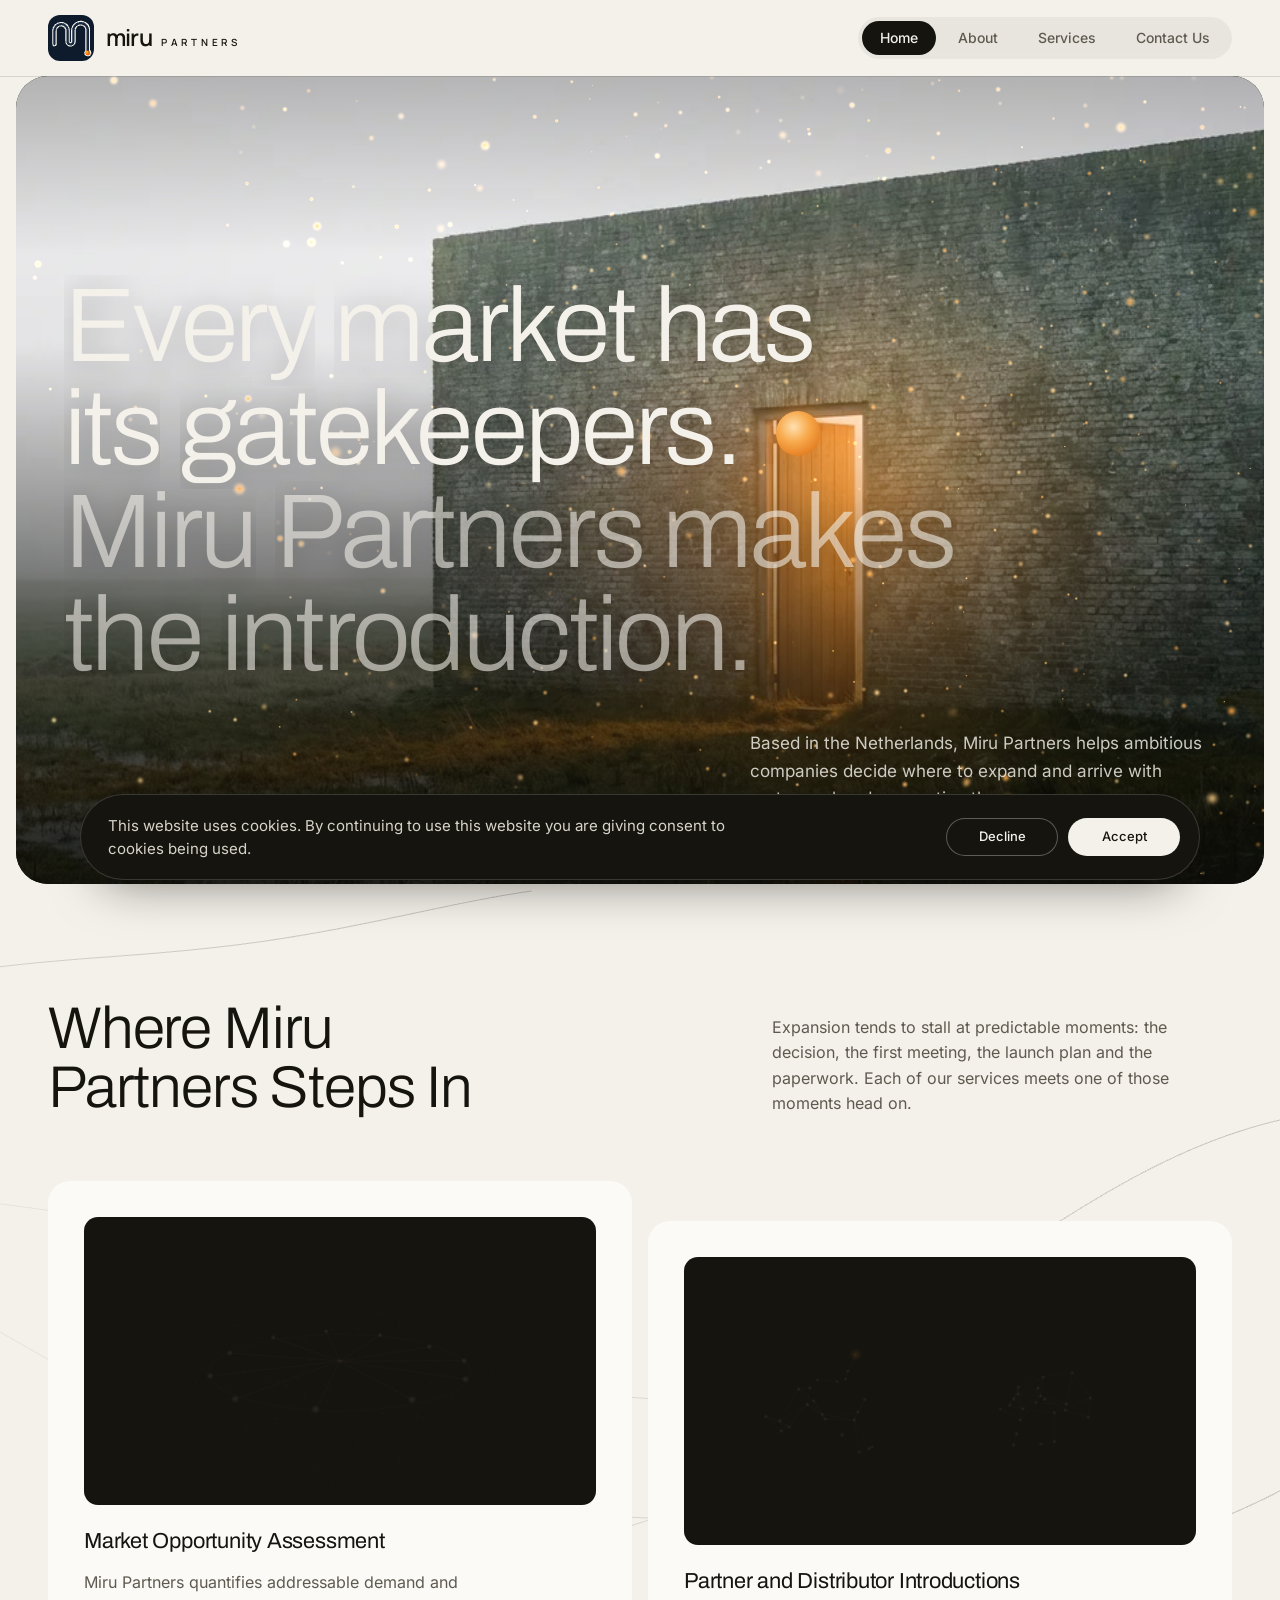
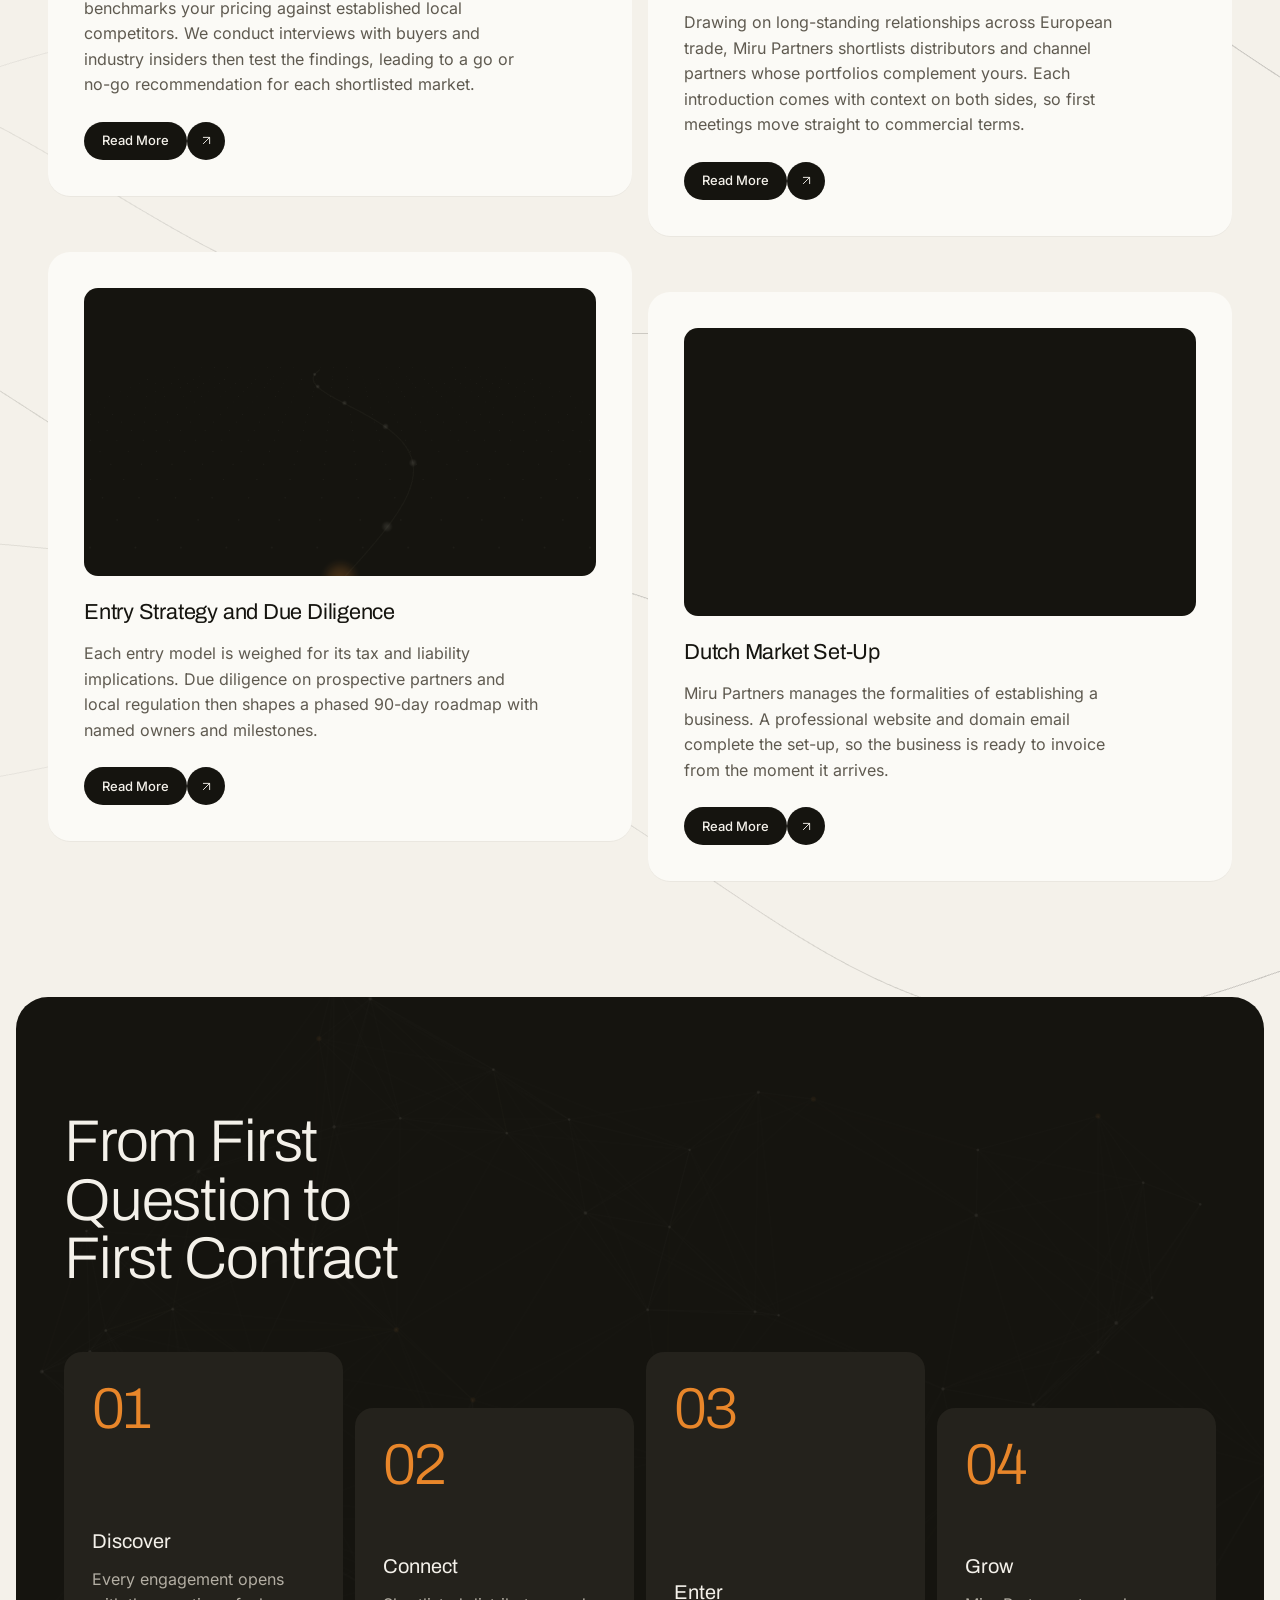
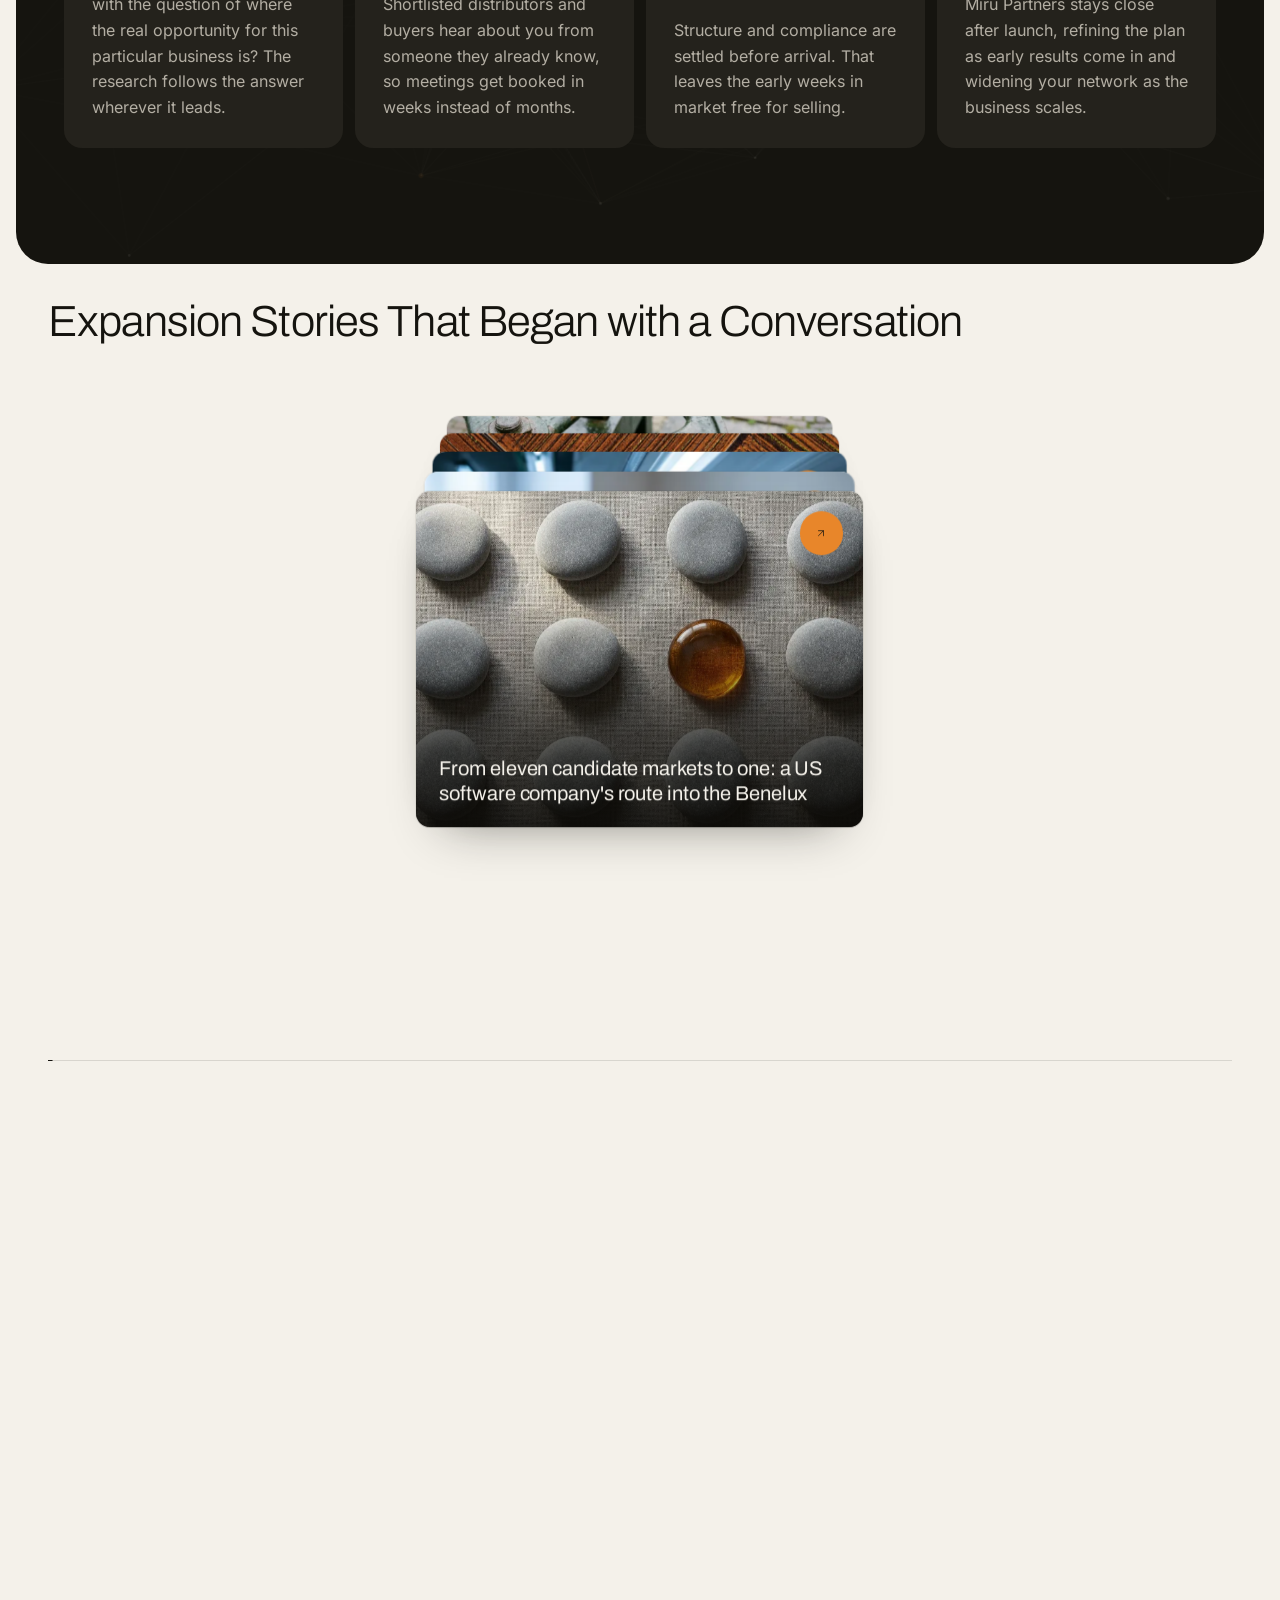
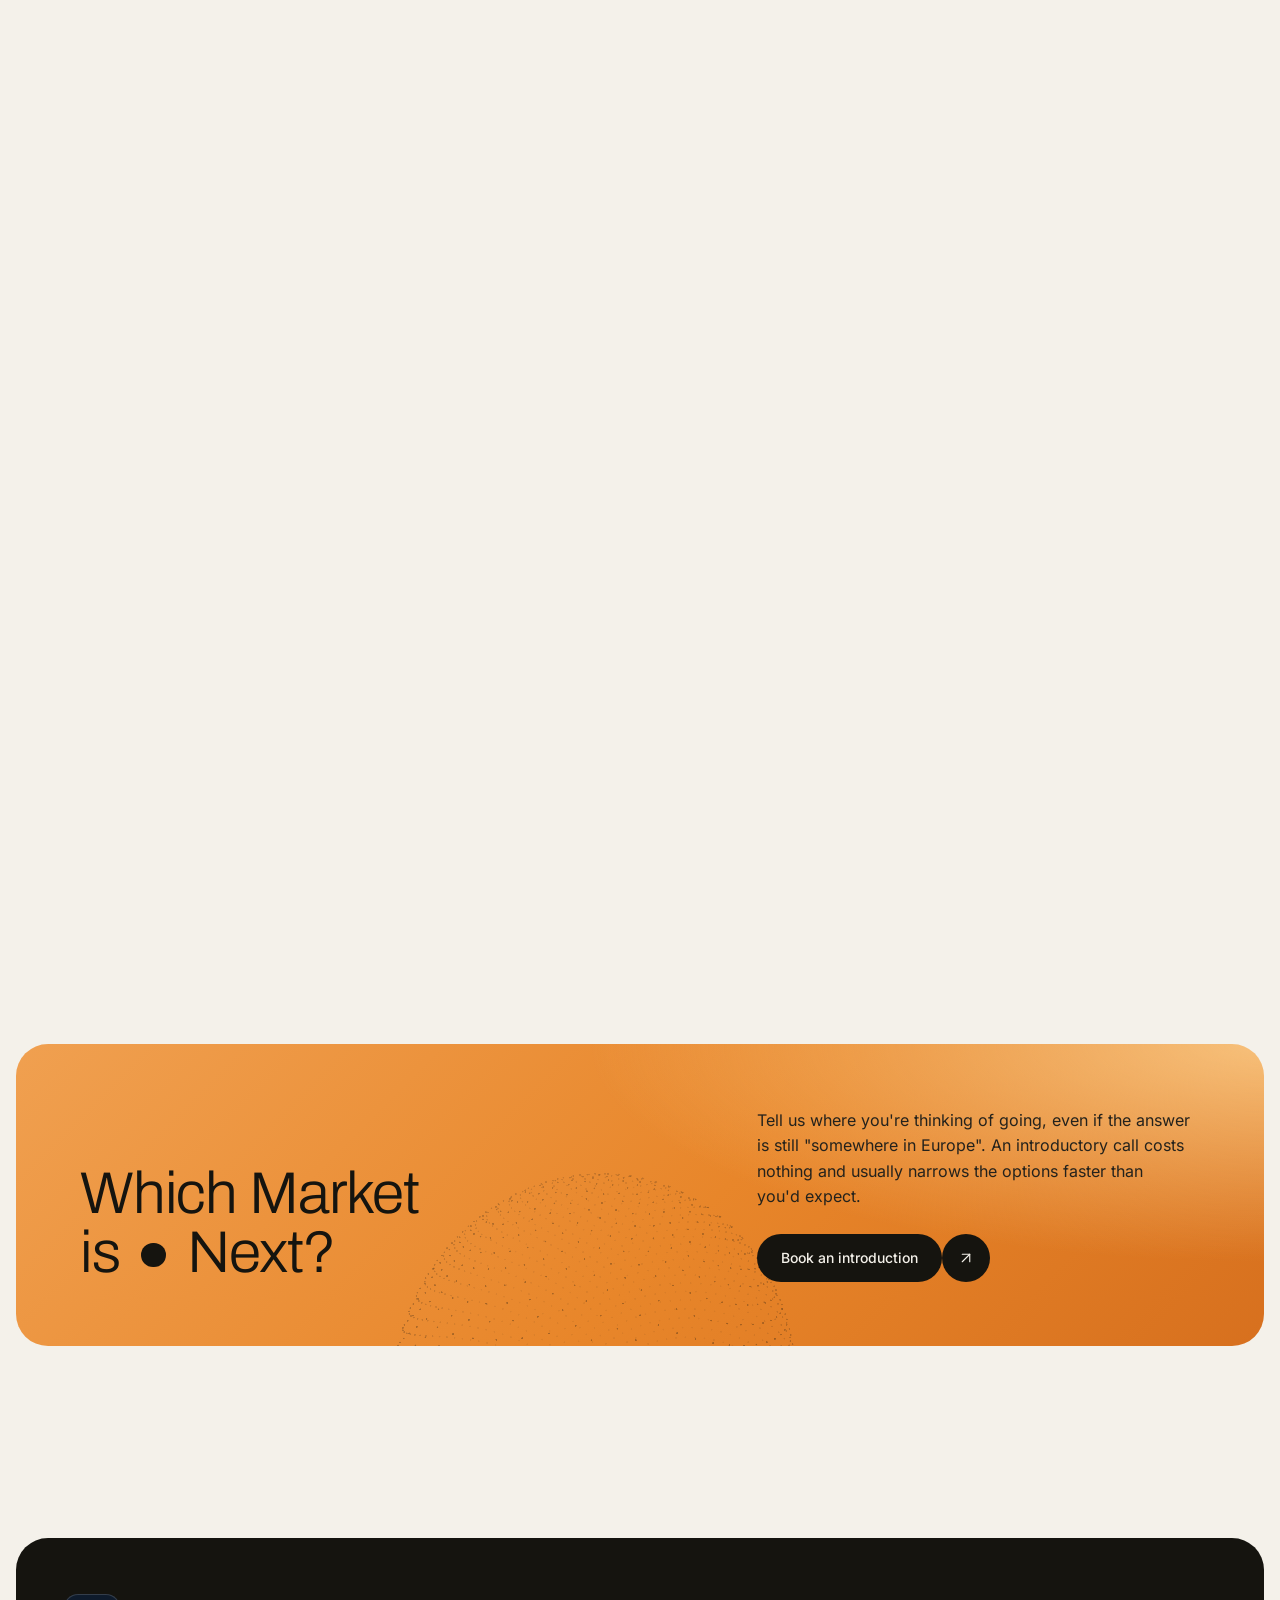
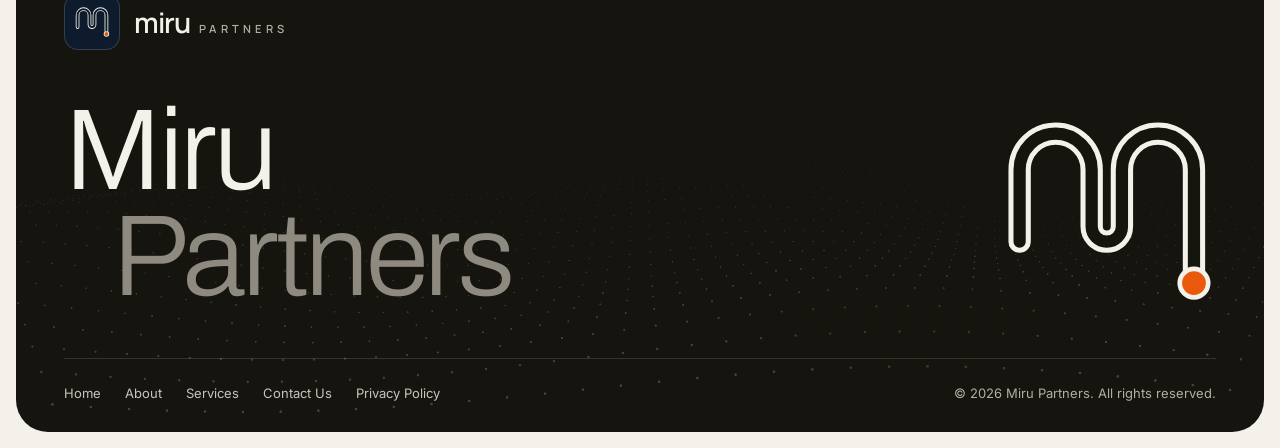
<file: index.html>
<!DOCTYPE html>
<html lang="en">
<head>
  <meta charset="utf-8">
  <meta name="viewport" content="width=device-width, initial-scale=1">
  <title>Miru Partners - Miru Partners makes the introduction.</title>
  <meta name="description" content="Based in the Netherlands, Miru Partners helps ambitious companies decide where to expand and arrive with partners already expecting them.">
  <meta name="keywords" content="Miru Partners">
  <link rel="icon" href="./favicon.svg" type="image/svg+xml">
  <link rel="canonical" href="https://www.mirupartners.com/">
  <link rel="preload" href="assets/fonts/archivo-latin-wdth-normal.woff2" as="font" type="font/woff2" crossorigin>
  <link rel="stylesheet" href="assets/css/styles.css">
</head>
<body>
  <a class="skip-link" href="#main">Skip to main content</a>
  <div class="shell">
    <header class="site-header">
      <a class="logo" href="./" aria-label="Miru Partners, home"><span class="logo__mark" aria-hidden="true"><svg viewBox="0 0 6.04 5.5" fill="none"><path d="M0.6 3.6V1.6A1 1 0 0 1 2.6 1.6V3.18A0.42 0.42 0 0 0 3.44 3.18V1.6A1 1 0 0 1 5.44 1.6V4.75" stroke="#F4F1EA" stroke-width="0.62" stroke-linecap="round" stroke-linejoin="round"/><path d="M0.6 3.6V1.6A1 1 0 0 1 2.6 1.6V3.18A0.42 0.42 0 0 0 3.44 3.18V1.6A1 1 0 0 1 5.44 1.6V4.75" stroke="#0E1B2C" stroke-width="0.34" stroke-linecap="round" stroke-linejoin="round"/><circle cx="5.44" cy="4.75" r="0.46" fill="#F4F1EA"/><circle cx="5.44" cy="4.75" r="0.33" fill="#E8590C"/></svg><canvas></canvas></span><span class="logo__word"><span class="logo__name">miru</span><span class="logo__tag">Partners</span></span></a>
      <button class="menu-toggle" type="button" aria-expanded="false" aria-controls="site-nav" aria-label="Menu"><span></span><span></span></button>
      <nav class="site-nav" id="site-nav" aria-label="Primary">
        <ul>
          <li><a href="./" aria-current="page">Home</a></li>
          <li><a href="about/">About</a></li>
          <li><a href="services/">Services</a></li>
          <li><a href="contact/">Contact Us</a></li>
        </ul>
      </nav>
    </header>

    <main id="main">
      <section class="hero hero--home">
        <div class="hero__media" aria-hidden="true">
          <img src="assets/img/hero-home-1000.webp" srcset="assets/img/hero-home-640.webp 640w, assets/img/hero-home-1000.webp 1000w, assets/img/hero-home-1600.webp 1584w" sizes="100vw" width="1584" height="672" alt="" fetchpriority="high">
          <span class="hero__glow"></span>
          <canvas class="hero__gl" aria-hidden="true"></canvas>
        </div>
        <div class="container hero__grid">
          <h1 class="statement">Every market has its gatekeepers. <span class="orb orb--live" aria-hidden="true"></span> <span class="fade">Miru Partners makes the introduction.</span></h1>
          <div class="hero__aside">
            <p class="body">Based in the Netherlands, Miru Partners helps ambitious companies decide where to expand and arrive with partners already expecting them.</p>
          </div>
        </div>
        <span class="hero__cue" aria-hidden="true"></span>
      </section>

      <section class="section" aria-labelledby="steps-in">
        <div class="container">
          <div class="intro reveal">
            <h2 class="title" id="steps-in">Where Miru Partners Steps In</h2>
            <p class="body">Expansion tends to stall at predictable moments: the decision, the first meeting, the launch plan and the paperwork. Each of our services meets one of those moments head on.</p>
          </div>
          <div class="rows">
            <article class="row reveal">
              <div class="svc__emblem row__emblem" data-emblem="shortlist" aria-hidden="true"></div>
              <h3 class="row__title">Market Opportunity Assessment</h3>
              <p class="body">Miru Partners quantifies addressable demand and benchmarks your pricing against established local competitors. We conduct interviews with buyers and industry insiders then test the findings, leading to a go or no-go recommendation for each shortlisted market.</p>
              <a class="btn btn--sm" href="services/#market-opportunity-assessment" aria-label="Read More: Market Opportunity Assessment"><span class="btn__label">Read More</span><span class="btn__icon" aria-hidden="true"><svg width="16" height="16" viewBox="0 0 24 24" fill="none" stroke="currentColor" stroke-width="1.5" stroke-linecap="round" stroke-linejoin="round"><path d="M7 17 17 7"/><path d="M7 7h10v10"/></svg><svg width="16" height="16" viewBox="0 0 24 24" fill="none" stroke="currentColor" stroke-width="1.5" stroke-linecap="round" stroke-linejoin="round"><path d="M7 17 17 7"/><path d="M7 7h10v10"/></svg></span></a>
            </article>
            <article class="row reveal">
              <div class="svc__emblem row__emblem" data-emblem="bridge" aria-hidden="true"></div>
              <h3 class="row__title">Partner and Distributor Introductions</h3>
              <p class="body">Drawing on long-standing relationships across European trade, Miru Partners shortlists distributors and channel partners whose portfolios complement yours. Each introduction comes with context on both sides, so first meetings move straight to commercial terms.</p>
              <a class="btn btn--sm" href="services/#partner-and-distributor-introductions" aria-label="Read More: Partner and Distributor Introductions"><span class="btn__label">Read More</span><span class="btn__icon" aria-hidden="true"><svg width="16" height="16" viewBox="0 0 24 24" fill="none" stroke="currentColor" stroke-width="1.5" stroke-linecap="round" stroke-linejoin="round"><path d="M7 17 17 7"/><path d="M7 7h10v10"/></svg><svg width="16" height="16" viewBox="0 0 24 24" fill="none" stroke="currentColor" stroke-width="1.5" stroke-linecap="round" stroke-linejoin="round"><path d="M7 17 17 7"/><path d="M7 7h10v10"/></svg></span></a>
            </article>
            <article class="row reveal">
              <div class="svc__emblem row__emblem" data-emblem="roadmap" aria-hidden="true"></div>
              <h3 class="row__title">Entry Strategy and Due Diligence</h3>
              <p class="body">Each entry model is weighed for its tax and liability implications. Due diligence on prospective partners and local regulation then shapes a phased 90-day roadmap with named owners and milestones.</p>
              <a class="btn btn--sm" href="services/#entry-strategy-and-due-diligence" aria-label="Read More: Entry Strategy and Due Diligence"><span class="btn__label">Read More</span><span class="btn__icon" aria-hidden="true"><svg width="16" height="16" viewBox="0 0 24 24" fill="none" stroke="currentColor" stroke-width="1.5" stroke-linecap="round" stroke-linejoin="round"><path d="M7 17 17 7"/><path d="M7 7h10v10"/></svg><svg width="16" height="16" viewBox="0 0 24 24" fill="none" stroke="currentColor" stroke-width="1.5" stroke-linecap="round" stroke-linejoin="round"><path d="M7 17 17 7"/><path d="M7 7h10v10"/></svg></span></a>
            </article>
            <article class="row reveal">
              <div class="svc__emblem row__emblem" data-emblem="setup" aria-hidden="true"></div>
              <h3 class="row__title">Dutch Market Set-Up</h3>
              <p class="body">Miru Partners manages the formalities of establishing a business. A professional website and domain email complete the set-up, so the business is ready to invoice from the moment it arrives.</p>
              <a class="btn btn--sm" href="services/#dutch-market-set-up" aria-label="Read More: Dutch Market Set-Up"><span class="btn__label">Read More</span><span class="btn__icon" aria-hidden="true"><svg width="16" height="16" viewBox="0 0 24 24" fill="none" stroke="currentColor" stroke-width="1.5" stroke-linecap="round" stroke-linejoin="round"><path d="M7 17 17 7"/><path d="M7 7h10v10"/></svg><svg width="16" height="16" viewBox="0 0 24 24" fill="none" stroke="currentColor" stroke-width="1.5" stroke-linecap="round" stroke-linejoin="round"><path d="M7 17 17 7"/><path d="M7 7h10v10"/></svg></span></a>
            </article>
          </div>
        </div>
      </section>

      <section class="section band" aria-labelledby="process">
        <div class="container">
          <h2 class="title reveal measure-14" id="process">From First Question to First Contract</h2>
          <ol class="steps">
            <li class="step reveal">
              <span class="step__num">01</span>
              <h3>Discover</h3>
              <p class="body">Every engagement opens with the question of where the real opportunity for this particular business is? The research follows the answer wherever it leads.</p>
            </li>
            <li class="step reveal">
              <span class="step__num">02</span>
              <h3>Connect</h3>
              <p class="body">Shortlisted distributors and buyers hear about you from someone they already know, so meetings get booked in weeks instead of months.</p>
            </li>
            <li class="step reveal">
              <span class="step__num">03</span>
              <h3>Enter</h3>
              <p class="body">Structure and compliance are settled before arrival. That leaves the early weeks in market free for selling.</p>
            </li>
            <li class="step reveal">
              <span class="step__num">04</span>
              <h3>Grow</h3>
              <p class="body">Miru Partners stays close after launch, refining the plan as early results come in and widening your network as the business scales.</p>
            </li>
          </ol>
        </div>
      </section>

      <section class="tumble" aria-labelledby="stories" data-tumble>
        <div class="tumble__sticky">
          <div class="container tumble__head">
            <h2 class="title title--sm" id="stories">Expansion Stories That Began with a Conversation</h2>
          </div>
          <div class="tumble__scene">
            <a class="tumble__card" href="services/#case-benelux">
              <img src="assets/img/story-benelux-720.webp" width="720" height="540" alt="" decoding="async" draggable="false">
              <span class="tumble__text">From eleven candidate markets to one: a US software company's route into the Benelux</span>
              <span class="tumble__arrow" aria-hidden="true"><svg width="12" height="12" viewBox="0 0 24 24" fill="none" stroke="currentColor" stroke-width="1.5" stroke-linecap="round" stroke-linejoin="round" aria-hidden="true"><path d="M7 17 17 7"/><path d="M7 7h10v10"/></svg></span>
            </a>
            <a class="tumble__card" href="services/#case-nordics" tabindex="-1">
              <img src="assets/img/story-nordics-720.webp" width="720" height="540" alt="" decoding="async" draggable="false">
              <span class="tumble__text">Why a Canadian medical device maker entered the Nordics before France</span>
              <span class="tumble__arrow" aria-hidden="true"><svg width="12" height="12" viewBox="0 0 24 24" fill="none" stroke="currentColor" stroke-width="1.5" stroke-linecap="round" stroke-linejoin="round" aria-hidden="true"><path d="M7 17 17 7"/><path d="M7 7h10v10"/></svg></span>
            </a>
            <a class="tumble__card" href="services/#case-supermarket" tabindex="-1">
              <img src="assets/img/story-supermarket-720.webp" width="720" height="540" alt="" decoding="async" draggable="false">
              <span class="tumble__text">How a Scandinavian food producer reached Dutch supermarket shelves within a year</span>
              <span class="tumble__arrow" aria-hidden="true"><svg width="12" height="12" viewBox="0 0 24 24" fill="none" stroke="currentColor" stroke-width="1.5" stroke-linecap="round" stroke-linejoin="round" aria-hidden="true"><path d="M7 17 17 7"/><path d="M7 7h10v10"/></svg></span>
            </a>
            <a class="tumble__card" href="services/#case-spain" tabindex="-1">
              <img src="assets/img/story-spain-720.webp" width="720" height="540" alt="" loading="lazy" decoding="async" draggable="false">
              <span class="tumble__text">Why a New Zealand agritech firm signed regional distributors across Spain in place of a single national partner</span>
              <span class="tumble__arrow" aria-hidden="true"><svg width="12" height="12" viewBox="0 0 24 24" fill="none" stroke="currentColor" stroke-width="1.5" stroke-linecap="round" stroke-linejoin="round" aria-hidden="true"><path d="M7 17 17 7"/><path d="M7 7h10v10"/></svg></span>
            </a>
            <a class="tumble__card" href="services/#case-dutch-bv" tabindex="-1">
              <img src="assets/img/story-dutch-bv-720.webp" width="720" height="540" alt="" loading="lazy" decoding="async" draggable="false">
              <span class="tumble__text">A German engineering firm's staged move from sales agent to Dutch BV</span>
              <span class="tumble__arrow" aria-hidden="true"><svg width="12" height="12" viewBox="0 0 24 24" fill="none" stroke="currentColor" stroke-width="1.5" stroke-linecap="round" stroke-linejoin="round" aria-hidden="true"><path d="M7 17 17 7"/><path d="M7 7h10v10"/></svg></span>
            </a>
            <a class="tumble__card" href="services/#case-france" tabindex="-1">
              <img src="assets/img/story-france-720.webp" width="720" height="540" alt="" loading="lazy" decoding="async" draggable="false">
              <span class="tumble__text">Expanding into France without premature overhead: a UK manufacturer's phased entry</span>
              <span class="tumble__arrow" aria-hidden="true"><svg width="12" height="12" viewBox="0 0 24 24" fill="none" stroke="currentColor" stroke-width="1.5" stroke-linecap="round" stroke-linejoin="round" aria-hidden="true"><path d="M7 17 17 7"/><path d="M7 7h10v10"/></svg></span>
            </a>
            <a class="tumble__card" href="services/#case-amsterdam" tabindex="-1">
              <img src="assets/img/story-amsterdam-720.webp" width="720" height="540" alt="" loading="lazy" decoding="async" draggable="false">
              <span class="tumble__text">An Australian homeware brand trading from Amsterdam within six weeks of arrival</span>
              <span class="tumble__arrow" aria-hidden="true"><svg width="12" height="12" viewBox="0 0 24 24" fill="none" stroke="currentColor" stroke-width="1.5" stroke-linecap="round" stroke-linejoin="round" aria-hidden="true"><path d="M7 17 17 7"/><path d="M7 7h10v10"/></svg></span>
            </a>
            <a class="tumble__card" href="services/#case-rotterdam" tabindex="-1">
              <img src="assets/img/story-rotterdam-720.webp" width="720" height="540" alt="" loading="lazy" decoding="async" draggable="false">
              <span class="tumble__text">From first enquiry to first Dutch invoice: how an Indian IT services firm set up in Rotterdam</span>
              <span class="tumble__arrow" aria-hidden="true"><svg width="12" height="12" viewBox="0 0 24 24" fill="none" stroke="currentColor" stroke-width="1.5" stroke-linecap="round" stroke-linejoin="round" aria-hidden="true"><path d="M7 17 17 7"/><path d="M7 7h10v10"/></svg></span>
            </a>
          </div>
          <div class="container tumble__bar" aria-hidden="true"><span></span></div>
        </div>
      </section>

      <section class="section hairline" aria-labelledby="next">
        <div class="container cta reveal">
          <h2 class="title" id="next">Which Market is <span class="orb" aria-hidden="true"></span> Next?</h2>
          <div class="cta__text">
            <p class="body">Tell us where you're thinking of going, even if the answer is still "somewhere in Europe". An introductory call costs nothing and usually narrows the options faster than you'd expect.</p>
            <a class="btn" href="contact/"><span class="btn__label">Book an introduction</span><span class="btn__icon" aria-hidden="true"><svg width="16" height="16" viewBox="0 0 24 24" fill="none" stroke="currentColor" stroke-width="1.5" stroke-linecap="round" stroke-linejoin="round"><path d="M7 17 17 7"/><path d="M7 7h10v10"/></svg><svg width="16" height="16" viewBox="0 0 24 24" fill="none" stroke="currentColor" stroke-width="1.5" stroke-linecap="round" stroke-linejoin="round"><path d="M7 17 17 7"/><path d="M7 7h10v10"/></svg></span></a>
          </div>
        </div>
      </section>
    </main>

    <footer class="site-footer">
      <div class="container">
        <a class="logo logo--footer" href="./" aria-label="Miru Partners, home"><span class="logo__mark" aria-hidden="true"><svg viewBox="0 0 6.04 5.5" fill="none"><path d="M0.6 3.6V1.6A1 1 0 0 1 2.6 1.6V3.18A0.42 0.42 0 0 0 3.44 3.18V1.6A1 1 0 0 1 5.44 1.6V4.75" stroke="#F4F1EA" stroke-width="0.62" stroke-linecap="round" stroke-linejoin="round"/><path d="M0.6 3.6V1.6A1 1 0 0 1 2.6 1.6V3.18A0.42 0.42 0 0 0 3.44 3.18V1.6A1 1 0 0 1 5.44 1.6V4.75" stroke="#0E1B2C" stroke-width="0.34" stroke-linecap="round" stroke-linejoin="round"/><circle cx="5.44" cy="4.75" r="0.46" fill="#F4F1EA"/><circle cx="5.44" cy="4.75" r="0.33" fill="#E8590C"/></svg></span><span class="logo__word" aria-hidden="true"><span class="logo__name">miru</span><span class="logo__tag">Partners</span></span></a>
        <div class="site-footer__brand"><p class="site-footer__mark" aria-hidden="true"><span>Miru</span><span>Partners</span></p><svg class="site-footer__symbol" viewBox="0 0 6.04 5.5" fill="none"><path d="M0.6 3.6V1.6A1 1 0 0 1 2.6 1.6V3.18A0.42 0.42 0 0 0 3.44 3.18V1.6A1 1 0 0 1 5.44 1.6V4.75" stroke="#F4F1EA" stroke-width="0.62" stroke-linecap="round" stroke-linejoin="round"/><path d="M0.6 3.6V1.6A1 1 0 0 1 2.6 1.6V3.18A0.42 0.42 0 0 0 3.44 3.18V1.6A1 1 0 0 1 5.44 1.6V4.75" stroke="#15140F" stroke-width="0.34" stroke-linecap="round" stroke-linejoin="round"/><g class="sym-dot" transform="translate(5.44 4.75)" tabindex="0" role="slider" aria-label="Orange dot on the Miru mark: drag it along the M" aria-valuemin="0" aria-valuemax="100" aria-valuenow="100" aria-valuetext="End of the M"><circle class="sym-dot__hit" r="0.95" fill="transparent"/><circle r="0.46" fill="#F4F1EA"/><circle class="sym-dot__core" r="0.33" fill="#E8590C"/></g></svg></div>
        <div class="site-footer__row">
          <nav aria-label="Footer">
            <ul>
              <li><a href="./">Home</a></li>
              <li><a href="about/">About</a></li>
              <li><a href="services/">Services</a></li>
              <li><a href="contact/">Contact Us</a></li>
              <li><a href="privacy-policy/">Privacy Policy</a></li>
            </ul>
          </nav>
          <p>&copy; 2026 Miru Partners. All rights reserved.</p>
        </div>
      </div>
    </footer>
  </div>
  <!-- cookie copy below is a placeholder -->
  <section class="cookie" id="cookie-consent" aria-label="Cookie consent" hidden>
    <p class="cookie__text" id="cookie-consent-text">This website uses cookies. By continuing to use this website you are giving consent to cookies being used.</p>
    <div class="cookie__actions">
      <button class="btn btn--outline btn--sm cookie__decline" type="button" data-cookie-choice="declined"><span class="btn__label">Decline</span></button>
      <button class="btn btn--sm cookie__accept" type="button" data-cookie-choice="accepted"><span class="btn__label">Accept</span></button>
    </div>
  </section>
  <script src="assets/js/vendor/three.min.js" defer></script>
  <script type="module" src="assets/js/main.js"></script>
</body>
</html>
</file>
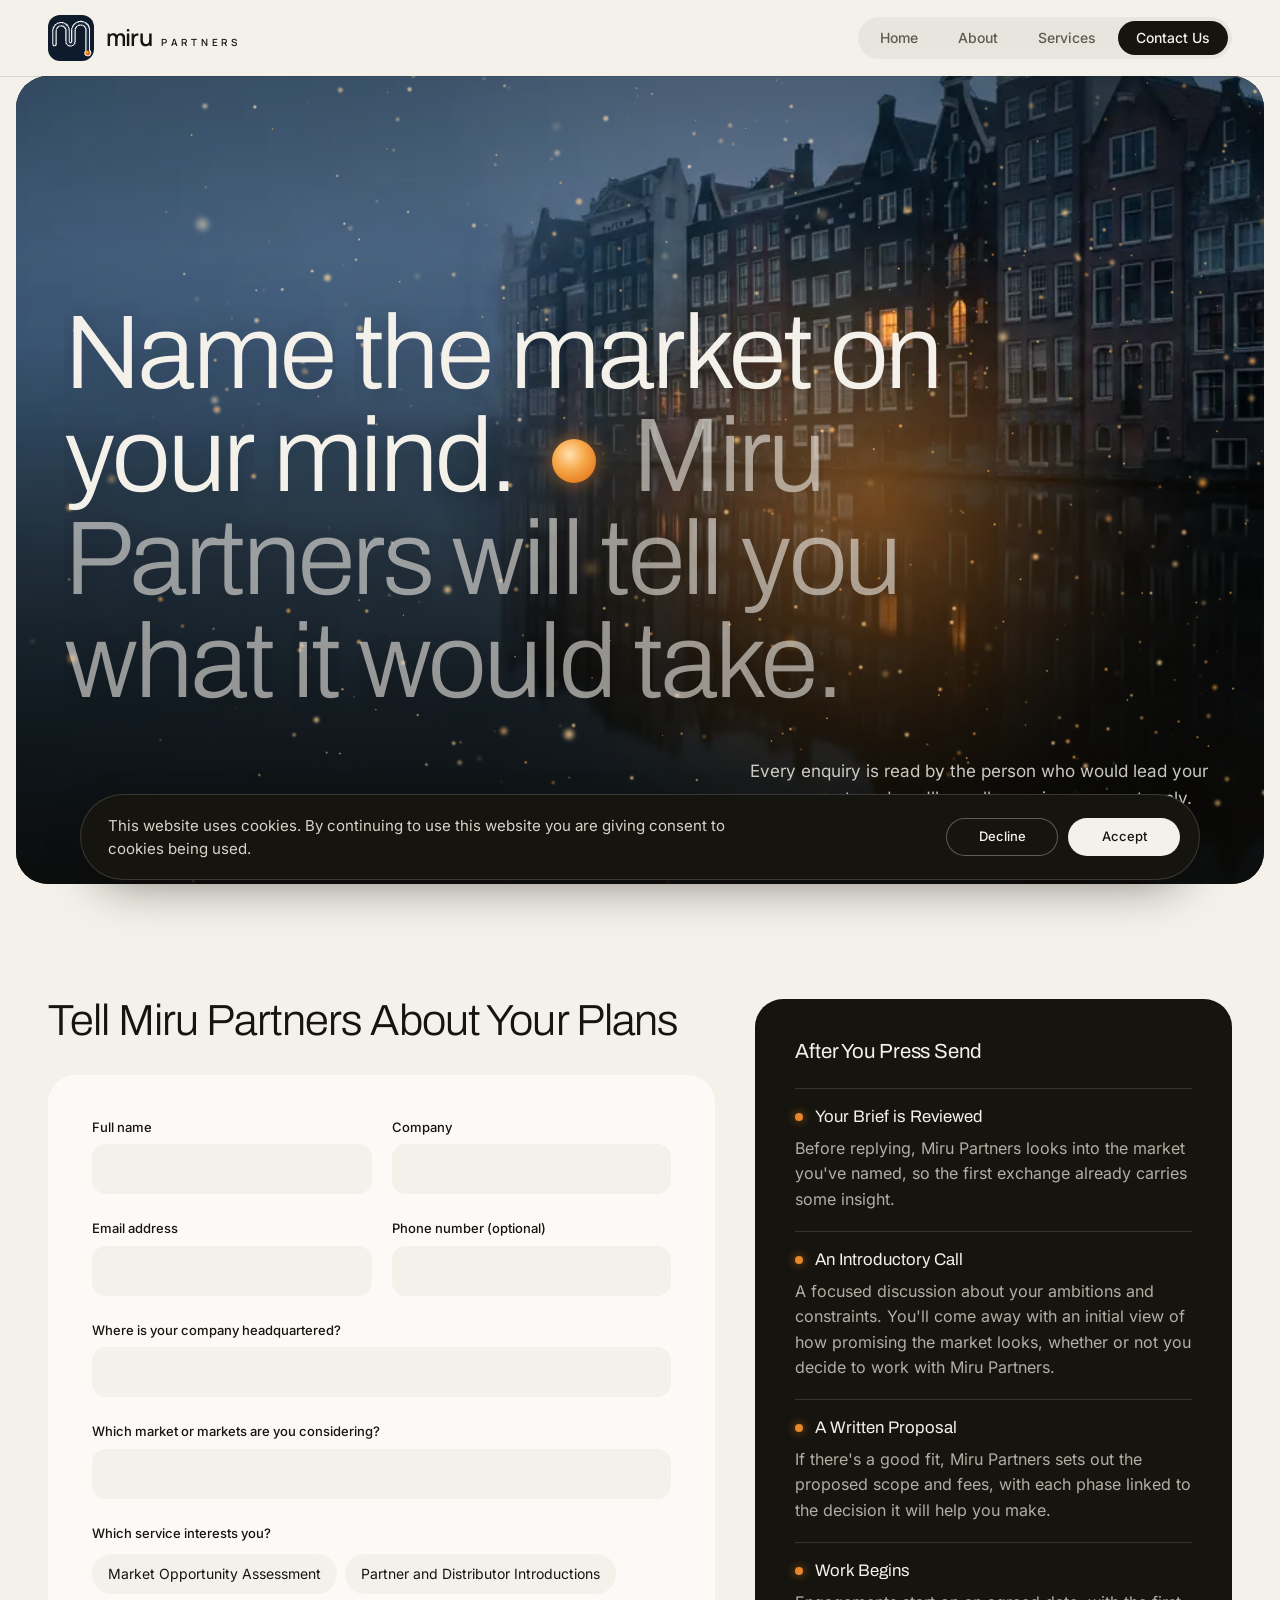
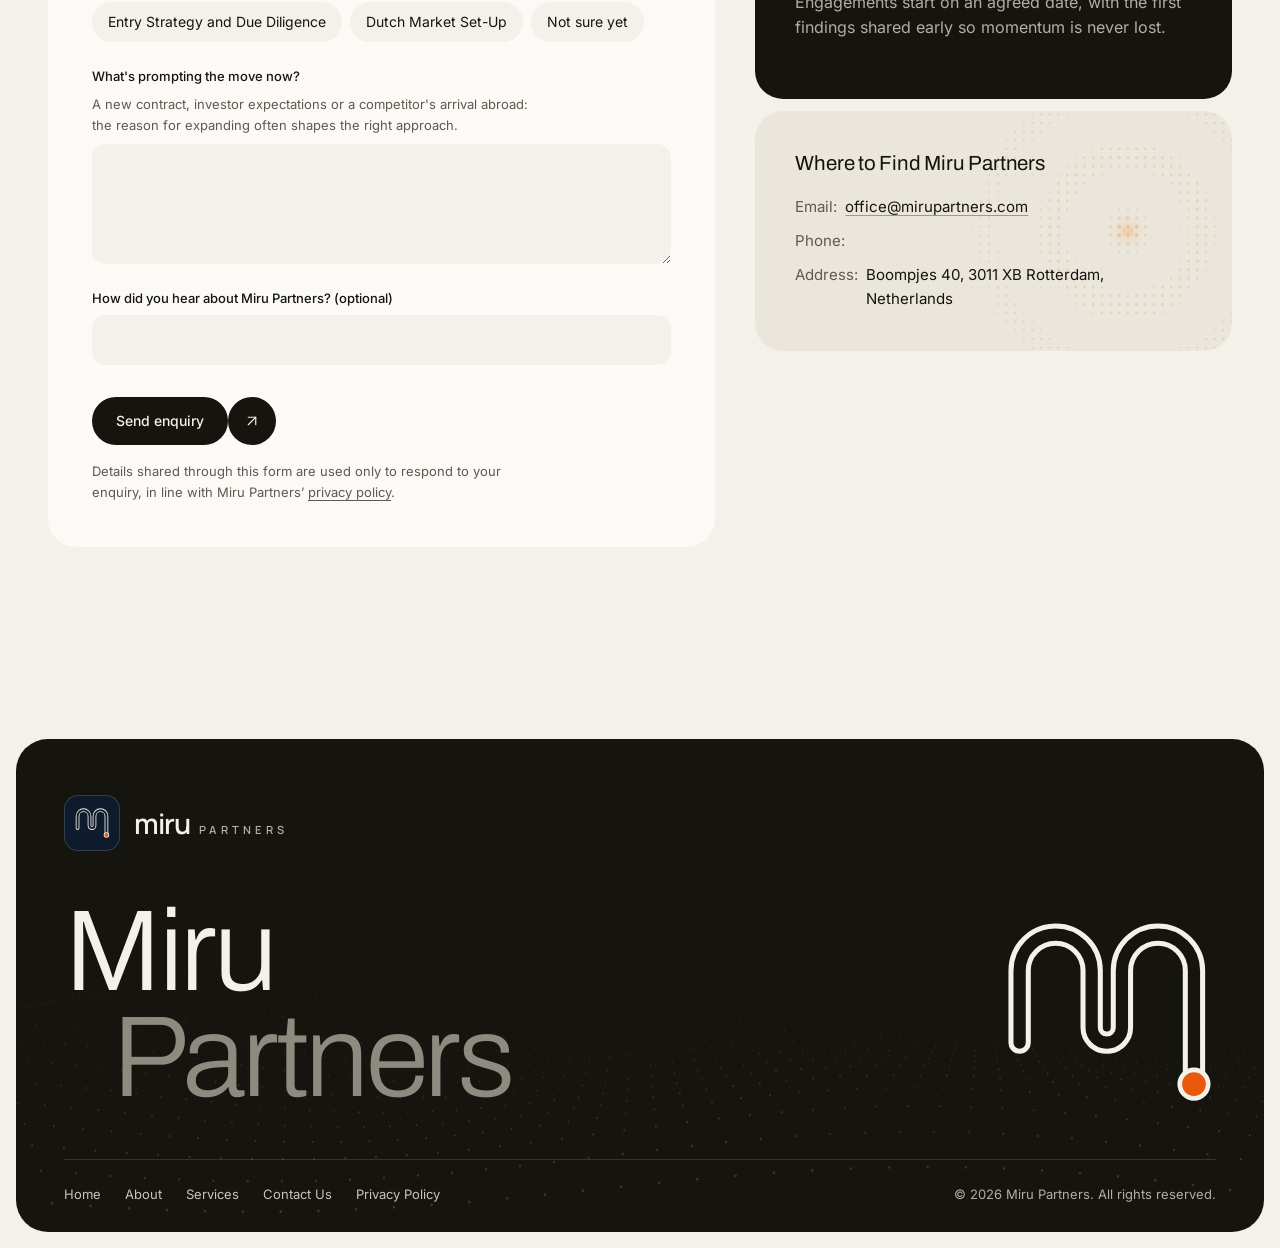
<file: contact/index.html>
<!DOCTYPE html>
<html lang="en">
<head>
  <meta charset="utf-8">
  <meta name="viewport" content="width=device-width, initial-scale=1">
  <title>Miru Partners - Contact Us</title>
  <meta name="description" content="Miru Partners will tell you what it would take.">
  <meta name="keywords" content="Miru Partners, Miru Partners Contact">
  <link rel="icon" href="../favicon.svg" type="image/svg+xml">
  <link rel="canonical" href="https://www.mirupartners.com/contact/">
  <link rel="preload" href="../assets/fonts/archivo-latin-wdth-normal.woff2" as="font" type="font/woff2" crossorigin>
  <link rel="stylesheet" href="../assets/css/styles.css">
</head>
<body>
  <a class="skip-link" href="#main">Skip to main content</a>
  <div class="shell">
    <header class="site-header">
      <a class="logo" href="../" aria-label="Miru Partners, home"><span class="logo__mark" aria-hidden="true"><svg viewBox="0 0 6.04 5.5" fill="none"><path d="M0.6 3.6V1.6A1 1 0 0 1 2.6 1.6V3.18A0.42 0.42 0 0 0 3.44 3.18V1.6A1 1 0 0 1 5.44 1.6V4.75" stroke="#F4F1EA" stroke-width="0.62" stroke-linecap="round" stroke-linejoin="round"/><path d="M0.6 3.6V1.6A1 1 0 0 1 2.6 1.6V3.18A0.42 0.42 0 0 0 3.44 3.18V1.6A1 1 0 0 1 5.44 1.6V4.75" stroke="#0E1B2C" stroke-width="0.34" stroke-linecap="round" stroke-linejoin="round"/><circle cx="5.44" cy="4.75" r="0.46" fill="#F4F1EA"/><circle cx="5.44" cy="4.75" r="0.33" fill="#E8590C"/></svg><canvas></canvas></span><span class="logo__word"><span class="logo__name">miru</span><span class="logo__tag">Partners</span></span></a>
      <button class="menu-toggle" type="button" aria-expanded="false" aria-controls="site-nav" aria-label="Menu"><span></span><span></span></button>
      <nav class="site-nav" id="site-nav" aria-label="Primary">
        <ul>
          <li><a href="../">Home</a></li>
          <li><a href="../about/">About</a></li>
          <li><a href="../services/">Services</a></li>
          <li><a href="../contact/" aria-current="page">Contact Us</a></li>
        </ul>
      </nav>
    </header>

    <main id="main">
      <section class="hero hero--contact">
        <div class="hero__media" aria-hidden="true">
          <img src="../assets/img/hero-contact-1000.webp" srcset="../assets/img/hero-contact-640.webp 640w, ../assets/img/hero-contact-1000.webp 1000w, ../assets/img/hero-contact-1600.webp 1584w" sizes="100vw" width="1584" height="672" alt="" fetchpriority="high">
          <span class="hero__glow"></span>
          <canvas class="hero__gl" aria-hidden="true"></canvas>
        </div>
        <div class="container hero__grid">
          <h1 class="statement">Name the market on your mind. <span class="orb orb--live" aria-hidden="true"></span> <span class="fade">Miru Partners will tell you what it would take.</span></h1>
          <div class="hero__aside">
            <p class="body">Every enquiry is read by the person who would lead your engagement, and you'll usually receive a prompt reply.</p>
          </div>
        </div>
        <span class="hero__cue" aria-hidden="true"></span>
      </section>

      <section class="section" aria-labelledby="plans">
        <div class="container contact-grid">
          <div>
            <h2 class="title title--sm reveal" id="plans">Tell Miru Partners About Your Plans</h2>
            <form class="form" id="enquiry" action="mailto:office@mirupartners.com" method="post" enctype="text/plain" data-recipient="office@mirupartners.com">
              <div class="form__pair">
                <div class="field">
                  <label for="name">Full name</label>
                  <input id="name" name="name" type="text" autocomplete="name" required>
                </div>
                <div class="field">
                  <label for="company">Company</label>
                  <input id="company" name="company" type="text" autocomplete="organization" required>
                </div>
              </div>
              <div class="form__pair">
                <div class="field">
                  <label for="email">Email address</label>
                  <input id="email" name="email" type="email" autocomplete="email" required>
                </div>
                <div class="field">
                  <label for="phone">Phone number (optional)</label>
                  <input id="phone" name="phone" type="tel" autocomplete="tel">
                </div>
              </div>
              <div class="field">
                <label for="hq">Where is your company headquartered?</label>
                <input id="hq" name="headquarters" type="text" autocomplete="country-name">
              </div>
              <div class="field">
                <label for="markets">Which market or markets are you considering?</label>
                <input id="markets" name="markets" type="text">
              </div>
              <fieldset class="field">
                <legend>Which service interests you?</legend>
                <div class="chips">
                  <label class="chip"><input type="checkbox" name="service" value="Market Opportunity Assessment"><span>Market Opportunity Assessment</span></label>
                  <label class="chip"><input type="checkbox" name="service" value="Partner and Distributor Introductions"><span>Partner and Distributor Introductions</span></label>
                  <label class="chip"><input type="checkbox" name="service" value="Entry Strategy and Due Diligence"><span>Entry Strategy and Due Diligence</span></label>
                  <label class="chip"><input type="checkbox" name="service" value="Dutch Market Set-Up"><span>Dutch Market Set-Up</span></label>
                  <label class="chip"><input type="checkbox" name="service" value="Not sure yet"><span>Not sure yet</span></label>
                </div>
              </fieldset>
              <div class="field">
                <label for="prompt">What's prompting the move now?</label>
                <p class="field__help" id="prompt-help">A new contract, investor expectations or a competitor's arrival abroad: the reason for expanding often shapes the right approach.</p>
                <textarea id="prompt" name="prompt" aria-describedby="prompt-help"></textarea>
              </div>
              <div class="field">
                <label for="source">How did you hear about Miru Partners? (optional)</label>
                <input id="source" name="source" type="text">
              </div>
              <div class="form__foot">
                <button class="btn" type="submit"><span class="btn__label">Send enquiry</span><span class="btn__icon" aria-hidden="true"><svg width="16" height="16" viewBox="0 0 24 24" fill="none" stroke="currentColor" stroke-width="1.5" stroke-linecap="round" stroke-linejoin="round"><path d="M7 17 17 7"/><path d="M7 7h10v10"/></svg><svg width="16" height="16" viewBox="0 0 24 24" fill="none" stroke="currentColor" stroke-width="1.5" stroke-linecap="round" stroke-linejoin="round"><path d="M7 17 17 7"/><path d="M7 7h10v10"/></svg></span></button>
                <p class="form__note form__status" id="enquiry-status" role="status" aria-live="polite" hidden></p>
                <p class="form__note">Details shared through this form are used only to respond to your enquiry, in line with Miru Partners’ <a href="../privacy-policy/">privacy policy</a>.</p>
              </div>
            </form>
          </div>

          <aside>
            <div class="reveal aside-block">
              <h2 class="heading">After You Press Send</h2>
              <ol class="after">
                <li>
                  <h3>Your Brief is Reviewed</h3>
                  <p class="body">Before replying, Miru Partners looks into the market you've named, so the first exchange already carries some insight.</p>
                </li>
                <li>
                  <h3>An Introductory Call</h3>
                  <p class="body">A focused discussion about your ambitions and constraints. You'll come away with an initial view of how promising the market looks, whether or not you decide to work with Miru Partners.</p>
                </li>
                <li>
                  <h3>A Written Proposal</h3>
                  <p class="body">If there's a good fit, Miru Partners sets out the proposed scope and fees, with each phase linked to the decision it will help you make.</p>
                </li>
                <li>
                  <h3>Work Begins</h3>
                  <p class="body">Engagements start on an agreed date, with the first findings shared early so momentum is never lost.</p>
                </li>
              </ol>
            </div>
            <div class="reveal aside-block">
              <h2 class="heading">Where to Find Miru Partners</h2>
              <dl class="details">
                <div><dt>Email:</dt><dd><a href="mailto:office@mirupartners.com">office@mirupartners.com</a></dd></div>
                <div><dt>Phone:</dt><dd></dd></div>
                <div><dt>Address:</dt><dd><address>Boompjes 40, 3011 XB Rotterdam, Netherlands</address></dd></div>
              </dl>
            </div>
          </aside>
        </div>
      </section>
    </main>

    <footer class="site-footer">
      <div class="container">
        <a class="logo logo--footer" href="../" aria-label="Miru Partners, home"><span class="logo__mark" aria-hidden="true"><svg viewBox="0 0 6.04 5.5" fill="none"><path d="M0.6 3.6V1.6A1 1 0 0 1 2.6 1.6V3.18A0.42 0.42 0 0 0 3.44 3.18V1.6A1 1 0 0 1 5.44 1.6V4.75" stroke="#F4F1EA" stroke-width="0.62" stroke-linecap="round" stroke-linejoin="round"/><path d="M0.6 3.6V1.6A1 1 0 0 1 2.6 1.6V3.18A0.42 0.42 0 0 0 3.44 3.18V1.6A1 1 0 0 1 5.44 1.6V4.75" stroke="#0E1B2C" stroke-width="0.34" stroke-linecap="round" stroke-linejoin="round"/><circle cx="5.44" cy="4.75" r="0.46" fill="#F4F1EA"/><circle cx="5.44" cy="4.75" r="0.33" fill="#E8590C"/></svg></span><span class="logo__word" aria-hidden="true"><span class="logo__name">miru</span><span class="logo__tag">Partners</span></span></a>
        <div class="site-footer__brand"><p class="site-footer__mark" aria-hidden="true"><span>Miru</span><span>Partners</span></p><svg class="site-footer__symbol" viewBox="0 0 6.04 5.5" fill="none"><path d="M0.6 3.6V1.6A1 1 0 0 1 2.6 1.6V3.18A0.42 0.42 0 0 0 3.44 3.18V1.6A1 1 0 0 1 5.44 1.6V4.75" stroke="#F4F1EA" stroke-width="0.62" stroke-linecap="round" stroke-linejoin="round"/><path d="M0.6 3.6V1.6A1 1 0 0 1 2.6 1.6V3.18A0.42 0.42 0 0 0 3.44 3.18V1.6A1 1 0 0 1 5.44 1.6V4.75" stroke="#15140F" stroke-width="0.34" stroke-linecap="round" stroke-linejoin="round"/><g class="sym-dot" transform="translate(5.44 4.75)" tabindex="0" role="slider" aria-label="Orange dot on the Miru mark: drag it along the M" aria-valuemin="0" aria-valuemax="100" aria-valuenow="100" aria-valuetext="End of the M"><circle class="sym-dot__hit" r="0.95" fill="transparent"/><circle r="0.46" fill="#F4F1EA"/><circle class="sym-dot__core" r="0.33" fill="#E8590C"/></g></svg></div>
        <div class="site-footer__row">
          <nav aria-label="Footer">
            <ul>
              <li><a href="../">Home</a></li>
              <li><a href="../about/">About</a></li>
              <li><a href="../services/">Services</a></li>
              <li><a href="../contact/">Contact Us</a></li>
              <li><a href="../privacy-policy/">Privacy Policy</a></li>
            </ul>
          </nav>
          <p>&copy; 2026 Miru Partners. All rights reserved.</p>
        </div>
      </div>
    </footer>
  </div>
  <!-- cookie copy below is a placeholder -->
  <section class="cookie" id="cookie-consent" aria-label="Cookie consent" hidden>
    <p class="cookie__text" id="cookie-consent-text">This website uses cookies. By continuing to use this website you are giving consent to cookies being used.</p>
    <div class="cookie__actions">
      <button class="btn btn--outline btn--sm cookie__decline" type="button" data-cookie-choice="declined"><span class="btn__label">Decline</span></button>
      <button class="btn btn--sm cookie__accept" type="button" data-cookie-choice="accepted"><span class="btn__label">Accept</span></button>
    </div>
  </section>
  <script src="../assets/js/vendor/three.min.js" defer></script>
  <script type="module" src="../assets/js/main.js"></script>
</body>
</html>
</file>
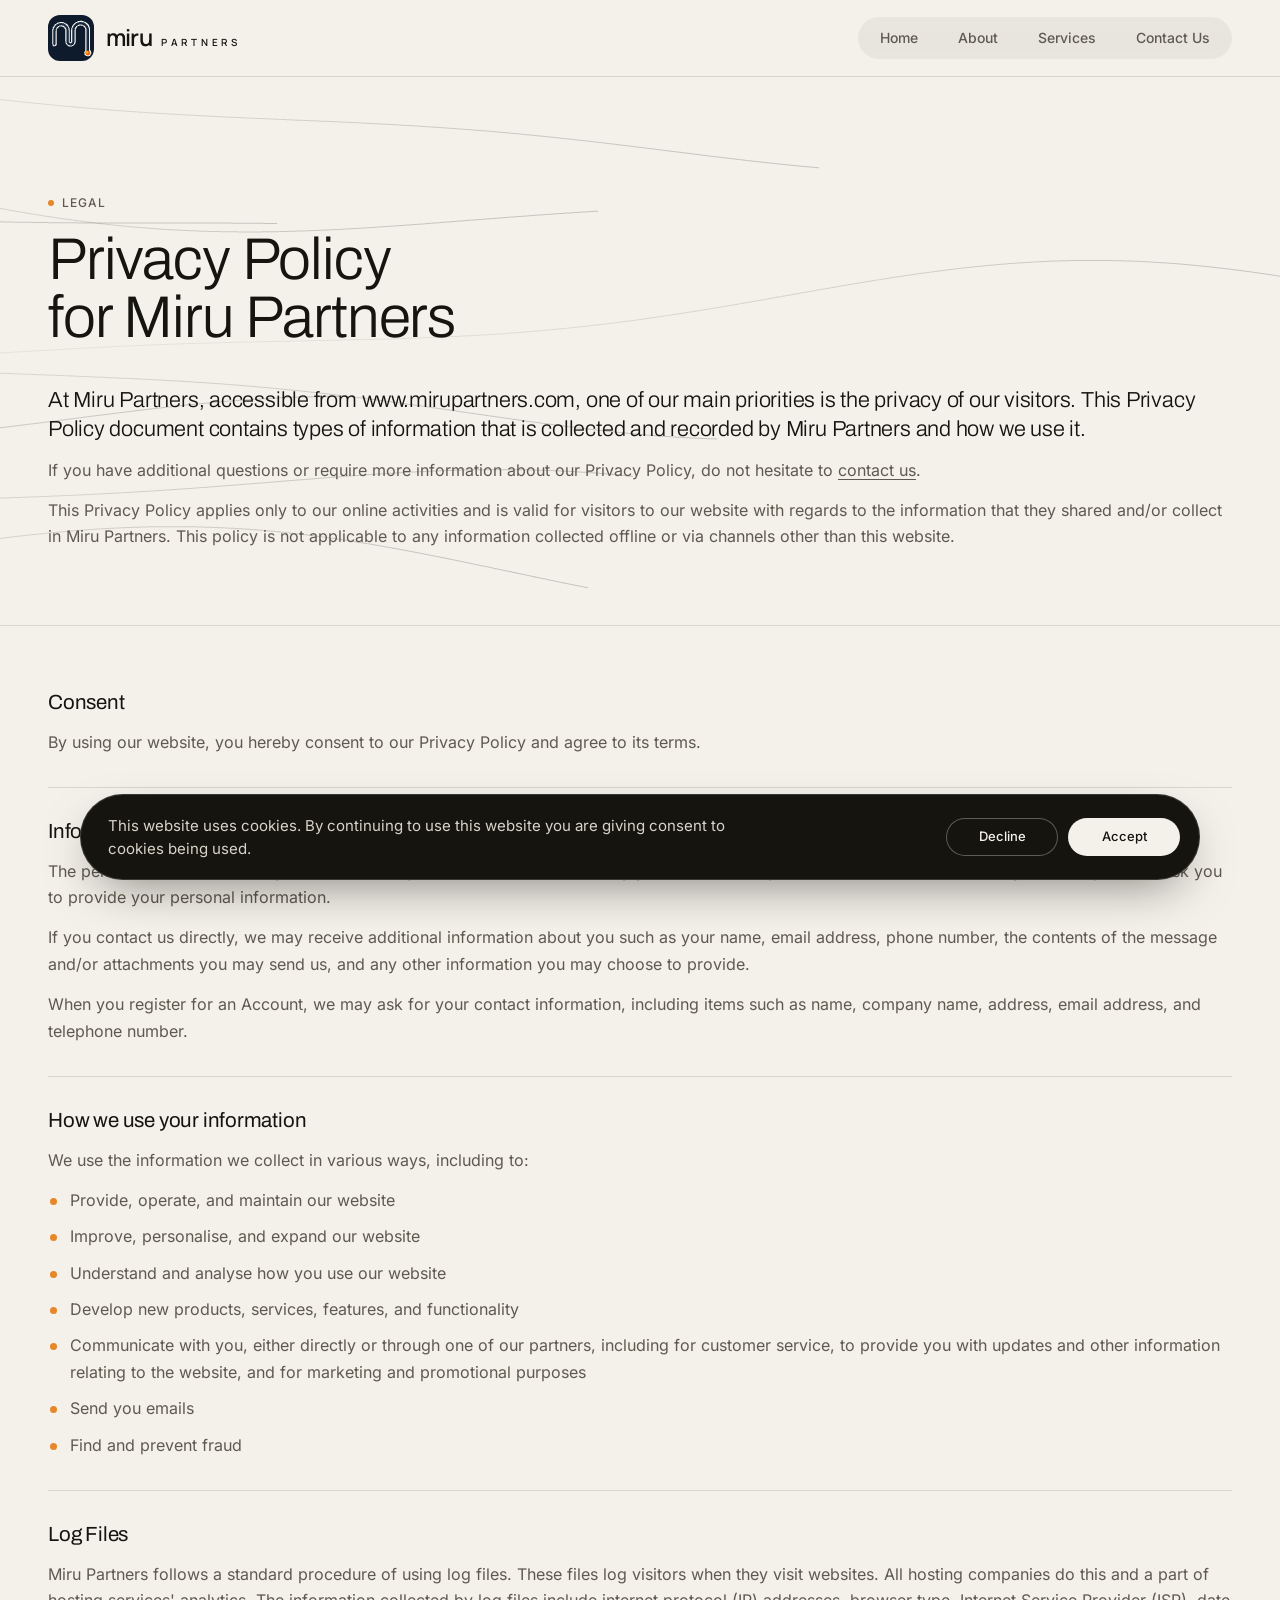
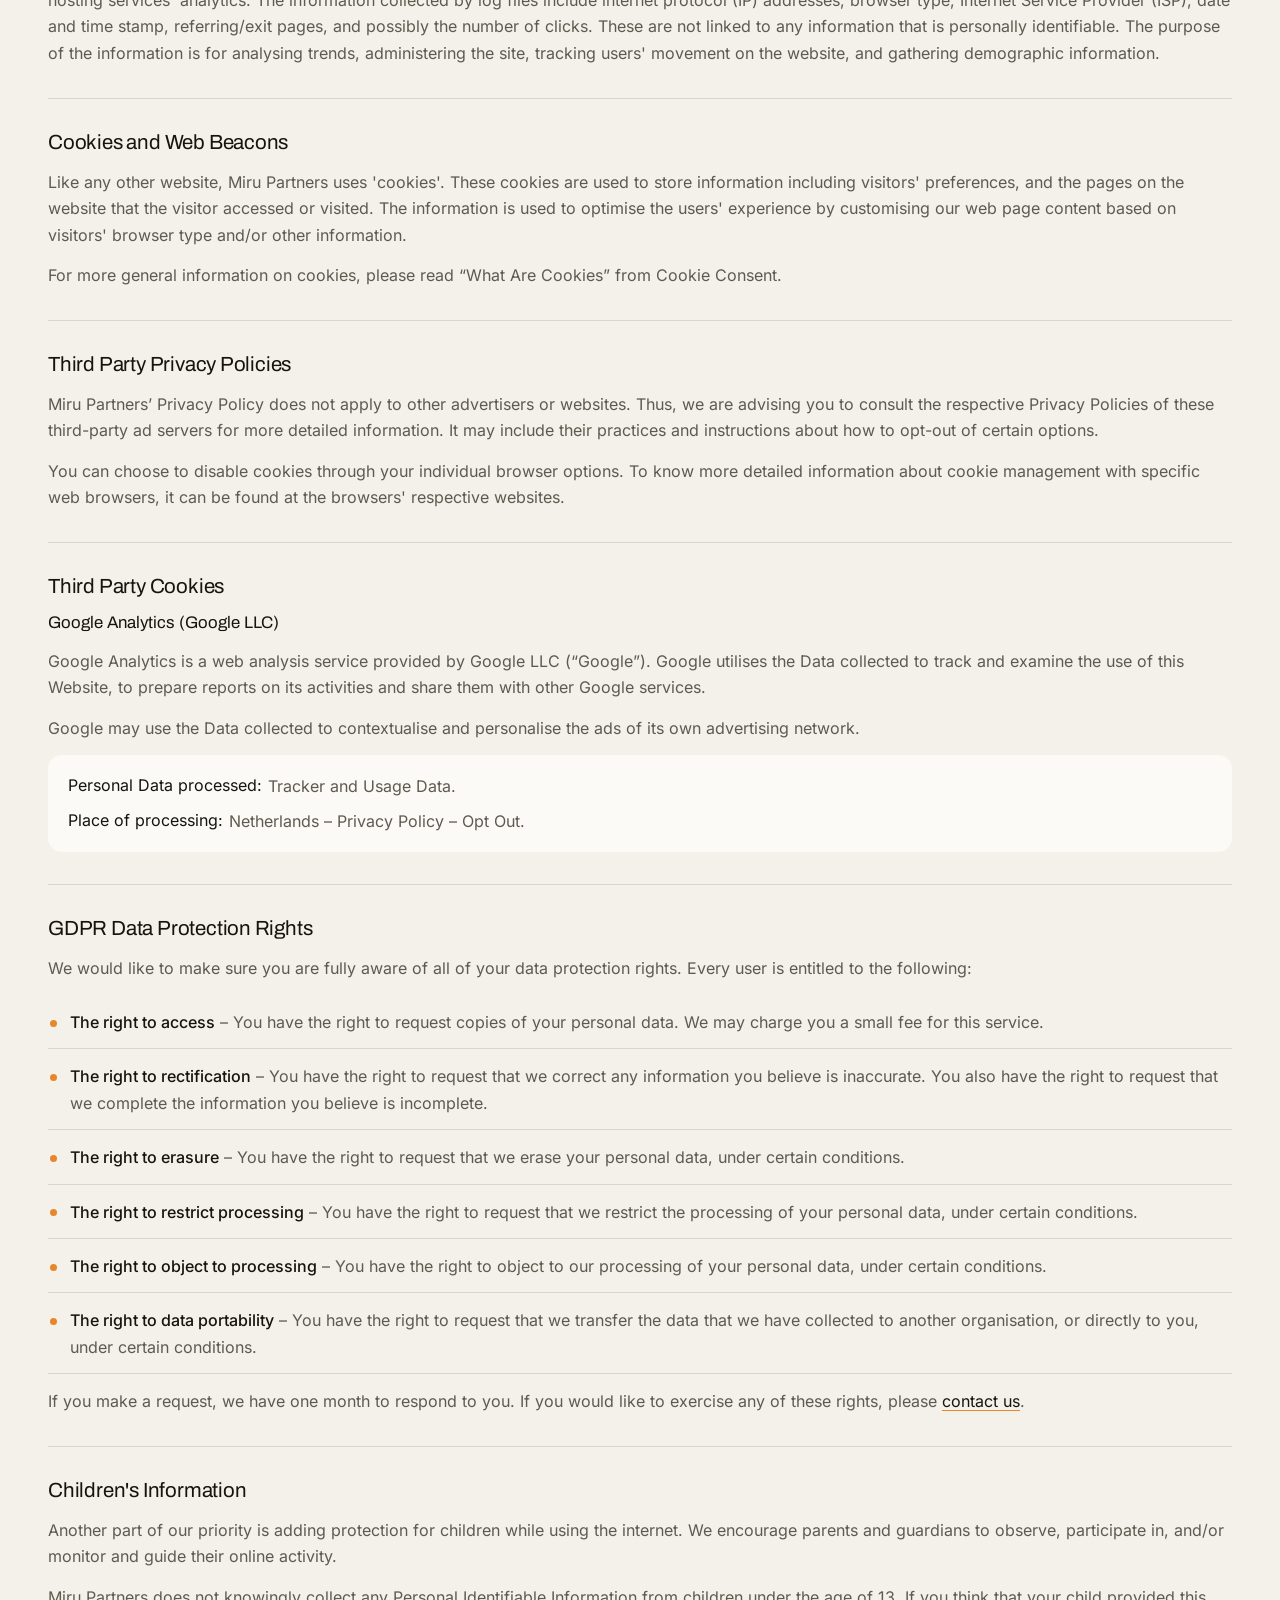
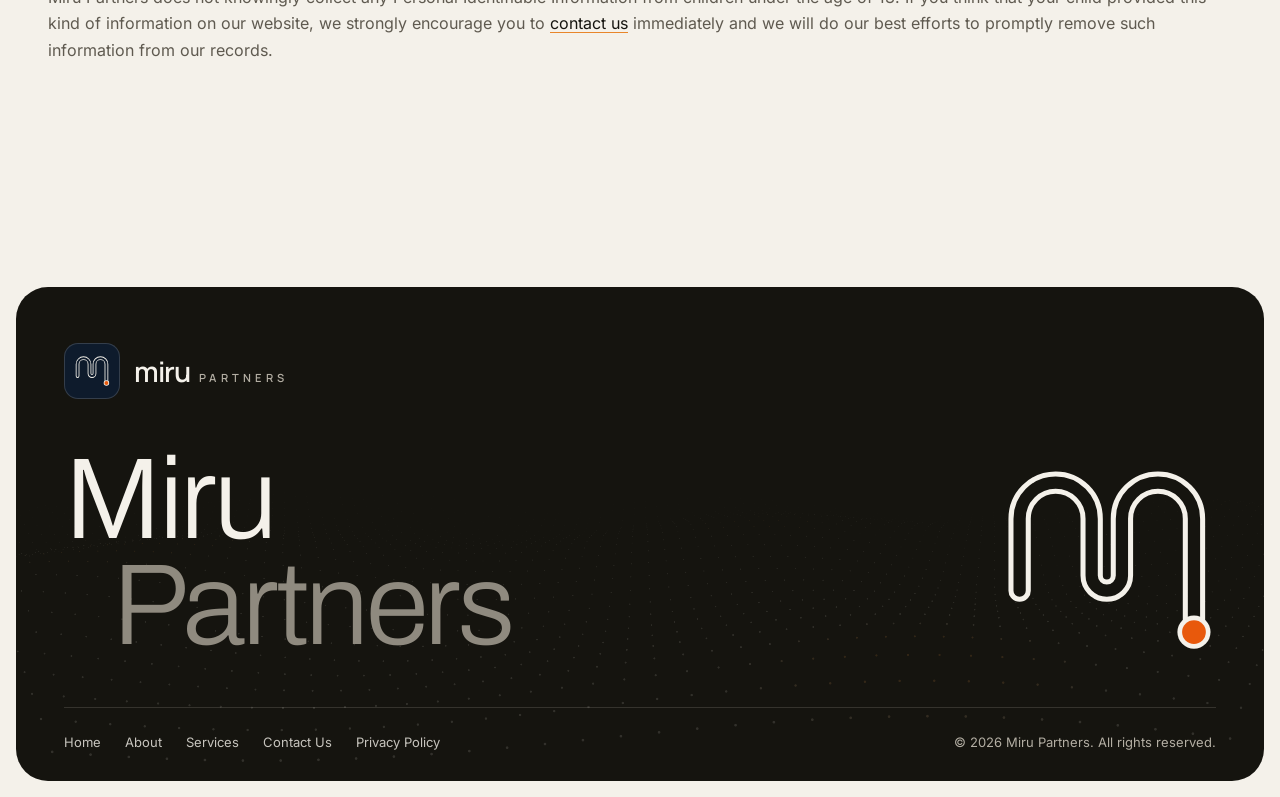
<file: privacy-policy/index.html>
<!DOCTYPE html>
<html lang="en">
<head>
  <meta charset="utf-8">
  <meta name="viewport" content="width=device-width, initial-scale=1">
  <title>Miru Partners - Privacy Policy</title>
  <meta name="robots" content="noindex, nofollow, nosnippet, noarchive, noimageindex">
  <link rel="icon" href="../favicon.svg" type="image/svg+xml">
  <link rel="canonical" href="https://www.mirupartners.com/privacy-policy/">
  <link rel="preload" href="../assets/fonts/archivo-latin-wdth-normal.woff2" as="font" type="font/woff2" crossorigin>
  <link rel="stylesheet" href="../assets/css/styles.css">
</head>
<body>
  <a class="skip-link" href="#main">Skip to main content</a>
  <div class="shell">
    <header class="site-header">
      <a class="logo" href="../" aria-label="Miru Partners, home"><span class="logo__mark" aria-hidden="true"><svg viewBox="0 0 6.04 5.5" fill="none"><path d="M0.6 3.6V1.6A1 1 0 0 1 2.6 1.6V3.18A0.42 0.42 0 0 0 3.44 3.18V1.6A1 1 0 0 1 5.44 1.6V4.75" stroke="#F4F1EA" stroke-width="0.62" stroke-linecap="round" stroke-linejoin="round"/><path d="M0.6 3.6V1.6A1 1 0 0 1 2.6 1.6V3.18A0.42 0.42 0 0 0 3.44 3.18V1.6A1 1 0 0 1 5.44 1.6V4.75" stroke="#0E1B2C" stroke-width="0.34" stroke-linecap="round" stroke-linejoin="round"/><circle cx="5.44" cy="4.75" r="0.46" fill="#F4F1EA"/><circle cx="5.44" cy="4.75" r="0.33" fill="#E8590C"/></svg><canvas></canvas></span><span class="logo__word"><span class="logo__name">miru</span><span class="logo__tag">Partners</span></span></a>
      <button class="menu-toggle" type="button" aria-expanded="false" aria-controls="site-nav" aria-label="Menu"><span></span><span></span></button>
      <nav class="site-nav" id="site-nav" aria-label="Primary">
        <ul>
          <li><a href="../">Home</a></li>
          <li><a href="../about/">About</a></li>
          <li><a href="../services/">Services</a></li>
          <li><a href="../contact/">Contact Us</a></li>
        </ul>
      </nav>
    </header>

    <main id="main" class="page-plain">
      <div class="legal-head">
        <div class="container">
          <p class="eyebrow">Legal</p>
          <h1 class="title">Privacy Policy for Miru Partners</h1>
          <div class="legal__intro">
            <p>At Miru Partners, accessible from www.mirupartners.com, one of our main priorities is the privacy of our visitors. This Privacy Policy document contains types of information that is collected and recorded by Miru Partners and how we use it.</p>
            <p>If you have additional questions or require more information about our Privacy Policy, do not hesitate to <a href="../contact/">contact us</a>.</p>
            <p>This Privacy Policy applies only to our online activities and is valid for visitors to our website with regards to the information that they shared and/or collect in Miru Partners. This policy is not applicable to any information collected offline or via channels other than this website.</p>
          </div>
        </div>
      </div>
      <div class="container legal">
        <div class="legal__body">
          <section class="legal__section" id="consent" aria-labelledby="consent-t">
            <h2 class="heading" id="consent-t">Consent</h2>
            <p>By using our website, you hereby consent to our Privacy Policy and agree to its terms.</p>
          </section>
          <section class="legal__section" id="information-we-collect" aria-labelledby="information-we-collect-t">
            <h2 class="heading" id="information-we-collect-t">Information we collect</h2>
            <p>The personal information that you are asked to provide, and the reasons why you are asked to provide it, will be made clear to you at the point we ask you to provide your personal information.</p>
            <p>If you contact us directly, we may receive additional information about you such as your name, email address, phone number, the contents of the message and/or attachments you may send us, and any other information you may choose to provide.</p>
            <p>When you register for an Account, we may ask for your contact information, including items such as name, company name, address, email address, and telephone number.</p>
          </section>
          <section class="legal__section" id="how-we-use-your-information" aria-labelledby="how-we-use-your-information-t">
            <h2 class="heading" id="how-we-use-your-information-t">How we use your information</h2>
            <p>We use the information we collect in various ways, including to:</p>
            <ul><li>Provide, operate, and maintain our website</li><li>Improve, personalise, and expand our website</li><li>Understand and analyse how you use our website</li><li>Develop new products, services, features, and functionality</li><li>Communicate with you, either directly or through one of our partners, including for customer service, to provide you with updates and other information relating to the website, and for marketing and promotional purposes</li><li>Send you emails</li><li>Find and prevent fraud</li></ul>
          </section>
          <section class="legal__section" id="log-files" aria-labelledby="log-files-t">
            <h2 class="heading" id="log-files-t">Log Files</h2>
            <p>Miru Partners follows a standard procedure of using log files. These files log visitors when they visit websites. All hosting companies do this and a part of hosting services' analytics. The information collected by log files include internet protocol (IP) addresses, browser type, Internet Service Provider (ISP), date and time stamp, referring/exit pages, and possibly the number of clicks. These are not linked to any information that is personally identifiable. The purpose of the information is for analysing trends, administering the site, tracking users' movement on the website, and gathering demographic information.</p>
          </section>
          <section class="legal__section" id="cookies-and-web-beacons" aria-labelledby="cookies-and-web-beacons-t">
            <h2 class="heading" id="cookies-and-web-beacons-t">Cookies and Web Beacons</h2>
            <p>Like any other website, Miru Partners uses 'cookies'. These cookies are used to store information including visitors' preferences, and the pages on the website that the visitor accessed or visited. The information is used to optimise the users' experience by customising our web page content based on visitors' browser type and/or other information.</p>
            <p>For more general information on cookies, please read “What Are Cookies” from Cookie Consent.</p>
          </section>
          <section class="legal__section" id="third-party-privacy-policies" aria-labelledby="third-party-privacy-policies-t">
            <h2 class="heading" id="third-party-privacy-policies-t">Third Party Privacy Policies</h2>
            <p>Miru Partners’ Privacy Policy does not apply to other advertisers or websites. Thus, we are advising you to consult the respective Privacy Policies of these third-party ad servers for more detailed information. It may include their practices and instructions about how to opt-out of certain options.</p>
            <p>You can choose to disable cookies through your individual browser options. To know more detailed information about cookie management with specific web browsers, it can be found at the browsers' respective websites.</p>
          </section>
          <section class="legal__section" id="third-party-cookies" aria-labelledby="third-party-cookies-t">
            <h2 class="heading" id="third-party-cookies-t">Third Party Cookies</h2>
            <h3>Google Analytics (Google LLC)</h3>
            <p>Google Analytics is a web analysis service provided by Google LLC (“Google”). Google utilises the Data collected to track and examine the use of this Website, to prepare reports on its activities and share them with other Google services.</p>
            <p>Google may use the Data collected to contextualise and personalise the ads of its own advertising network.</p>
            <dl class="legal__facts"><div><dt>Personal Data processed:</dt><dd>Tracker and Usage Data.</dd></div><div><dt>Place of processing:</dt><dd>Netherlands – Privacy Policy – Opt Out.</dd></div></dl>
          </section>
          <section class="legal__section" id="gdpr-data-protection-rights" aria-labelledby="gdpr-data-protection-rights-t">
            <h2 class="heading" id="gdpr-data-protection-rights-t">GDPR Data Protection Rights</h2>
            <p>We would like to make sure you are fully aware of all of your data protection rights. Every user is entitled to the following:</p>
            <ul class="legal__rights"><li><strong>The right to access</strong> – You have the right to request copies of your personal data. We may charge you a small fee for this service.</li><li><strong>The right to rectification</strong> – You have the right to request that we correct any information you believe is inaccurate. You also have the right to request that we complete the information you believe is incomplete.</li><li><strong>The right to erasure</strong> – You have the right to request that we erase your personal data, under certain conditions.</li><li><strong>The right to restrict processing</strong> – You have the right to request that we restrict the processing of your personal data, under certain conditions.</li><li><strong>The right to object to processing</strong> – You have the right to object to our processing of your personal data, under certain conditions.</li><li><strong>The right to data portability</strong> – You have the right to request that we transfer the data that we have collected to another organisation, or directly to you, under certain conditions.</li></ul>
            <p>If you make a request, we have one month to respond to you. If you would like to exercise any of these rights, please <a href="../contact/">contact us</a>.</p>
          </section>
          <section class="legal__section" id="childrens-information" aria-labelledby="childrens-information-t">
            <h2 class="heading" id="childrens-information-t">Children's Information</h2>
            <p>Another part of our priority is adding protection for children while using the internet. We encourage parents and guardians to observe, participate in, and/or monitor and guide their online activity.</p>
            <p>Miru Partners does not knowingly collect any Personal Identifiable Information from children under the age of 13. If you think that your child provided this kind of information on our website, we strongly encourage you to <a href="../contact/">contact us</a> immediately and we will do our best efforts to promptly remove such information from our records.</p>
          </section>
        </div>
      </div>
    </main>

    <footer class="site-footer">
      <div class="container">
        <a class="logo logo--footer" href="../" aria-label="Miru Partners, home"><span class="logo__mark" aria-hidden="true"><svg viewBox="0 0 6.04 5.5" fill="none"><path d="M0.6 3.6V1.6A1 1 0 0 1 2.6 1.6V3.18A0.42 0.42 0 0 0 3.44 3.18V1.6A1 1 0 0 1 5.44 1.6V4.75" stroke="#F4F1EA" stroke-width="0.62" stroke-linecap="round" stroke-linejoin="round"/><path d="M0.6 3.6V1.6A1 1 0 0 1 2.6 1.6V3.18A0.42 0.42 0 0 0 3.44 3.18V1.6A1 1 0 0 1 5.44 1.6V4.75" stroke="#0E1B2C" stroke-width="0.34" stroke-linecap="round" stroke-linejoin="round"/><circle cx="5.44" cy="4.75" r="0.46" fill="#F4F1EA"/><circle cx="5.44" cy="4.75" r="0.33" fill="#E8590C"/></svg></span><span class="logo__word" aria-hidden="true"><span class="logo__name">miru</span><span class="logo__tag">Partners</span></span></a>
        <div class="site-footer__brand"><p class="site-footer__mark" aria-hidden="true"><span>Miru</span><span>Partners</span></p><svg class="site-footer__symbol" viewBox="0 0 6.04 5.5" fill="none"><path d="M0.6 3.6V1.6A1 1 0 0 1 2.6 1.6V3.18A0.42 0.42 0 0 0 3.44 3.18V1.6A1 1 0 0 1 5.44 1.6V4.75" stroke="#F4F1EA" stroke-width="0.62" stroke-linecap="round" stroke-linejoin="round"/><path d="M0.6 3.6V1.6A1 1 0 0 1 2.6 1.6V3.18A0.42 0.42 0 0 0 3.44 3.18V1.6A1 1 0 0 1 5.44 1.6V4.75" stroke="#15140F" stroke-width="0.34" stroke-linecap="round" stroke-linejoin="round"/><g class="sym-dot" transform="translate(5.44 4.75)" tabindex="0" role="slider" aria-label="Orange dot on the Miru mark: drag it along the M" aria-valuemin="0" aria-valuemax="100" aria-valuenow="100" aria-valuetext="End of the M"><circle class="sym-dot__hit" r="0.95" fill="transparent"/><circle r="0.46" fill="#F4F1EA"/><circle class="sym-dot__core" r="0.33" fill="#E8590C"/></g></svg></div>
        <div class="site-footer__row">
          <nav aria-label="Footer">
            <ul>
              <li><a href="../">Home</a></li>
              <li><a href="../about/">About</a></li>
              <li><a href="../services/">Services</a></li>
              <li><a href="../contact/">Contact Us</a></li>
              <li><a href="../privacy-policy/">Privacy Policy</a></li>
            </ul>
          </nav>
          <p>&copy; 2026 Miru Partners. All rights reserved.</p>
        </div>
      </div>
    </footer>
  </div>
  <!-- cookie copy below is a placeholder -->
  <section class="cookie" id="cookie-consent" aria-label="Cookie consent" hidden>
    <p class="cookie__text" id="cookie-consent-text">This website uses cookies. By continuing to use this website you are giving consent to cookies being used.</p>
    <div class="cookie__actions">
      <button class="btn btn--outline btn--sm cookie__decline" type="button" data-cookie-choice="declined"><span class="btn__label">Decline</span></button>
      <button class="btn btn--sm cookie__accept" type="button" data-cookie-choice="accepted"><span class="btn__label">Accept</span></button>
    </div>
  </section>
  <script src="../assets/js/vendor/three.min.js" defer></script>
  <script type="module" src="../assets/js/main.js"></script>
</body>
</html>
</file>
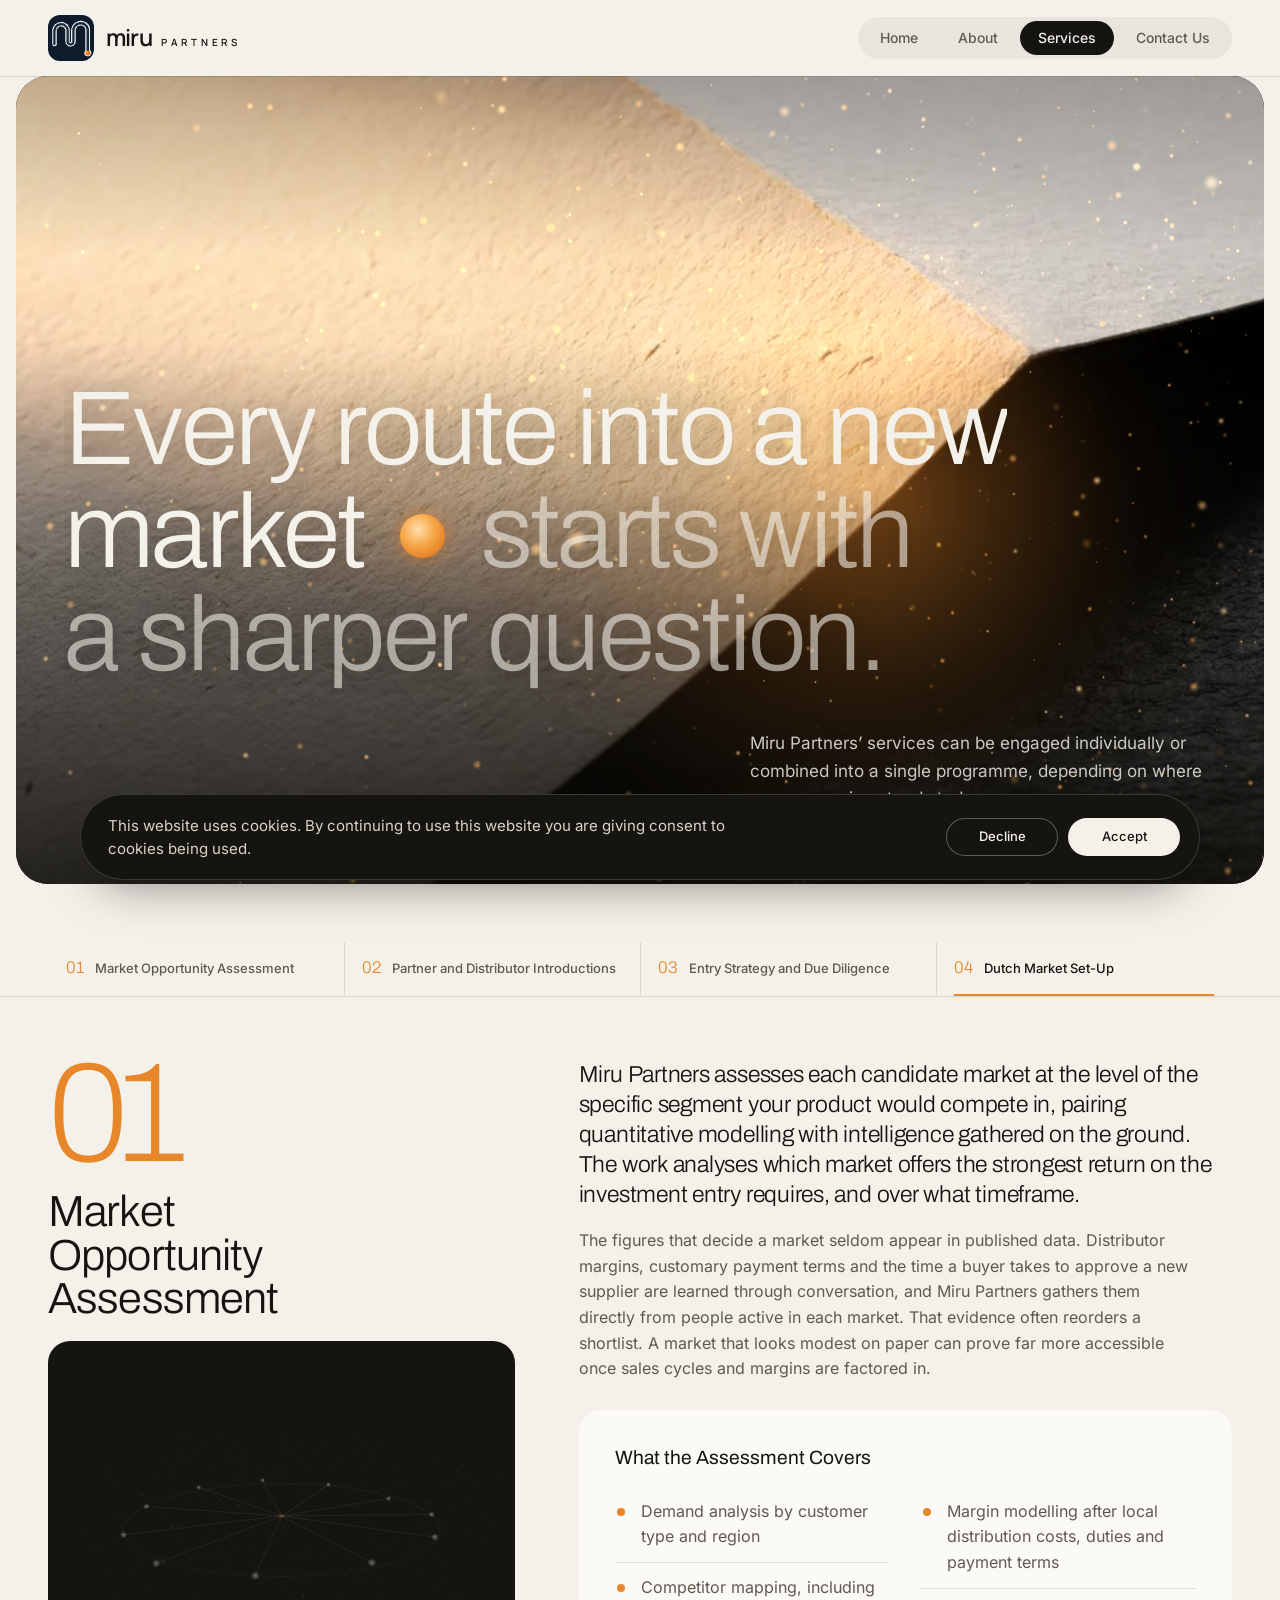
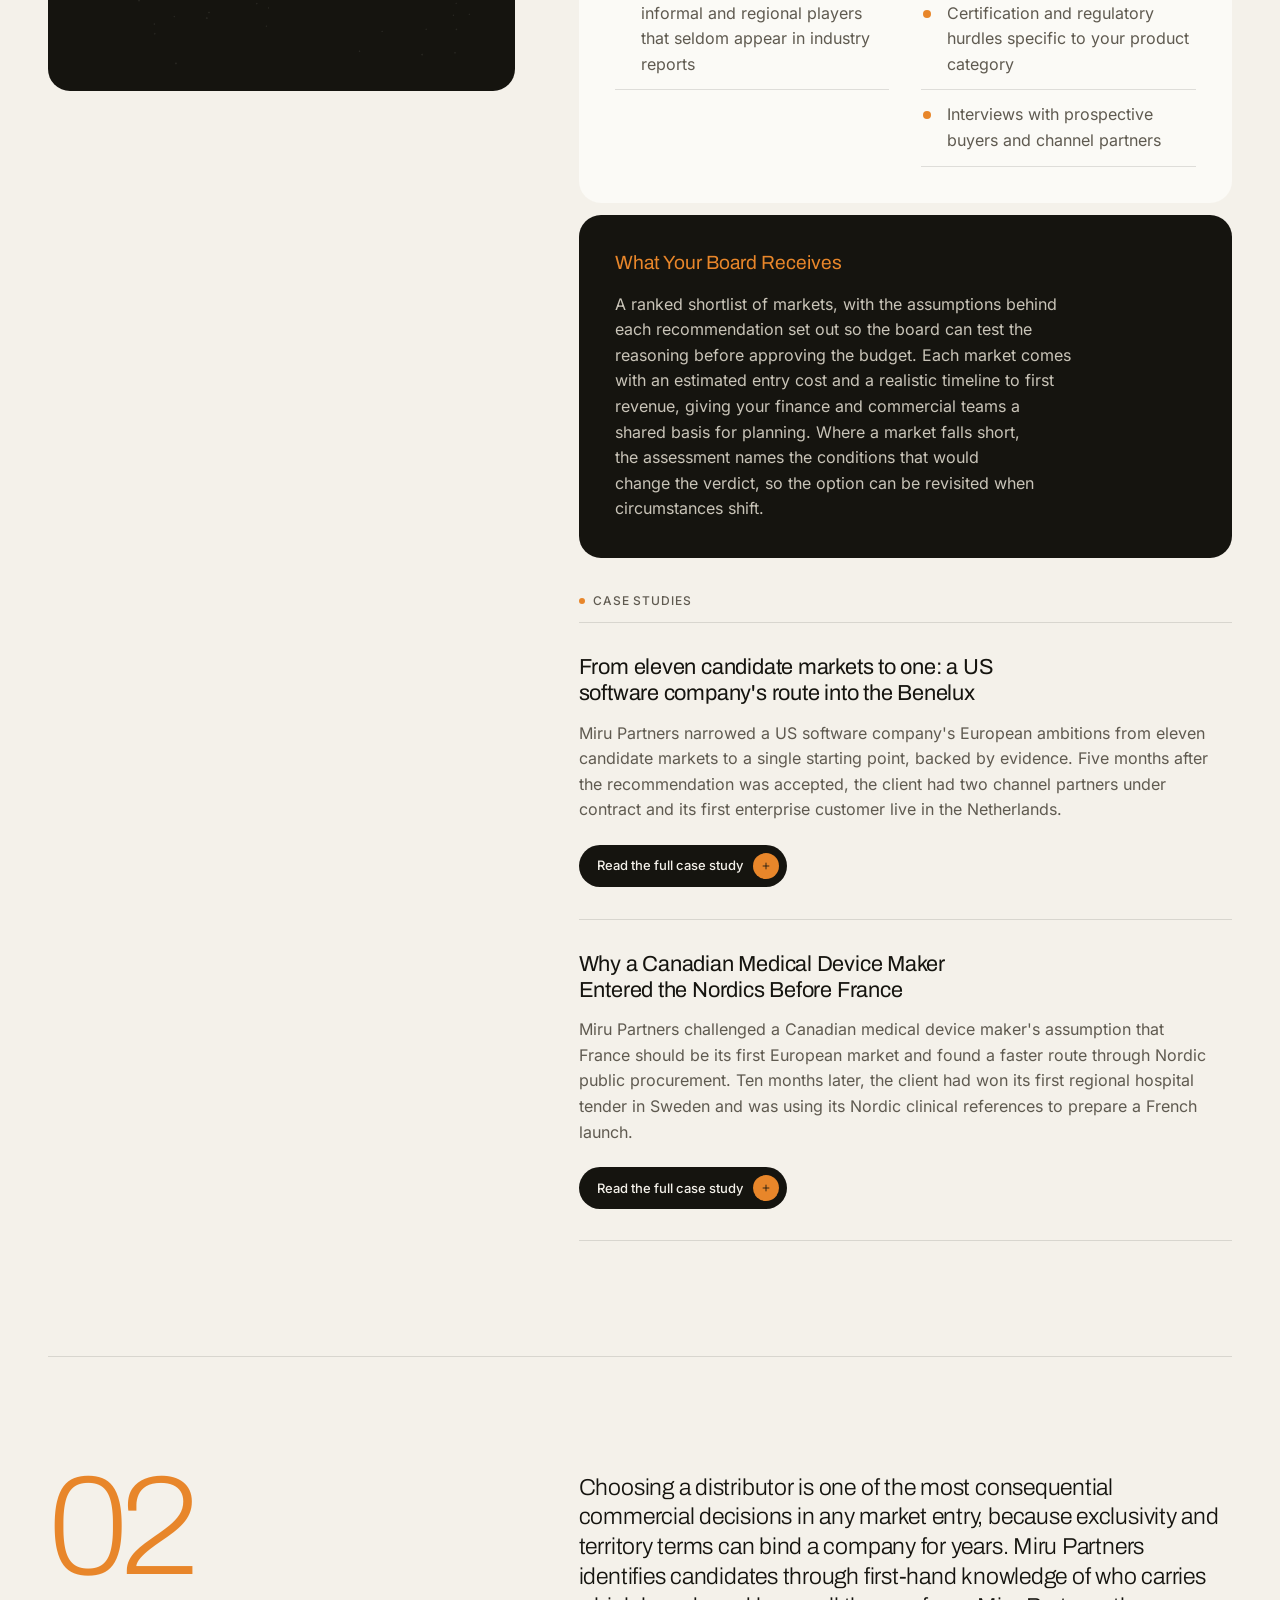
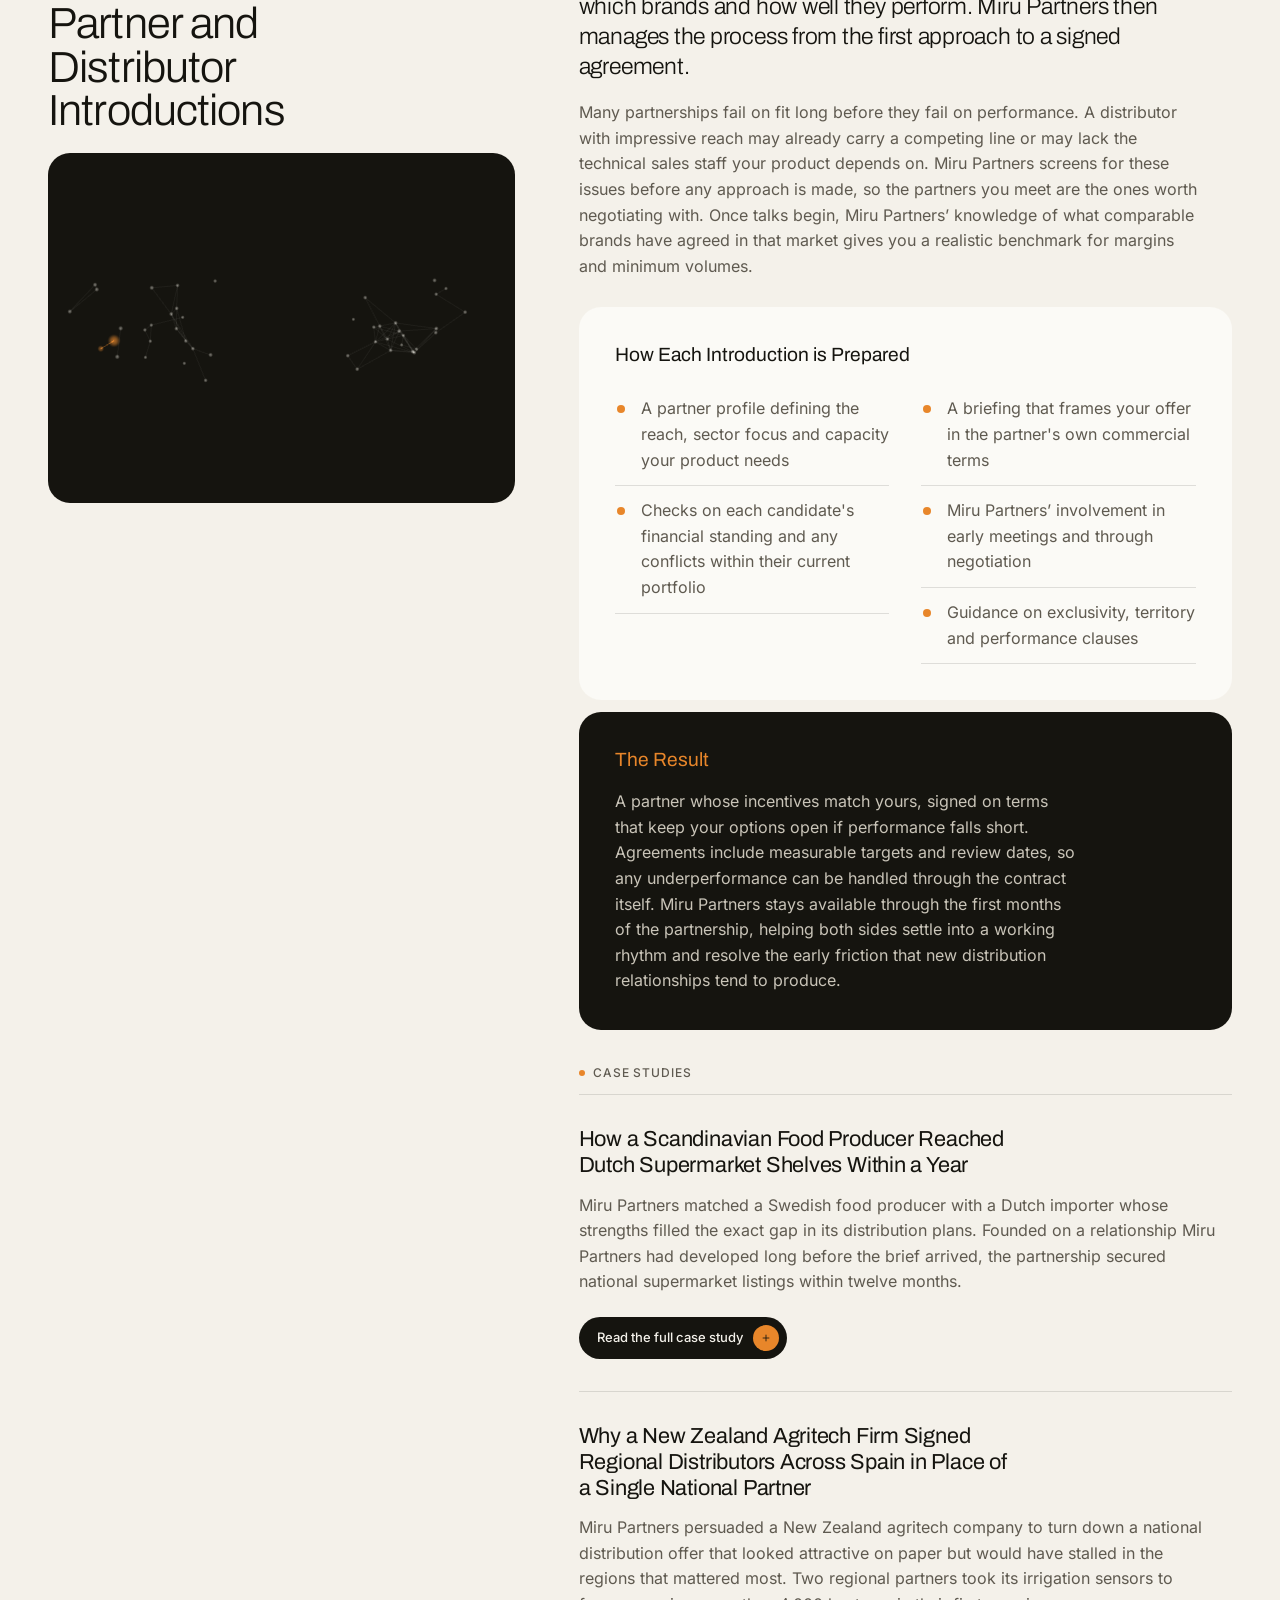
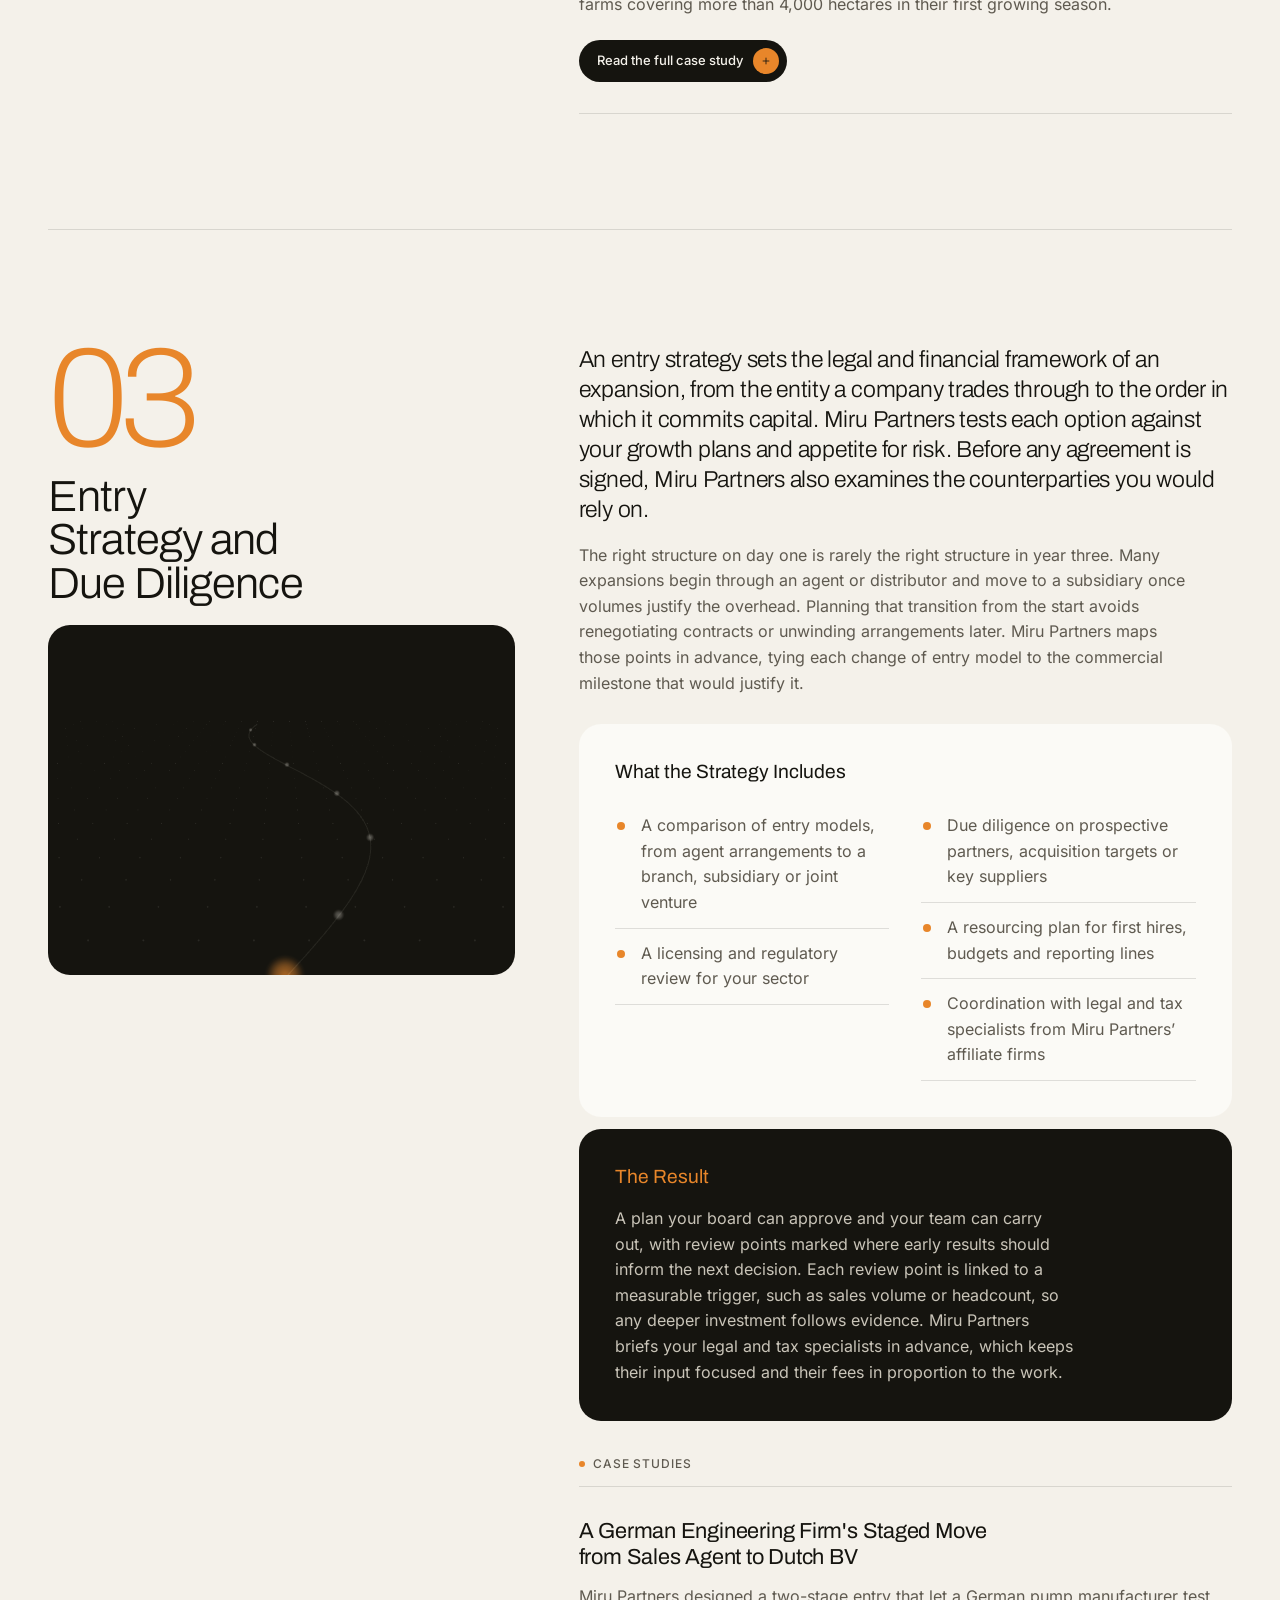
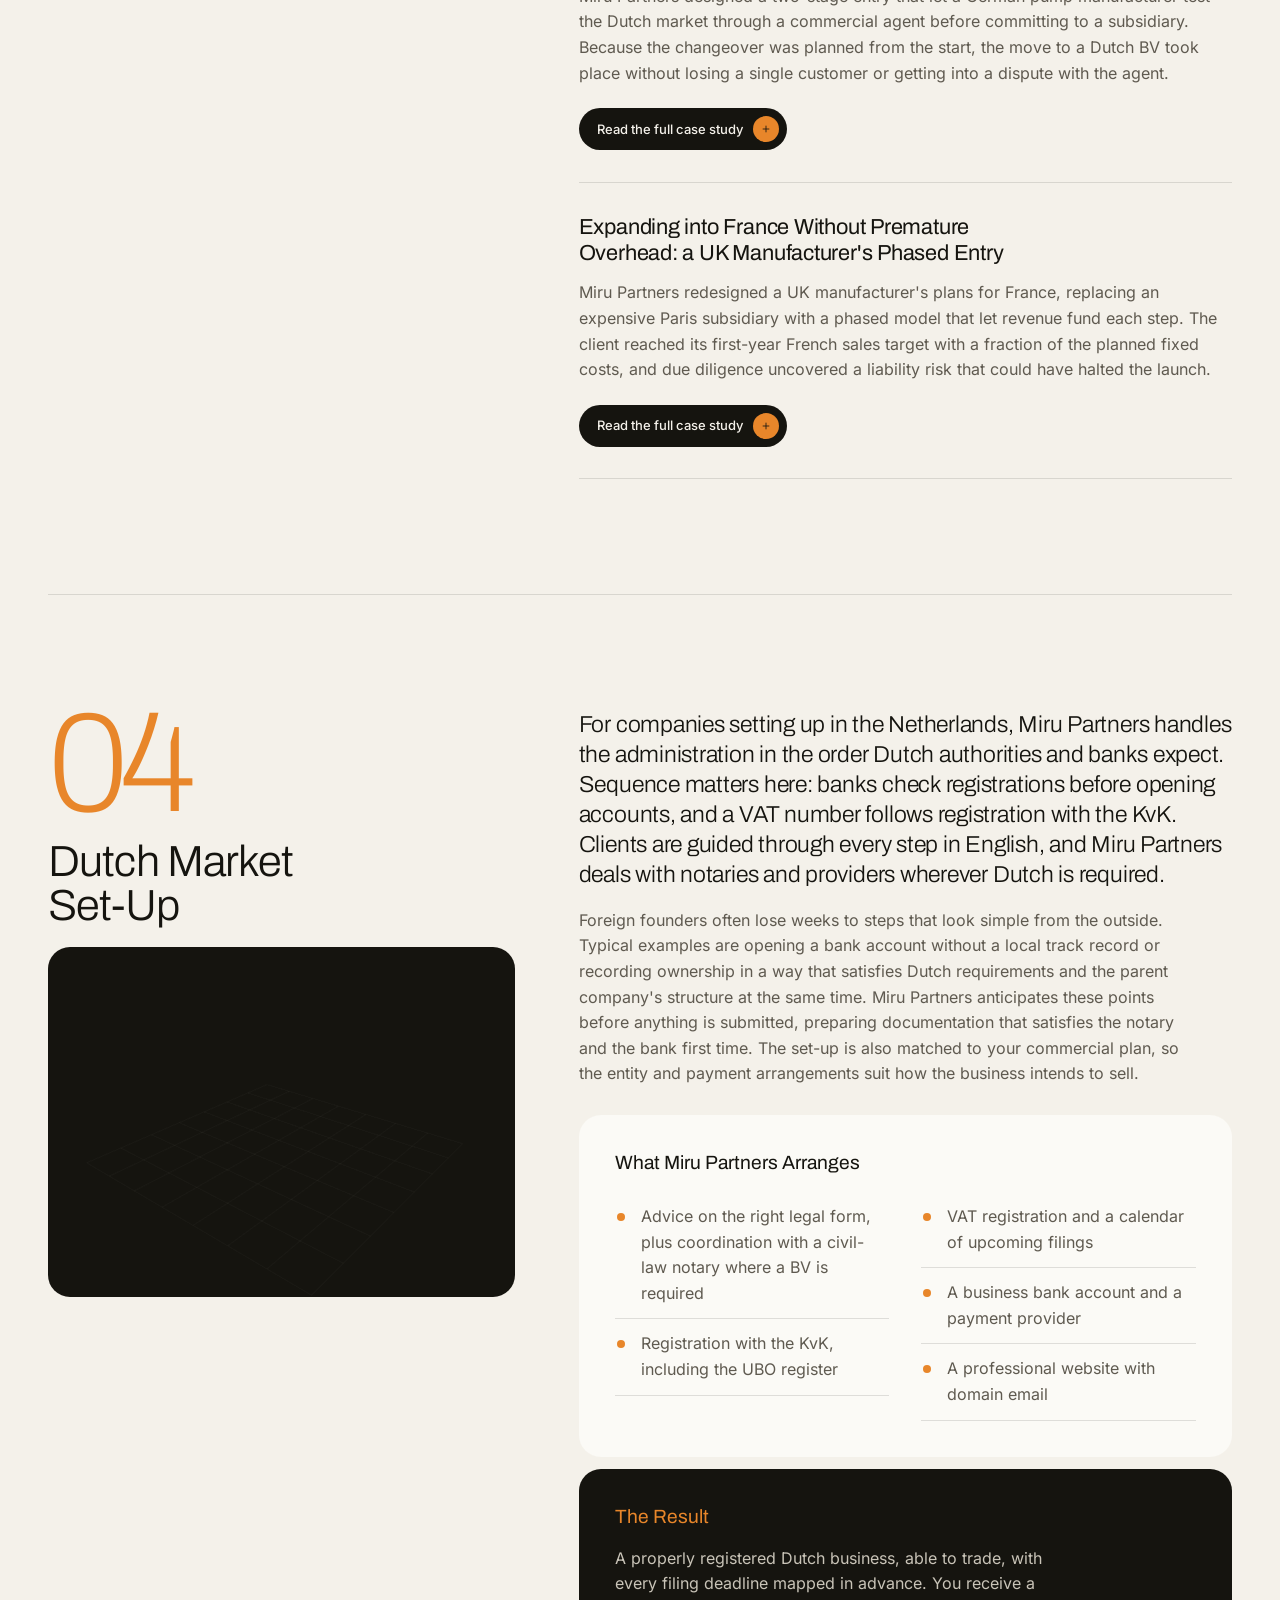
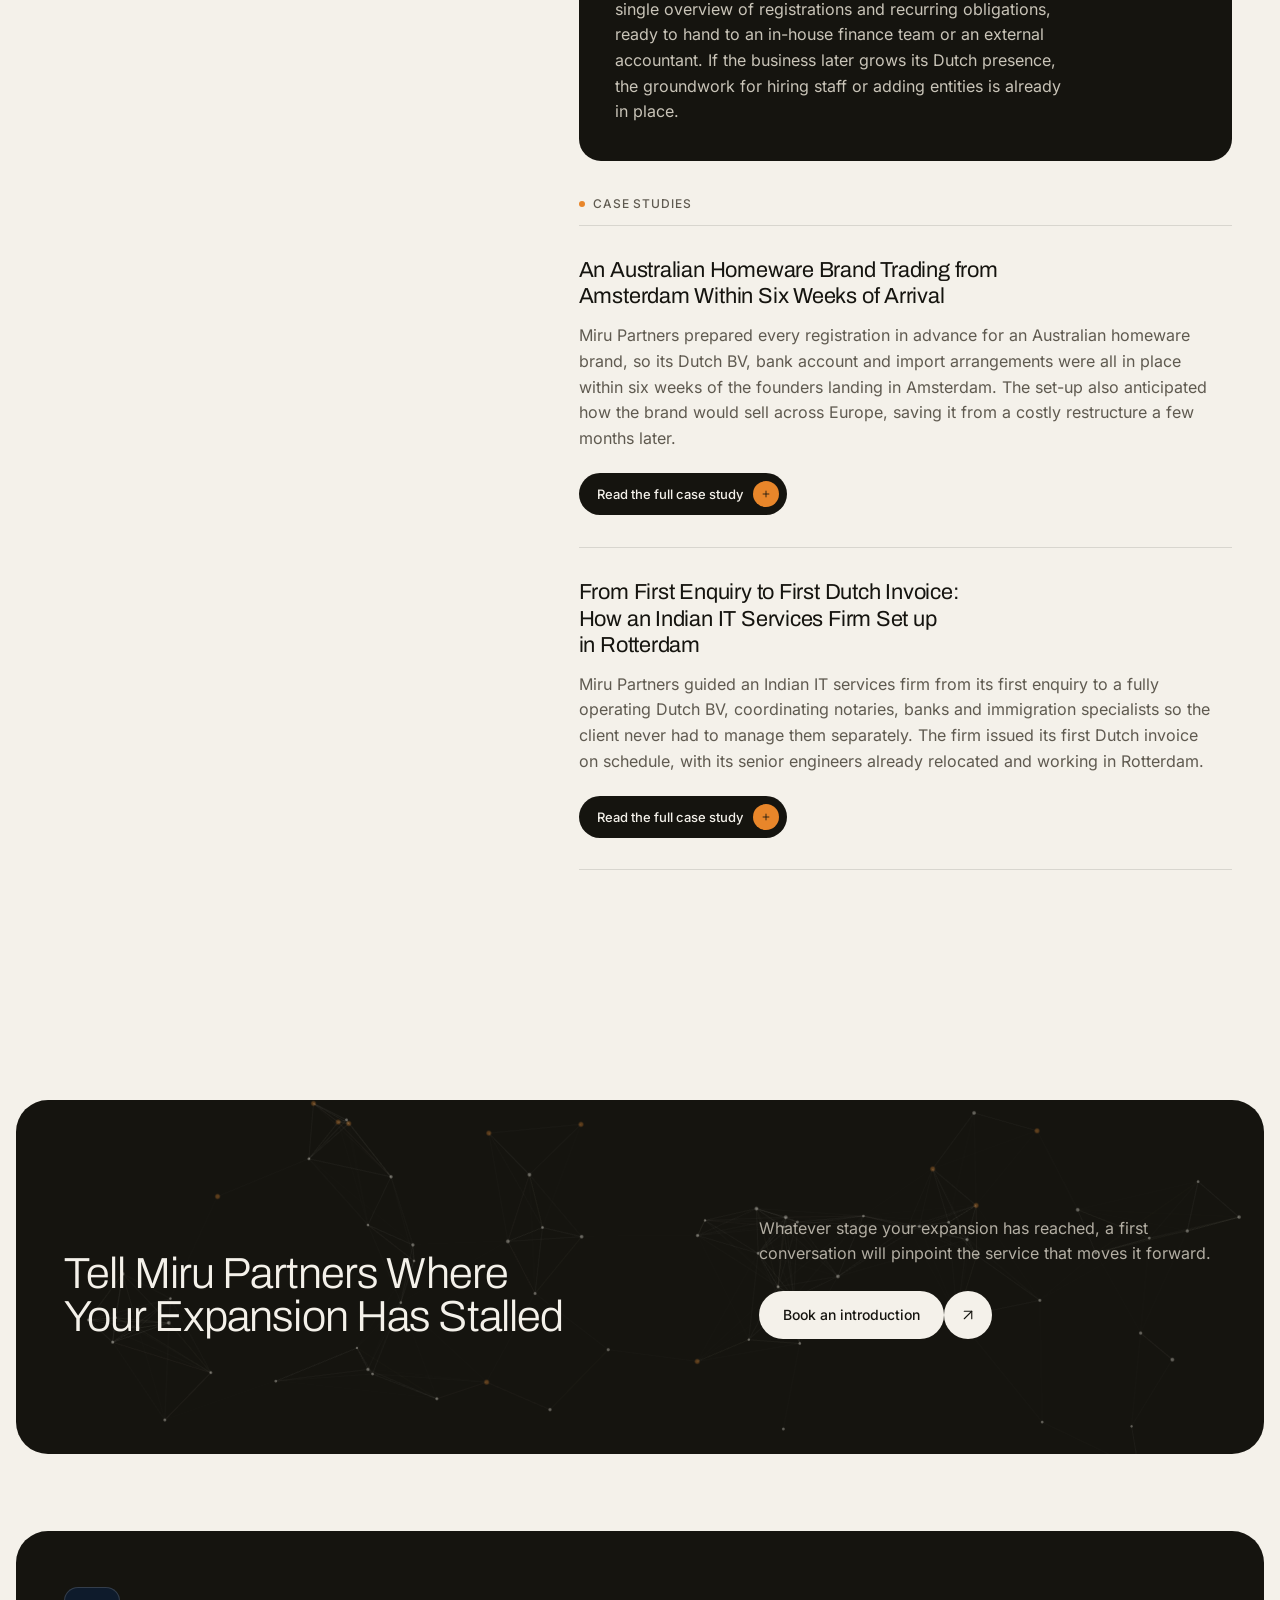
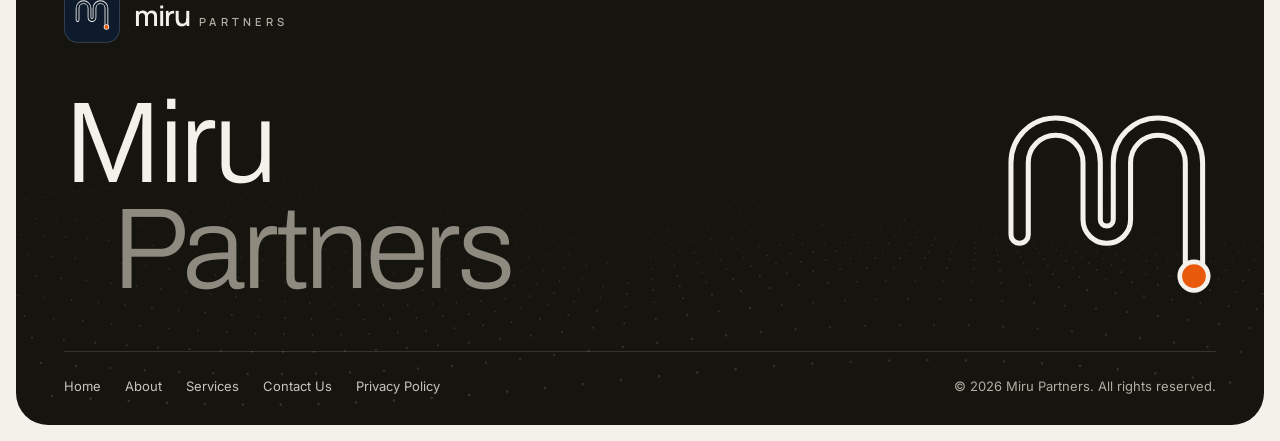
<file: services/index.html>
<!DOCTYPE html>
<html lang="en">
<head>
  <meta charset="utf-8">
  <meta name="viewport" content="width=device-width, initial-scale=1">
  <title>Miru Partners - Services</title>
  <meta name="description" content="Miru Partners’ services can be engaged individually or combined into a single programme, depending on where your expansion stands today.">
  <meta name="keywords" content="Miru Partners, Miru Partners Services">
  <link rel="icon" href="../favicon.svg" type="image/svg+xml">
  <link rel="canonical" href="https://www.mirupartners.com/services/">
  <link rel="preload" href="../assets/fonts/archivo-latin-wdth-normal.woff2" as="font" type="font/woff2" crossorigin>
  <link rel="stylesheet" href="../assets/css/styles.css">
</head>
<body>
  <a class="skip-link" href="#main">Skip to main content</a>
  <div class="shell">
    <header class="site-header">
      <a class="logo" href="../" aria-label="Miru Partners, home"><span class="logo__mark" aria-hidden="true"><svg viewBox="0 0 6.04 5.5" fill="none"><path d="M0.6 3.6V1.6A1 1 0 0 1 2.6 1.6V3.18A0.42 0.42 0 0 0 3.44 3.18V1.6A1 1 0 0 1 5.44 1.6V4.75" stroke="#F4F1EA" stroke-width="0.62" stroke-linecap="round" stroke-linejoin="round"/><path d="M0.6 3.6V1.6A1 1 0 0 1 2.6 1.6V3.18A0.42 0.42 0 0 0 3.44 3.18V1.6A1 1 0 0 1 5.44 1.6V4.75" stroke="#0E1B2C" stroke-width="0.34" stroke-linecap="round" stroke-linejoin="round"/><circle cx="5.44" cy="4.75" r="0.46" fill="#F4F1EA"/><circle cx="5.44" cy="4.75" r="0.33" fill="#E8590C"/></svg><canvas></canvas></span><span class="logo__word"><span class="logo__name">miru</span><span class="logo__tag">Partners</span></span></a>
      <button class="menu-toggle" type="button" aria-expanded="false" aria-controls="site-nav" aria-label="Menu"><span></span><span></span></button>
      <nav class="site-nav" id="site-nav" aria-label="Primary">
        <ul>
          <li><a href="../">Home</a></li>
          <li><a href="../about/">About</a></li>
          <li><a href="../services/" aria-current="page">Services</a></li>
          <li><a href="../contact/">Contact Us</a></li>
        </ul>
      </nav>
    </header>

    <main id="main">
      <section class="hero hero--services">
        <div class="hero__media" aria-hidden="true">
          <img src="../assets/img/hero-services-1000.webp" srcset="../assets/img/hero-services-640.webp 640w, ../assets/img/hero-services-1000.webp 1000w, ../assets/img/hero-services-1600.webp 1584w" sizes="100vw" width="1584" height="672" alt="" fetchpriority="high">
          <span class="hero__glow"></span>
          <canvas class="hero__gl" aria-hidden="true"></canvas>
        </div>
        <div class="container hero__grid">
          <h1 class="statement">Every route into a new market <span class="orb orb--live" aria-hidden="true"></span> <span class="fade">starts with a sharper question.</span></h1>
          <div class="hero__aside">
            <p class="body">Miru Partners’ services can be engaged individually or combined into a single programme, depending on where your expansion stands today.</p>
          </div>
        </div>
        <span class="hero__cue" aria-hidden="true"></span>
      </section>

      <div class="section">
        <div class="container svc-layout">
          <nav class="toc svc-index" aria-label="Services">
            <ol>
              <li><a href="#market-opportunity-assessment"><span class="svc-index__num" aria-hidden="true">01</span><span>Market Opportunity Assessment</span></a></li>
              <li><a href="#partner-and-distributor-introductions"><span class="svc-index__num" aria-hidden="true">02</span><span>Partner and Distributor Introductions</span></a></li>
              <li><a href="#entry-strategy-and-due-diligence"><span class="svc-index__num" aria-hidden="true">03</span><span>Entry Strategy and Due Diligence</span></a></li>
              <li><a href="#dutch-market-set-up"><span class="svc-index__num" aria-hidden="true">04</span><span>Dutch Market Set-Up</span></a></li>
            </ol>
          </nav>
          <div>
            <section class="service svc" id="market-opportunity-assessment" aria-labelledby="market-opportunity-assessment-title">
              <div class="svc__aside">
                <span class="svc__num" aria-hidden="true">01</span>
                <h2 class="title title--sm reveal" id="market-opportunity-assessment-title">Market Opportunity Assessment</h2>
                <div class="svc__emblem" data-emblem="shortlist" aria-hidden="true"></div>
              </div>
              <div class="svc__main">
                <div class="service__body reveal">
                  <p>Miru Partners assesses each candidate market at the level of the specific segment your product would compete in, pairing quantitative modelling with intelligence gathered on the ground. The work analyses which market offers the strongest return on the investment entry requires, and over what timeframe.</p>
                  <p>The figures that decide a market seldom appear in published data. Distributor margins, customary payment terms and the time a buyer takes to approve a new supplier are learned through conversation, and Miru Partners gathers them directly from people active in each market. That evidence often reorders a shortlist. A market that looks modest on paper can prove far more accessible once sales cycles and margins are factored in.</p>
                </div>
                <div class="service__cols reveal">
                  <div>
                    <h3>What the Assessment Covers</h3>
                    <ul class="checklist">
                      <li>Demand analysis by customer type and region</li>
                      <li>Competitor mapping, including informal and regional players that seldom appear in industry reports</li>
                      <li>Margin modelling after local distribution costs, duties and payment terms</li>
                      <li>Certification and regulatory hurdles specific to your product category</li>
                      <li>Interviews with prospective buyers and channel partners</li>
                    </ul>
                  </div>
                  <div>
                    <h3>What Your Board Receives</h3>
                    <p class="body">A ranked shortlist of markets, with the assumptions behind each recommendation set out so the board can test the reasoning before approving the budget. Each market comes with an estimated entry cost and a realistic timeline to first revenue, giving your finance and commercial teams a shared basis for planning. Where a market falls short, the assessment names the conditions that would change the verdict, so the option can be revisited when circumstances shift.</p>
                  </div>
                </div>
                <div class="cases">
                  <h3 class="eyebrow">Case Studies</h3>
                  <article class="case reveal" id="case-benelux">
                    <h4 class="heading">From eleven candidate markets to one: a US software company's route into the Benelux</h4>
                    <p>Miru Partners narrowed a US software company's European ambitions from eleven candidate markets to a single starting point, backed by evidence. Five months after the recommendation was accepted, the client had two channel partners under contract and its first enterprise customer live in the Netherlands.</p>
                    <details>
                      <summary>Read the full case study <svg width="10" height="10" viewBox="0 0 24 24" fill="none" stroke="currentColor" stroke-width="2" stroke-linecap="round" aria-hidden="true"><path d="M12 5v14"/><path d="M5 12h14"/></svg></summary>
                      <div class="case__full">
                        <section>
                          <h5>A European Plan With Too Many Destinations</h5>
                          <div>
                            <p>The client, a Boston provider of workflow software for logistics operators, had closed a Series B round, and its board wanted a European presence within the year. The leadership team had a list of eleven possible markets, drawn from inbound leads and investor suggestions, and almost every executive had a favourite. Germany led the internal vote on size alone.</p>
                          </div>
                        </section>
                        <section>
                          <h5>Testing Each Market Against the Client's Own Economics</h5>
                          <div>
                            <p>Miru Partners began by modelling what a customer was worth in each market once local implementation costs and the typical length of an enterprise sales cycle were taken into account. Interviews followed with logistics operators and with the integrators who would resell and implement the software.</p>
                            <p>Two findings changed the shortlist. German operators expected German-language interfaces and on-site support, which would have meant hiring a local team well before any revenue arrived. Dutch operators were happy to buy in English, and many of them run pan-European networks from Rotterdam and Schiphol. They saw the software as a way to coordinate operations across several countries at once.</p>
                          </div>
                        </section>
                        <section>
                          <h5>Why the Netherlands Came First</h5>
                          <div>
                            <p>The final recommendation ranked the Netherlands first, with Belgium as a natural second phase. Germany was deferred until a Dutch customer base could provide references. Each market in the ranking came with an estimated entry cost and a projected timeline to first revenue, which the client's CFO used to set the European budget.</p>
                          </div>
                        </section>
                        <section>
                          <h5>Five Months to a Live Customer</h5>
                          <div>
                            <p>After board approval, Miru Partners introduced the client to two Dutch logistics integrators already serving the target segment, and both signed channel agreements. The first enterprise customer went live five months after the recommendation was accepted. It was a contract logistics provider operating across the Benelux. Since then, the client has opened its first Belgian accounts through the same partners.</p>
                          </div>
                        </section>
                      </div>
                    </details>
                  </article>
                  <article class="case reveal" id="case-nordics">
                    <h4 class="heading">Why a Canadian Medical Device Maker Entered the Nordics Before France</h4>
                    <p>Miru Partners challenged a Canadian medical device maker's assumption that France should be its first European market and found a faster route through Nordic public procurement. Ten months later, the client had won its first regional hospital tender in Sweden and was using its Nordic clinical references to prepare a French launch.</p>
                    <details>
                      <summary>Read the full case study <svg width="10" height="10" viewBox="0 0 24 24" fill="none" stroke="currentColor" stroke-width="2" stroke-linecap="round" aria-hidden="true"><path d="M12 5v14"/><path d="M5 12h14"/></svg></summary>
                      <div class="case__full">
                        <section>
                          <h5>A Shared Language and a Default Destination</h5>
                          <div>
                            <p>The client, a Montreal manufacturer of point-of-care diagnostic devices, had recently secured CE marking for its flagship product. With a French-speaking leadership team and sales materials already in French, France felt like the natural first market. The sales team had started approaching French hospitals before any strategy was agreed, and the responses were courteous but noncommittal.</p>
                          </div>
                        </section>
                        <section>
                          <h5>Mapping How Hospitals Actually Buy</h5>
                          <div>
                            <p>Miru Partners’ assessment focused on how purchasing decisions are made in each market. In France, much of the hospital purchasing ran through large purchasing groups on multi-year framework contracts. Established suppliers held those contracts, and the next renewal window was some way off.</p>
                            <p>Interviews with procurement officers and clinicians in Sweden and Denmark painted a different picture. Regional authorities there publish their tenders openly and run them more often, which gives a new supplier regular chances to compete. Clinicians were also actively looking for faster diagnostics to ease waiting times in emergency departments. Margin modelling confirmed that Nordic price points would protect the client's margins after distributor fees. Winning a French framework contract, by contrast, would have demanded volume discounts the client could not sustain.</p>
                          </div>
                        </section>
                        <section>
                          <h5>Turning a Smaller Market into a Stronger Launch</h5>
                          <div>
                            <p>Miru Partners recommended Sweden as the lead market, followed by Denmark, with France moved to a second phase timed around the next framework renewals. The reasoning was that a few Nordic regional contracts would provide the clinical evidence and user references French purchasing groups look for when assessing a new supplier. Miru Partners also found a Swedish distributor experienced in public tenders and prepared the documentation the client would need to bid.</p>
                          </div>
                        </section>
                        <section>
                          <h5>A Tender Won and France Within Reach</h5>
                          <div>
                            <p>Ten months after the assessment, the client won its first regional tender in Sweden, covering emergency departments across several hospitals. Denmark followed with a pilot at a university hospital. When the client went back to French hospitals with Nordic outcome data in hand, two university hospitals agreed to formal product evaluations ahead of the next tender round.</p>
                          </div>
                        </section>
                      </div>
                    </details>
                  </article>
                </div>
              </div>
            </section>

            <section class="service svc" id="partner-and-distributor-introductions" aria-labelledby="partner-and-distributor-introductions-title">
              <div class="svc__aside">
                <span class="svc__num" aria-hidden="true">02</span>
                <h2 class="title title--sm reveal" id="partner-and-distributor-introductions-title">Partner and Distributor Introductions</h2>
                <div class="svc__emblem" data-emblem="bridge" aria-hidden="true"></div>
              </div>
              <div class="svc__main">
                <div class="service__body reveal">
                  <p>Choosing a distributor is one of the most consequential commercial decisions in any market entry, because exclusivity and territory terms can bind a company for years. Miru Partners identifies candidates through first-hand knowledge of who carries which brands and how well they perform. Miru Partners then manages the process from the first approach to a signed agreement.</p>
                  <p>Many partnerships fail on fit long before they fail on performance. A distributor with impressive reach may already carry a competing line or may lack the technical sales staff your product depends on. Miru Partners screens for these issues before any approach is made, so the partners you meet are the ones worth negotiating with. Once talks begin, Miru Partners’ knowledge of what comparable brands have agreed in that market gives you a realistic benchmark for margins and minimum volumes.</p>
                </div>
                <div class="service__cols reveal">
                  <div>
                    <h3>How Each Introduction is Prepared</h3>
                    <ul class="checklist">
                      <li>A partner profile defining the reach, sector focus and capacity your product needs</li>
                      <li>Checks on each candidate's financial standing and any conflicts within their current portfolio</li>
                      <li>A briefing that frames your offer in the partner's own commercial terms</li>
                      <li>Miru Partners’ involvement in early meetings and through negotiation</li>
                      <li>Guidance on exclusivity, territory and performance clauses</li>
                    </ul>
                  </div>
                  <div>
                    <h3>The Result</h3>
                    <p class="body">A partner whose incentives match yours, signed on terms that keep your options open if performance falls short. Agreements include measurable targets and review dates, so any underperformance can be handled through the contract itself. Miru Partners stays available through the first months of the partnership, helping both sides settle into a working rhythm and resolve the early friction that new distribution relationships tend to produce.</p>
                  </div>
                </div>
                <div class="cases">
                  <h3 class="eyebrow">Case Studies</h3>
                  <article class="case reveal" id="case-supermarket">
                    <h4 class="heading">How a Scandinavian Food Producer Reached Dutch Supermarket Shelves Within a Year</h4>
                    <p>Miru Partners matched a Swedish food producer with a Dutch importer whose strengths filled the exact gap in its distribution plans. Founded on a relationship Miru Partners had developed long before the brief arrived, the partnership secured national supermarket listings within twelve months.</p>
                    <details>
                      <summary>Read the full case study <svg width="10" height="10" viewBox="0 0 24 24" fill="none" stroke="currentColor" stroke-width="2" stroke-linecap="round" aria-hidden="true"><path d="M12 5v14"/><path d="M5 12h14"/></svg></summary>
                      <div class="case__full">
                        <section>
                          <h5>Unanswered Emails to the Buying Office</h5>
                          <div>
                            <p>The client, a family-owned Swedish producer of plant-based chilled desserts, had spent most of a year writing directly to Dutch supermarket buyers. None replied. Dutch retail buyers seldom list a foreign brand without a local importer who can guarantee cold-chain logistics and in-store support, and the client had neither.</p>
                          </div>
                        </section>
                        <section>
                          <h5>Finding the Gap in the Right Portfolio</h5>
                          <div>
                            <p>Miru Partners knew a specialist chilled-foods importer in the Netherlands that already supplied both major supermarket chains. Its plant-based range covered drinks and yoghurts but had no desserts. Before suggesting a meeting, Miru Partners checked that the importer had spare refrigerated capacity and no competing Scandinavian brand on its books. Miru Partners also prepared a briefing that presented the client's range as a way to extend the importer's own category.</p>
                          </div>
                        </section>
                        <section>
                          <h5>Terms that Protected the Wider Plan</h5>
                          <div>
                            <p>The importer asked for exclusivity across the Benelux. Miru Partners advised limiting exclusivity to the Netherlands for the first two years, with Belgium added automatically once agreed sales volumes were met. The agreement also tied the importer's marketing contributions to new listings. That gave both sides a shared reason to push the range at each category review.</p>
                          </div>
                        </section>
                        <section>
                          <h5>Listed Nationally Inside the Year</h5>
                          <div>
                            <p>The importer presented the range at the next dessert category review, and the larger of the two national chains listed four products eleven months after the first introduction. Strong early sales triggered a trial with the second chain the following spring. Belgium is now on the agenda, on the terms set out in the original agreement.</p>
                          </div>
                        </section>
                      </div>
                    </details>
                  </article>
                  <article class="case reveal" id="case-spain">
                    <h4 class="heading">Why a New Zealand Agritech Firm Signed Regional Distributors Across Spain in Place of a Single National Partner</h4>
                    <p>Miru Partners persuaded a New Zealand agritech company to turn down a national distribution offer that looked attractive on paper but would have stalled in the regions that mattered most. Two regional partners took its irrigation sensors to farms covering more than 4,000 hectares in their first growing season.</p>
                    <details>
                      <summary>Read the full case study <svg width="10" height="10" viewBox="0 0 24 24" fill="none" stroke="currentColor" stroke-width="2" stroke-linecap="round" aria-hidden="true"><path d="M12 5v14"/><path d="M5 12h14"/></svg></summary>
                      <div class="case__full">
                        <section>
                          <h5>An Offer that Arrived too Easily</h5>
                          <div>
                            <p>The client makes soil-moisture sensors and irrigation software for high-value fruit and vegetable growers. Soon after attending a trade fair in Madrid, it received an offer from a well-known national agricultural distributor seeking exclusive rights across Spain. The leadership team was ready to sign.</p>
                          </div>
                        </section>
                        <section>
                          <h5>Reading the Distributor's Real Reach</h5>
                          <div>
                            <p>Miru Partners’ checks showed that the distributor's strength lay with cereal and arable farmers in central and northern Spain. The client's best prospects were the irrigated berry, citrus and vegetable farms of Andalusia and Murcia, where water scarcity drives investment in precision irrigation. The national distributor had a thin sales presence there, and its agronomists had little experience with sensor-based systems.</p>
                          </div>
                        </section>
                        <section>
                          <h5>Two Partners, Each at Home in its Region</h5>
                          <div>
                            <p>Miru Partners introduced the client to a distributor in Huelva that specialises in berry growers and an irrigation contractor in Murcia that installs drip systems for vegetable producers. Each partner received exclusivity only within its own region, along with installation targets for the first season. To keep its options open elsewhere, the client kept the rest of Spain outside both agreements.</p>
                          </div>
                        </section>
                        <section>
                          <h5>A First Season on the Ground</h5>
                          <div>
                            <p>By the end of the first growing season, the two partners had installed sensors on more than 4,000 hectares. Several large berry cooperatives have since asked to roll the system out across their member farms. The national distributor approached the client again a year later, this time proposing a non-exclusive arrangement for the north.</p>
                          </div>
                        </section>
                      </div>
                    </details>
                  </article>
                </div>
              </div>
            </section>

            <section class="service svc" id="entry-strategy-and-due-diligence" aria-labelledby="entry-strategy-and-due-diligence-title">
              <div class="svc__aside">
                <span class="svc__num" aria-hidden="true">03</span>
                <h2 class="title title--sm reveal" id="entry-strategy-and-due-diligence-title">Entry Strategy and Due Diligence</h2>
                <div class="svc__emblem" data-emblem="roadmap" aria-hidden="true"></div>
              </div>
              <div class="svc__main">
                <div class="service__body reveal">
                  <p>An entry strategy sets the legal and financial framework of an expansion, from the entity a company trades through to the order in which it commits capital. Miru Partners tests each option against your growth plans and appetite for risk. Before any agreement is signed, Miru Partners also examines the counterparties you would rely on.</p>
                  <p>The right structure on day one is rarely the right structure in year three. Many expansions begin through an agent or distributor and move to a subsidiary once volumes justify the overhead. Planning that transition from the start avoids renegotiating contracts or unwinding arrangements later. Miru Partners maps those points in advance, tying each change of entry model to the commercial milestone that would justify it.</p>
                </div>
                <div class="service__cols reveal">
                  <div>
                    <h3>What the Strategy Includes</h3>
                    <ul class="checklist">
                      <li>A comparison of entry models, from agent arrangements to a branch, subsidiary or joint venture</li>
                      <li>A licensing and regulatory review for your sector</li>
                      <li>Due diligence on prospective partners, acquisition targets or key suppliers</li>
                      <li>A resourcing plan for first hires, budgets and reporting lines</li>
                      <li>Coordination with legal and tax specialists from Miru Partners’ affiliate firms</li>
                    </ul>
                  </div>
                  <div>
                    <h3>The Result</h3>
                    <p class="body">A plan your board can approve and your team can carry out, with review points marked where early results should inform the next decision. Each review point is linked to a measurable trigger, such as sales volume or headcount, so any deeper investment follows evidence. Miru Partners briefs your legal and tax specialists in advance, which keeps their input focused and their fees in proportion to the work.</p>
                  </div>
                </div>
                <div class="cases">
                  <h3 class="eyebrow">Case Studies</h3>
                  <article class="case reveal" id="case-dutch-bv">
                    <h4 class="heading">A German Engineering Firm's Staged Move from Sales Agent to Dutch BV</h4>
                    <p>Miru Partners designed a two-stage entry that let a German pump manufacturer test the Dutch market through a commercial agent before committing to a subsidiary. Because the changeover was planned from the start, the move to a Dutch BV took place without losing a single customer or getting into a dispute with the agent.</p>
                    <details>
                      <summary>Read the full case study <svg width="10" height="10" viewBox="0 0 24 24" fill="none" stroke="currentColor" stroke-width="2" stroke-linecap="round" aria-hidden="true"><path d="M12 5v14"/><path d="M5 12h14"/></svg></summary>
                      <div class="case__full">
                        <section>
                          <h5>Demand Without a Local Footprint</h5>
                          <div>
                            <p>The client, a German manufacturer of pumps for municipal water treatment, was winning Dutch enquiries without any local presence. Its board was split. One side wanted to open a subsidiary straight away, while the other preferred to appoint an agent and keep fixed costs low.</p>
                          </div>
                        </section>
                        <section>
                          <h5>The Clause Most Agent Agreements Overlook</h5>
                          <div>
                            <p>Miru Partners recommended starting with an agent, but with a structure few agent agreements include. Dutch law entitles a commercial agent to a goodwill indemnity when the agreement ends, which can make moving later to a subsidiary costly and contentious. Miru Partners drafted the arrangement with the client's legal advisers so that the transition to a BV, the handover of customer relationships and the agent's compensation were agreed in advance. Due diligence on the shortlisted agent also confirmed that the agent represented no competing product lines among Dutch water boards.</p>
                          </div>
                        </section>
                        <section>
                          <h5>Triggers in Place of Guesswork</h5>
                          <div>
                            <p>The strategy set two measurable triggers for setting up the BV. The first was annual Dutch revenue passing an agreed threshold. The second was the point at which service contracts required permanent local technicians. Both were reviewed each quarter against the agent's pipeline.</p>
                          </div>
                        </section>
                        <section>
                          <h5>A Seamless Conversion</h5>
                          <div>
                            <p>Both triggers were met within eighteen months, and the client incorporated its Dutch BV in Rotterdam. The agent joined the new entity as its commercial director, bringing every existing customer relationship along. Two water board framework contracts were signed in the BV's first year.</p>
                          </div>
                        </section>
                      </div>
                    </details>
                  </article>
                  <article class="case reveal" id="case-france">
                    <h4 class="heading">Expanding into France Without Premature Overhead: a UK Manufacturer's Phased Entry</h4>
                    <p>Miru Partners redesigned a UK manufacturer's plans for France, replacing an expensive Paris subsidiary with a phased model that let revenue fund each step. The client reached its first-year French sales target with a fraction of the planned fixed costs, and due diligence uncovered a liability risk that could have halted the launch.</p>
                    <details>
                      <summary>Read the full case study <svg width="10" height="10" viewBox="0 0 24 24" fill="none" stroke="currentColor" stroke-width="2" stroke-linecap="round" aria-hidden="true"><path d="M12 5v14"/><path d="M5 12h14"/></svg></summary>
                      <div class="case__full">
                        <section>
                          <h5>A Subsidiary Planned Before the First Sale</h5>
                          <div>
                            <p>The client, a UK manufacturer of commercial kitchen ventilation systems, had a board-approved plan to open a French subsidiary with a Paris office and a sales team of four. The business case assumed revenue that the company had not yet tested in France.</p>
                          </div>
                        </section>
                        <section>
                          <h5>Following the Customers South</h5>
                          <div>
                            <p>Miru Partners’ analysis showed that the client's natural customers were hotel groups and restaurant chains, with much of their refurbishment activity concentrated around Lyon and along the Mediterranean coast. Miru Partners proposed a first phase built around a network of French commercial agents supported by an established installation partner in Lyon. Opening a subsidiary was deferred until the installed base needed local after-sales staff.</p>
                          </div>
                        </section>
                        <section>
                          <h5>The Insurance Question that Changed the Shortlist</h5>
                          <div>
                            <p>French clients expect the installers of building systems to hold <em>garantie décennale</em>, the ten-year liability insurance that covers defects in construction work. Due diligence found that the installation partner the client preferred lacked adequate cover for ventilation work. Had installations gone ahead, the client's own reputation would have been exposed. Miru Partners switched to a second partner with full cover before any contract was signed.</p>
                          </div>
                        </section>
                        <section>
                          <h5>Revenue First, Structure Second</h5>
                          <div>
                            <p>The client met its first-year French sales target through the agent network, at a fraction of the fixed costs in the original subsidiary plan. With a growing installed base around Lyon, the board has now approved a French subsidiary for its second year. The subsidiary will be funded from French revenue and located where the customers are.</p>
                          </div>
                        </section>
                      </div>
                    </details>
                  </article>
                </div>
              </div>
            </section>

            <section class="service svc" id="dutch-market-set-up" aria-labelledby="dutch-market-set-up-title">
              <div class="svc__aside">
                <span class="svc__num" aria-hidden="true">04</span>
                <h2 class="title title--sm reveal" id="dutch-market-set-up-title">Dutch Market Set-Up</h2>
                <div class="svc__emblem" data-emblem="setup" aria-hidden="true"></div>
              </div>
              <div class="svc__main">
                <div class="service__body reveal">
                  <p>For companies setting up in the Netherlands, Miru Partners handles the administration in the order Dutch authorities and banks expect. Sequence matters here: banks check registrations before opening accounts, and a VAT number follows registration with the KvK. Clients are guided through every step in English, and Miru Partners deals with notaries and providers wherever Dutch is required.</p>
                  <p>Foreign founders often lose weeks to steps that look simple from the outside. Typical examples are opening a bank account without a local track record or recording ownership in a way that satisfies Dutch requirements and the parent company's structure at the same time. Miru Partners anticipates these points before anything is submitted, preparing documentation that satisfies the notary and the bank first time. The set-up is also matched to your commercial plan, so the entity and payment arrangements suit how the business intends to sell.</p>
                </div>
                <div class="service__cols reveal">
                  <div>
                    <h3>What Miru Partners Arranges</h3>
                    <ul class="checklist">
                      <li>Advice on the right legal form, plus coordination with a civil-law notary where a BV is required</li>
                      <li>Registration with the KvK, including the UBO register</li>
                      <li>VAT registration and a calendar of upcoming filings</li>
                      <li>A business bank account and a payment provider</li>
                      <li>A professional website with domain email</li>
                    </ul>
                  </div>
                  <div>
                    <h3>The Result</h3>
                    <p class="body">A properly registered Dutch business, able to trade, with every filing deadline mapped in advance. You receive a single overview of registrations and recurring obligations, ready to hand to an in-house finance team or an external accountant. If the business later grows its Dutch presence, the groundwork for hiring staff or adding entities is already in place.</p>
                  </div>
                </div>
                <div class="cases">
                  <h3 class="eyebrow">Case Studies</h3>
                  <article class="case reveal" id="case-amsterdam">
                    <h4 class="heading">An Australian Homeware Brand Trading from Amsterdam Within Six Weeks of Arrival</h4>
                    <p>Miru Partners prepared every registration in advance for an Australian homeware brand, so its Dutch BV, bank account and import arrangements were all in place within six weeks of the founders landing in Amsterdam. The set-up also anticipated how the brand would sell across Europe, saving it from a costly restructure a few months later.</p>
                    <details>
                      <summary>Read the full case study <svg width="10" height="10" viewBox="0 0 24 24" fill="none" stroke="currentColor" stroke-width="2" stroke-linecap="round" aria-hidden="true"><path d="M12 5v14"/><path d="M5 12h14"/></svg></summary>
                      <div class="case__full">
                        <section>
                          <h5>A Launch Date Already Announced</h5>
                          <div>
                            <p>The client, a Melbourne homeware brand known for ceramics and linen, had announced a European webshop launch to its customers before choosing a legal structure. Its founders planned to move to Amsterdam and expected the paperwork to take a few days. Container stock was already booked to arrive in Rotterdam.</p>
                          </div>
                        </section>
                        <section>
                          <h5>Working Back from the Shipment</h5>
                          <div>
                            <p>Miru Partners planned the set-up backwards from the date the first container would clear customs. The founders' identity and ownership documents were prepared before they left Australia, which meant the civil-law notary could incorporate the BV in their first week. The UBO register entry was completed at the same time as the KvK registration. Business bank accounts for foreign-owned companies often stall at the identity and compliance stage, so Miru Partners briefed the bank in advance with a full ownership chart and the brand's trading history.</p>
                          </div>
                        </section>
                        <section>
                          <h5>Import Arrangements Most Newcomers Miss</h5>
                          <div>
                            <p>Two details protected the client's cash flow. Miru Partners arranged an EORI number so the stock could clear customs under the brand's own name. Miru Partners also applied for an Article 23 licence, the Dutch arrangement that lets importers account for import VAT in their VAT return instead of paying it at the border. Without it, the client would have paid VAT up front on every container. Payments were set up with iDEAL, the method most Dutch shoppers expect at checkout.</p>
                          </div>
                        </section>
                        <section>
                          <h5>Selling to Europe from the First Order</h5>
                          <div>
                            <p>Customers across the EU would be ordering from the webshop, so Miru Partners registered the client for the EU One-Stop Shop scheme. This lets the business report VAT on cross-border consumer sales through a single Dutch return. The webshop opened on its announced date, six weeks after the founders arrived. Orders from Germany and Belgium made up a third of first-month sales.</p>
                          </div>
                        </section>
                      </div>
                    </details>
                  </article>
                  <article class="case reveal" id="case-rotterdam">
                    <h4 class="heading">From First Enquiry to First Dutch Invoice: How an Indian IT Services Firm Set up in Rotterdam</h4>
                    <p>Miru Partners guided an Indian IT services firm from its first enquiry to a fully operating Dutch BV, coordinating notaries, banks and immigration specialists so the client never had to manage them separately. The firm issued its first Dutch invoice on schedule, with its senior engineers already relocated and working in Rotterdam.</p>
                    <details>
                      <summary>Read the full case study <svg width="10" height="10" viewBox="0 0 24 24" fill="none" stroke="currentColor" stroke-width="2" stroke-linecap="round" aria-hidden="true"><path d="M12 5v14"/><path d="M5 12h14"/></svg></summary>
                      <div class="case__full">
                        <section>
                          <h5>A Contract Waiting on a Company</h5>
                          <div>
                            <p>The client, a Bengaluru provider of software development and maintenance for the logistics sector, had won a contract with a Rotterdam freight operator. The contract had one condition: the client had to deliver through a Dutch entity with engineers on site. Work was due to start in four months.</p>
                          </div>
                        </section>
                        <section>
                          <h5>Two Timelines Running in Parallel</h5>
                          <div>
                            <p>Miru Partners recognised that the company set-up and the engineers' relocation depended on each other. To hire engineers under the Netherlands' highly skilled migrant scheme, the client first needed recognition as a sponsor from the IND, the Dutch immigration service. The IND would only consider that application once the BV was registered and banking was in place. Miru Partners ran the two processes side by side, bringing in an immigration specialist from its affiliate firms as soon as the notary had a date for incorporation.</p>
                          </div>
                        </section>
                        <section>
                          <h5>Registrations that Serve an Employer</h5>
                          <div>
                            <p>Because the BV would employ staff from its first month, Miru Partners arranged payroll tax registration alongside VAT registration. Employment contracts and salaries were also aligned with the income thresholds that apply to highly skilled migrants. Miru Partners set up invoicing for the freight operator in line with Dutch VAT requirements, and matched the payment terms to the client's cash flow over the first quarter.</p>
                          </div>
                        </section>
                        <section>
                          <h5>Delivered Inside the Window</h5>
                          <div>
                            <p>The client's first three engineers arrived in Rotterdam three weeks before the contract start date, and the first invoice went out at the end of the first month. The BV has since taken on its first locally hired project manager. The client is now preparing a second contract with another logistics operator at the port.</p>
                          </div>
                        </section>
                      </div>
                    </details>
                  </article>
                </div>
              </div>
            </section>
          </div>
        </div>
      </div>

      <section class="section band" aria-labelledby="stalled">
        <div class="container cta reveal">
          <h2 class="title title--sm" id="stalled">Tell Miru Partners Where Your Expansion Has Stalled</h2>
          <div class="cta__text">
            <p class="body">Whatever stage your expansion has reached, a first conversation will pinpoint the service that moves it forward.</p>
            <a class="btn" href="../contact/"><span class="btn__label">Book an introduction</span><span class="btn__icon" aria-hidden="true"><svg width="16" height="16" viewBox="0 0 24 24" fill="none" stroke="currentColor" stroke-width="1.5" stroke-linecap="round" stroke-linejoin="round"><path d="M7 17 17 7"/><path d="M7 7h10v10"/></svg><svg width="16" height="16" viewBox="0 0 24 24" fill="none" stroke="currentColor" stroke-width="1.5" stroke-linecap="round" stroke-linejoin="round"><path d="M7 17 17 7"/><path d="M7 7h10v10"/></svg></span></a>
          </div>
        </div>
      </section>
    </main>

    <footer class="site-footer">
      <div class="container">
        <a class="logo logo--footer" href="../" aria-label="Miru Partners, home"><span class="logo__mark" aria-hidden="true"><svg viewBox="0 0 6.04 5.5" fill="none"><path d="M0.6 3.6V1.6A1 1 0 0 1 2.6 1.6V3.18A0.42 0.42 0 0 0 3.44 3.18V1.6A1 1 0 0 1 5.44 1.6V4.75" stroke="#F4F1EA" stroke-width="0.62" stroke-linecap="round" stroke-linejoin="round"/><path d="M0.6 3.6V1.6A1 1 0 0 1 2.6 1.6V3.18A0.42 0.42 0 0 0 3.44 3.18V1.6A1 1 0 0 1 5.44 1.6V4.75" stroke="#0E1B2C" stroke-width="0.34" stroke-linecap="round" stroke-linejoin="round"/><circle cx="5.44" cy="4.75" r="0.46" fill="#F4F1EA"/><circle cx="5.44" cy="4.75" r="0.33" fill="#E8590C"/></svg></span><span class="logo__word" aria-hidden="true"><span class="logo__name">miru</span><span class="logo__tag">Partners</span></span></a>
        <div class="site-footer__brand"><p class="site-footer__mark" aria-hidden="true"><span>Miru</span><span>Partners</span></p><svg class="site-footer__symbol" viewBox="0 0 6.04 5.5" fill="none"><path d="M0.6 3.6V1.6A1 1 0 0 1 2.6 1.6V3.18A0.42 0.42 0 0 0 3.44 3.18V1.6A1 1 0 0 1 5.44 1.6V4.75" stroke="#F4F1EA" stroke-width="0.62" stroke-linecap="round" stroke-linejoin="round"/><path d="M0.6 3.6V1.6A1 1 0 0 1 2.6 1.6V3.18A0.42 0.42 0 0 0 3.44 3.18V1.6A1 1 0 0 1 5.44 1.6V4.75" stroke="#15140F" stroke-width="0.34" stroke-linecap="round" stroke-linejoin="round"/><g class="sym-dot" transform="translate(5.44 4.75)" tabindex="0" role="slider" aria-label="Orange dot on the Miru mark: drag it along the M" aria-valuemin="0" aria-valuemax="100" aria-valuenow="100" aria-valuetext="End of the M"><circle class="sym-dot__hit" r="0.95" fill="transparent"/><circle r="0.46" fill="#F4F1EA"/><circle class="sym-dot__core" r="0.33" fill="#E8590C"/></g></svg></div>
        <div class="site-footer__row">
          <nav aria-label="Footer">
            <ul>
              <li><a href="../">Home</a></li>
              <li><a href="../about/">About</a></li>
              <li><a href="../services/">Services</a></li>
              <li><a href="../contact/">Contact Us</a></li>
              <li><a href="../privacy-policy/">Privacy Policy</a></li>
            </ul>
          </nav>
          <p>&copy; 2026 Miru Partners. All rights reserved.</p>
        </div>
      </div>
    </footer>
  </div>
  <!-- cookie copy below is a placeholder -->
  <section class="cookie" id="cookie-consent" aria-label="Cookie consent" hidden>
    <p class="cookie__text" id="cookie-consent-text">This website uses cookies. By continuing to use this website you are giving consent to cookies being used.</p>
    <div class="cookie__actions">
      <button class="btn btn--outline btn--sm cookie__decline" type="button" data-cookie-choice="declined"><span class="btn__label">Decline</span></button>
      <button class="btn btn--sm cookie__accept" type="button" data-cookie-choice="accepted"><span class="btn__label">Accept</span></button>
    </div>
  </section>
  <script src="../assets/js/vendor/three.min.js" defer></script>
  <script type="module" src="../assets/js/main.js"></script>
</body>
</html>
</file>
<file: assets/css/styles.css>
@font-face {
  font-family: 'Archivo';
  font-style: normal;
  font-display: swap;
  font-weight: 200 500;
  font-stretch: 62% 125%;
  src: url('../fonts/archivo-latin-ext-wdth-normal.woff2') format('woff2');
  unicode-range:
    U+0100-02BA, U+02BD-02C5, U+02C7-02CC, U+02CE-02D7, U+02DD-02FF, U+0304, U+0308, U+0329, U+1D00-1DBF,
    U+1E00-1E9F, U+1EF2-1EFF, U+2020, U+20A0-20AB, U+20AD-20C0, U+2113, U+2C60-2C7F, U+A720-A7FF;
}

@font-face {
  font-family: 'Archivo';
  font-style: normal;
  font-display: swap;
  font-weight: 200 500;
  font-stretch: 62% 125%;
  src: url('../fonts/archivo-latin-wdth-normal.woff2') format('woff2');
  unicode-range:
    U+0000-00FF, U+0131, U+0152-0153, U+02BB-02BC, U+02C6, U+02DA, U+02DC, U+0304, U+0308, U+0329,
    U+2000-206F, U+20AC, U+2122, U+2191, U+2193, U+2212, U+2215, U+FEFF, U+FFFD;
}

@font-face {
  font-family: 'Inter';
  font-style: normal;
  font-display: swap;
  font-weight: 400;
  src: url('../fonts/inter-latin-ext-400-normal.woff2') format('woff2');
  unicode-range:
    U+0100-02BA, U+02BD-02C5, U+02C7-02CC, U+02CE-02D7, U+02DD-02FF, U+0304, U+0308, U+0329, U+1D00-1DBF,
    U+1E00-1E9F, U+1EF2-1EFF, U+2020, U+20A0-20AB, U+20AD-20C0, U+2113, U+2C60-2C7F, U+A720-A7FF;
}

@font-face {
  font-family: 'Inter';
  font-style: normal;
  font-display: swap;
  font-weight: 400;
  src: url('../fonts/inter-latin-400-normal.woff2') format('woff2');
  unicode-range:
    U+0000-00FF, U+0131, U+0152-0153, U+02BB-02BC, U+02C6, U+02DA, U+02DC, U+0304, U+0308, U+0329,
    U+2000-206F, U+20AC, U+2122, U+2191, U+2193, U+2212, U+2215, U+FEFF, U+FFFD;
}

@font-face {
  font-family: 'Inter';
  font-style: normal;
  font-display: swap;
  font-weight: 500;
  src: url('../fonts/inter-latin-ext-500-normal.woff2') format('woff2');
  unicode-range:
    U+0100-02BA, U+02BD-02C5, U+02C7-02CC, U+02CE-02D7, U+02DD-02FF, U+0304, U+0308, U+0329, U+1D00-1DBF,
    U+1E00-1E9F, U+1EF2-1EFF, U+2020, U+20A0-20AB, U+20AD-20C0, U+2113, U+2C60-2C7F, U+A720-A7FF;
}

@font-face {
  font-family: 'Inter';
  font-style: normal;
  font-display: swap;
  font-weight: 500;
  src: url('../fonts/inter-latin-500-normal.woff2') format('woff2');
  unicode-range:
    U+0000-00FF, U+0131, U+0152-0153, U+02BB-02BC, U+02C6, U+02DA, U+02DC, U+0304, U+0308, U+0329,
    U+2000-206F, U+20AC, U+2122, U+2191, U+2193, U+2212, U+2215, U+FEFF, U+FFFD;
}

@font-face {
  font-family: 'Manrope';
  font-style: normal;
  font-display: swap;
  font-weight: 600;
  src: url('../fonts/manrope-latin-ext-600-normal.woff2') format('woff2');
  unicode-range:
    U+0100-02BA, U+02BD-02C5, U+02C7-02CC, U+02CE-02D7, U+02DD-02FF, U+0304, U+0308, U+0329, U+1D00-1DBF,
    U+1E00-1E9F, U+1EF2-1EFF, U+2020, U+20A0-20AB, U+20AD-20C0, U+2113, U+2C60-2C7F, U+A720-A7FF;
}

@font-face {
  font-family: 'Manrope';
  font-style: normal;
  font-display: swap;
  font-weight: 600;
  src: url('../fonts/manrope-latin-600-normal.woff2') format('woff2');
  unicode-range:
    U+0000-00FF, U+0131, U+0152-0153, U+02BB-02BC, U+02C6, U+02DA, U+02DC, U+0304, U+0308, U+0329,
    U+2000-206F, U+20AC, U+2122, U+2191, U+2193, U+2212, U+2215, U+FEFF, U+FFFD;
}

:root {
  --paper: #f4f1ea;
  --paper-2: #ebe6db;
  --card: #fbfaf6;
  --ink: #15140f;
  --ink-2: #24221c;
  --grey: #8c877c;
  --muted: #5f5a50;
  --line: rgba(21, 20, 15, 0.12);
  --amber: #e8862a;
  --amber-deep: #c8661a;

  --bg: var(--paper);
  --surface: var(--card);
  --text: var(--ink);
  --fade: var(--grey);
  --divider: var(--line);
  --btn: var(--ink);
  --btn-text: var(--paper);
  --focus: var(--amber-deep);

  --title: 'Archivo', 'Helvetica Neue', Arial, sans-serif;
  --sans: 'Inter', system-ui, -apple-system, 'Segoe UI', sans-serif;
  --ease-out: cubic-bezier(0.16, 1, 0.3, 1);
  --ease: cubic-bezier(0.2, 0, 0, 1);
  --gutter: clamp(1.25rem, 4vw, 3rem);
  --content: 1440px;
  --section: clamp(4.5rem, 9vw, 8rem);
  --radius: 22px;
}

.band {
  --bg: var(--ink);
  --surface: var(--ink-2);
  --text: #f4f1ea;
  --fade: #8f8a7f;
  --muted: #b3aea3;
  --divider: rgba(244, 241, 234, 0.14);
  --btn: #f4f1ea;
  --btn-text: var(--ink);
  --focus: var(--amber);
}

*,
*::before,
*::after {
  box-sizing: border-box;
}

html {
  -webkit-text-size-adjust: 100%;
  scroll-behavior: smooth;
  scroll-padding-top: 96px;
}

body {
  margin: 0;
  overflow-x: clip;
  background: var(--paper);
  color: var(--text);
  font: 400 1rem/1.6 var(--sans);
  -webkit-font-smoothing: antialiased;
  -moz-osx-font-smoothing: grayscale;
}

h1,
h2,
h3,
h4,
h5,
p,
ul,
ol,
dl,
dd,
figure {
  margin: 0;
}

h1,
h2,
h3,
h4,
h5 {
  font-weight: inherit;
  font-size: inherit;
}

ul,
ol {
  padding: 0;
  list-style: none;
}

a {
  color: inherit;
  text-underline-offset: 3px;
  text-decoration-thickness: 1px;
}

a:hover {
  color: inherit;
}

::selection {
  background: var(--amber);
  color: var(--ink);
}

:focus {
  outline: none;
}

:focus-visible {
  outline: 2px solid var(--focus);
  outline-offset: 3px;
}

.skip-link {
  position: absolute;
  top: 12px;
  left: 12px;
  z-index: 9999;
  padding: 10px 16px;
  border-radius: 999px;
  background: var(--ink);
  color: var(--paper);
  font: 500 0.8125rem/1 var(--sans);
  text-decoration: none;
  transform: translateY(-200%);
}

.skip-link:focus-visible {
  transform: none;
}

.shell {
  position: relative;
}

.container {
  width: 100%;
  max-width: calc(var(--content) + var(--gutter) * 2);
  margin: 0 auto;
  padding: 0 var(--gutter);
}

.section {
  padding: var(--section) 0;
  background: var(--bg);
  color: var(--text);
}

.band {
  margin: 0 8px;
  border-radius: var(--radius);
}

@media (min-width: 1024px) {
  .band {
    margin: 0 16px;
    border-radius: 32px;
  }
}

.title {
  font-family: var(--title);
  font-weight: 300;
  font-size: clamp(2rem, 4.6vw, 4.25rem);
  line-height: 1;
  letter-spacing: -0.02em;
  text-wrap: balance;
}

.title--sm {
  font-size: clamp(1.75rem, 3.4vw, 3.1rem);
}

.statement {
  font-family: var(--title);
  font-weight: 300;
  font-size: clamp(2.4rem, 6.2vw, 6rem);
  line-height: 0.98;
  letter-spacing: -0.025em;
  text-wrap: balance;
}

.lead {
  font-family: var(--title);
  font-weight: 300;
  font-size: clamp(1.3rem, 2.1vw, 1.9rem);
  line-height: 1.2;
  letter-spacing: -0.01em;
  text-wrap: pretty;
}

.heading {
  font-family: var(--title);
  font-weight: 400;
  font-size: clamp(1.15rem, 1.6vw, 1.45rem);
  line-height: 1.2;
  letter-spacing: -0.01em;
  text-wrap: pretty;
}

.eyebrow {
  display: inline-flex;
  align-items: center;
  gap: 8px;
  font: 500 0.75rem/1.2 var(--sans);
  letter-spacing: 0.08em;
  text-transform: uppercase;
  color: var(--muted);
}

.eyebrow::before {
  content: '';
  width: 6px;
  height: 6px;
  border-radius: 50%;
  background: var(--amber);
}

.body {
  max-width: 46ch;
  color: var(--muted);
  text-wrap: pretty;
}

.fade {
  color: var(--fade);
}

.orb {
  display: inline-block;
  width: 0.42em;
  height: 0.42em;
  margin: 0 0.16em;
  vertical-align: 0.08em;
  border-radius: 50%;
  background: radial-gradient(circle at 40% 35%, #ffe0b0 0%, #f7a94b 40%, #e8862a 70%, #c8661a 100%);
  box-shadow: 0 0 18px 2px rgba(232, 134, 42, 0.45);
}

.orb--live {
  animation: breathe 5s cubic-bezier(0.37, 0, 0.63, 1) infinite;
}

.photo {
  position: relative;
  border-radius: var(--radius);
  overflow: hidden;
  background:
    linear-gradient(180deg, rgba(255, 214, 160, 0.35) 0%, rgba(0, 0, 0, 0) 45%),
    radial-gradient(120% 90% at 70% 10%, #f6c27d 0%, #e8862a 30%, #a9531a 62%, #4a2610 100%);
}

.photo img {
  display: block;
  width: 100%;
  height: 100%;
  object-fit: cover;
}

.photo--b {
  background: radial-gradient(120% 90% at 25% 20%, #d9d3c4 0%, #a9a293 35%, #6e685c 70%, #2f2c25 100%);
}

.btn {
  position: relative;
  display: inline-flex;
  align-items: center;
  gap: 10px;
  height: 46px;
  padding: 0 8px 0 22px;
  border: 0;
  border-radius: 999px;
  background: var(--btn);
  color: var(--btn-text);
  font: 500 0.875rem/1 var(--sans);
  text-decoration: none;
  white-space: nowrap;
  cursor: pointer;
  transition:
    background-color 0.18s var(--ease),
    transform 0.08s var(--ease);
}

a.btn:hover {
  color: var(--btn-text);
}
a.btn--outline:hover {
  color: var(--text);
}
.hairline a.btn--outline:hover {
  color: var(--ink);
}

.btn svg {
  box-sizing: content-box;
  padding: 8px;
  border-radius: 50%;
  background: var(--amber);
  color: var(--ink);
  transition: transform 0.28s var(--ease-out);
}

.btn--outline {
  padding: 0 22px;
  background: transparent;
  color: var(--text);
  box-shadow: inset 0 0 0 1px var(--divider);
}

.btn:active {
  transform: scale(0.97);
}

.link {
  display: inline-flex;
  align-items: center;
  gap: 8px;
  height: 36px;
  padding: 0 14px;
  border-radius: 999px;
  box-shadow: inset 0 0 0 1px var(--divider);
  font: 500 0.8125rem/1 var(--sans);
  text-decoration: none;
  transition:
    background-color 0.18s var(--ease),
    color 0.18s var(--ease);
}

.link svg {
  transition: transform 0.28s var(--ease-out);
}

@media (hover: hover) and (pointer: fine) {
  .btn:hover {
    background: var(--ink-2);
  }

  .band .btn:hover {
    background: #ffffff;
  }

  .btn--outline:hover,
  .band .btn--outline:hover {
    background: rgba(128, 120, 100, 0.12);
  }

  .btn:hover svg {
    transform: rotate(45deg);
  }

  .link:hover {
    background: var(--ink);
    color: var(--paper);
    box-shadow: none;
  }

  .link:hover svg {
    transform: translateX(3px);
  }
}

.site-header {
  position: sticky;
  top: 0;
  z-index: 100;
  display: flex;
  align-items: center;
  justify-content: space-between;
  gap: 24px;
  height: 76px;
  padding: 0 max(var(--gutter), calc((100% - var(--content)) / 2));
  background: rgba(244, 241, 234, 0.86);
  -webkit-backdrop-filter: blur(14px) saturate(140%);
  backdrop-filter: blur(14px) saturate(140%);
  box-shadow: 0 1px 0 var(--line);
}

.logo {
  font: 400 1.05rem/1 var(--title);
  letter-spacing: -0.01em;
  text-decoration: none;
  white-space: nowrap;
}

.menu-toggle {
  position: relative;
  z-index: 2;
  display: grid;
  place-content: center;
  gap: 6px;
  width: 46px;
  height: 46px;
  padding: 0;
  border: 0;
  border-radius: 50%;
  background: var(--ink);
  cursor: pointer;
}

.menu-toggle span {
  display: block;
  width: 16px;
  height: 1.5px;
  background: var(--paper);
  transition: transform 0.28s var(--ease-out);
}

.menu-toggle[aria-expanded='true'] span:first-child {
  transform: translateY(3.75px) rotate(45deg);
}

.menu-toggle[aria-expanded='true'] span:last-child {
  transform: translateY(-3.75px) rotate(-45deg);
}

.site-nav {
  position: fixed;
  inset: 0;
  z-index: 1;
  display: flex;
  align-items: flex-end;
  padding: 110px var(--gutter) 40px;
  background: var(--paper);
  visibility: hidden;
  opacity: 0;
  transition:
    opacity 0.35s var(--ease-out),
    visibility 0s linear 0.35s;
}

.nav-open .site-nav {
  visibility: visible;
  opacity: 1;
  transition: opacity 0.45s var(--ease-out);
}

.nav-open {
  overflow: hidden;
}

.site-nav ul {
  width: 100%;
}

.site-nav a {
  display: block;
  padding: 14px 0;
  border-bottom: 1px solid var(--line);
  color: var(--grey);
  font: 300 clamp(2rem, 9vw, 3rem)/1.05 var(--title);
  letter-spacing: -0.02em;
  text-decoration: none;
}

.site-nav a[aria-current='page'] {
  color: var(--ink);
}

@media (min-width: 900px) {
  .menu-toggle {
    display: none;
  }

  .site-nav {
    position: static;
    display: block;
    padding: 0;
    background: none;
    visibility: visible;
    opacity: 1;
  }

  .site-nav ul {
    display: flex;
    gap: 4px;
    padding: 4px;
    border-radius: 999px;
    background: rgba(21, 20, 15, 0.05);
  }

  .site-nav a {
    padding: 10px 18px;
    border: 0;
    border-radius: 999px;
    color: var(--muted);
    font: 500 0.875rem/1 var(--sans);
    letter-spacing: 0;
    transition:
      background-color 0.18s var(--ease),
      color 0.18s var(--ease);
  }

  .site-nav a:hover {
    color: var(--ink);
    background: rgba(21, 20, 15, 0.06);
  }

  .site-nav a[aria-current='page'] {
    background: var(--ink);
    color: var(--paper);
  }
}

.has-gl {
  position: relative;
  overflow: hidden;
  isolation: isolate;
}
.has-gl > .gl {
  position: absolute;
  inset: 0;
  z-index: 0;
  display: block;
  width: 100%;
  height: 100%;
  pointer-events: none;
}
.has-gl > :not(.gl) {
  position: relative;
  z-index: 1;
}

.hero__gl {
  position: absolute;
  inset: 0;
  z-index: 1;
  width: 100%;
  height: 100%;
  display: block;
  pointer-events: none;
}

.hero {
  position: relative;
  display: flex;
  flex-direction: column;
  justify-content: flex-end;
  min-height: calc(100vh - 76px - 8px);
  min-height: calc(100svh - 76px - 8px);
  margin: 0 8px;
  padding: 120px 0 clamp(2.5rem, 6vw, 4.5rem);
  border-radius: var(--radius);
  overflow: hidden;
  isolation: isolate;
  background: var(--ink);
  color: #f4f1ea;
  --fade: rgba(244, 241, 234, 0.58);
  --muted: rgba(244, 241, 234, 0.82);
}

.hero__media {
  position: absolute;
  inset: -8% 0 0;
  z-index: -1;
  will-change: transform;
}

.hero__media img {
  display: block;
  width: 100%;
  height: 100%;
  object-fit: cover;
  transform: scale(1.16);
  filter: saturate(0.85) brightness(0.9);
  transition:
    transform 2.8s cubic-bezier(0.22, 1, 0.36, 1),
    filter 2.8s ease;
}

.hero.is-in .hero__media img {
  transform: scale(1.04);
  filter: none;
}

.hero__media::after {
  content: '';
  position: absolute;
  inset: 0;
  background:
    linear-gradient(180deg, rgba(12, 11, 8, 0.35) 0%, rgba(12, 11, 8, 0) 28%),
    linear-gradient(0deg, rgba(12, 11, 8, 0.86) 0%, rgba(12, 11, 8, 0.5) 32%, rgba(12, 11, 8, 0) 62%);
}

.hero__glow {
  position: absolute;
  left: var(--gx, 64%);
  top: var(--gy, 60%);
  width: 60vmax;
  height: 60vmax;
  margin: -30vmax 0 0 -30vmax;
  border-radius: 50%;
  background: radial-gradient(circle, rgba(232, 134, 42, 0.32) 0%, rgba(232, 134, 42, 0) 60%);
  mix-blend-mode: screen;
  opacity: 0;
  transition:
    opacity 2s ease 0.6s,
    left 1.2s var(--ease-out),
    top 1.2s var(--ease-out);
  animation: glow 9s ease-in-out infinite;
  pointer-events: none;
}

.hero.is-in .hero__glow {
  opacity: 1;
}

.hero__grid {
  display: grid;
  gap: 28px;
}

.hero .statement {
  font-size: clamp(1.6rem, 8.2vw, 7rem);
  overflow-wrap: break-word;
  text-shadow: 0 2px 30px rgba(0, 0, 0, 0.25);
}

.hero .w {
  display: inline-block;
  overflow: hidden;
  padding-bottom: 0.08em;
  margin-bottom: -0.08em;
  vertical-align: top;
}

.hero .w > span {
  display: inline-block;
  transform: translateY(105%);
  transition: transform 1.1s cubic-bezier(0.22, 1, 0.36, 1);
  transition-delay: calc(0.35s + var(--i) * 0.06s);
}

.hero.is-in .w > span {
  transform: none;
}

.hero .statement .orb {
  transform: scale(0);
  transition: transform 0.9s cubic-bezier(0.34, 1.56, 0.64, 1) 1s;
}

.hero.is-in .statement .orb {
  transform: scale(1);
}

.hero__aside {
  display: grid;
  gap: 20px;
  justify-items: start;
  opacity: 0;
  transform: translateY(16px);
  transition:
    opacity 1s var(--ease-out) 1.3s,
    transform 1s var(--ease-out) 1.3s;
}

.hero.is-in .hero__aside {
  opacity: 1;
  transform: none;
}

.hero__aside .body {
  font-size: 1.0625rem;
  color: var(--muted);
}

.hero__cue {
  position: absolute;
  right: var(--gutter);
  bottom: clamp(2.5rem, 6vw, 4.5rem);
  width: 1px;
  height: 64px;
  overflow: hidden;
  background: rgba(244, 241, 234, 0.2);
}

.hero__cue::after {
  content: '';
  position: absolute;
  left: 0;
  top: 0;
  width: 1px;
  height: 40%;
  background: var(--amber);
  animation: cue 2.2s cubic-bezier(0.65, 0, 0.35, 1) infinite;
}

html:not(.js) .hero__aside,
html:not(.js) .hero .statement .orb {
  transform: none;
  opacity: 1;
}

@media (min-width: 1024px) {
  .hero {
    margin: 0 16px;
    border-radius: 32px;
    min-height: calc(100svh - 76px - 16px);
  }

  .hero__grid {
    grid-template-columns: repeat(12, minmax(0, 1fr));
    column-gap: 24px;
    align-items: end;
  }

  .hero__grid .statement {
    grid-column: 1 / span 10;
  }

  .hero__aside {
    grid-column: 8 / span 5;
    margin-top: 16px;
  }

  .hero__cue {
    display: none;
  }
}

.intro {
  display: grid;
  gap: 20px;
  margin-bottom: clamp(2.5rem, 5vw, 4rem);
}

@media (min-width: 1024px) {
  .intro {
    grid-template-columns: 7fr 5fr;
    gap: 48px;
    align-items: end;
  }

  .intro .body {
    justify-self: end;
  }
}

.rows {
  display: grid;
  gap: 12px;
}

.row {
  display: grid;
  grid-template-rows: auto 1fr auto;
  gap: 16px;
  padding: 28px;
  border-radius: var(--radius);
  background: var(--surface);
  box-shadow: 0 1px 0 rgba(21, 20, 15, 0.04);
  transition: transform 0.5s var(--ease-out);
}

.row__title {
  font-family: var(--title);
  font-weight: 400;
  font-size: clamp(1.2rem, 1.7vw, 1.5rem);
  line-height: 1.15;
  letter-spacing: -0.01em;
}

.row .link {
  justify-self: start;
  margin-top: 8px;
}

@media (min-width: 768px) {
  .rows {
    grid-template-columns: 1fr 1fr;
    align-items: start;
    gap: 16px;
  }

  .row {
    padding: 36px;
    min-height: 300px;
  }

  .row:nth-child(even) {
    margin-top: 40px;
  }
}

@media (hover: hover) and (pointer: fine) {
  .row:hover {
    transform: translateY(-4px);
  }
}

.steps {
  display: grid;
  gap: 12px;
  margin-top: clamp(2.5rem, 5vw, 4rem);
}

.step {
  display: grid;
  gap: 14px;
  align-content: start;
  padding: 28px;
  border-radius: 18px;
  background: var(--surface);
}

.step__num {
  font: 300 clamp(2.5rem, 4.5vw, 4rem)/1 var(--title);
  letter-spacing: -0.03em;
  color: var(--amber);
}

.step:first-child .step__num {
  color: var(--amber);
}

.step h3 {
  font: 400 1.25rem/1.2 var(--title);
}

@media (min-width: 640px) {
  .steps {
    grid-template-columns: 1fr 1fr;
  }
}

@media (min-width: 1024px) {
  .steps {
    grid-template-columns: repeat(4, minmax(0, 1fr));
  }

  .step {
    min-height: 340px;
    grid-template-rows: 1fr auto auto;
  }

  .step:nth-child(even) {
    margin-top: 56px;
  }
}

.stories__head {
  display: grid;
  gap: 20px;
  margin-bottom: 36px;
}

.drift {
  overflow: hidden;
  padding: 12px 0 28px;
}

.drift__track {
  display: flex;
  align-items: flex-start;
  gap: 16px;
  width: max-content;
  padding-left: max(var(--gutter), calc((100% - var(--content)) / 2));
  animation: drift 100s linear infinite;
}

.drift:hover .drift__track,
.drift:focus-within .drift__track {
  animation-play-state: paused;
}

.story {
  position: relative;
  display: grid;
  gap: 18px;
  width: 290px;
  padding: 10px 10px 22px;
  border-radius: var(--radius);
  background: var(--surface);
  text-decoration: none;
  transition: transform 0.6s var(--ease-out);
}

.story:nth-child(even) {
  margin-top: 36px;
}

.story .photo {
  aspect-ratio: 4 / 3;
  border-radius: 14px;
}

.story:nth-child(3n) .photo {
  aspect-ratio: 1 / 1;
}

.story h3 {
  padding: 0 12px 0 10px;
  padding-right: 52px;
  font: 400 1.05rem/1.3 var(--title);
  letter-spacing: -0.005em;
  text-wrap: pretty;
}

.story__arrow {
  position: absolute;
  right: 16px;
  bottom: 20px;
  display: grid;
  place-items: center;
  width: 32px;
  height: 32px;
  border-radius: 50%;
  background: var(--ink);
  color: var(--paper);
  transition:
    transform 0.28s var(--ease-out),
    background-color 0.18s var(--ease);
}

@media (hover: hover) and (pointer: fine) {
  .story:hover {
    transform: translateY(-6px);
  }

  .story:hover .story__arrow {
    background: var(--amber);
    color: var(--ink);
    transform: rotate(45deg);
  }
}

@media (min-width: 768px) {
  .story {
    width: 340px;
  }
}

.tumble {
  position: relative;
  background: var(--bg);
}

.tumble__sticky {
  display: flex;
  flex-direction: column;
  gap: clamp(10px, 2.5vh, 24px);
  padding: var(--section) 0;
}

.js .tumble {
  height: calc(var(--n, 8) * 65vh + 100vh);
}

.js .tumble__sticky {
  position: sticky;
  top: 76px;
  height: calc(100vh - 76px);
  height: calc(100svh - 76px);
  padding: clamp(1.5rem, 4vh, 3rem) 0 clamp(1.25rem, 3vh, 2.25rem);
  overflow: hidden;
}

.tumble__scene {
  position: relative;
  flex: 1;
  min-height: 150px;
  transform-style: preserve-3d;
  cursor: pointer;
  -webkit-user-select: none;
  user-select: none;
}

html:not(.js) .tumble__scene {
  display: grid;
  gap: 12px;
  cursor: auto;
}

html:not(.js) .tumble__card {
  position: relative;
  left: auto;
  top: auto;
  margin: 0 auto;
  width: min(100%, 420px);
  height: auto;
  aspect-ratio: 4 / 3;
}

.tumble__card {
  position: absolute;
  left: 50%;
  top: var(--td-top, 0);
  width: var(--td-w, 320px);
  height: var(--td-h, 240px);
  margin-left: calc(var(--td-w, 320px) / -2);
  border-radius: 14px;
  overflow: hidden;
  background: var(--card);
  box-shadow:
    0 0 0 1px rgba(21, 20, 15, 0.06),
    0 24px 48px -28px rgba(21, 20, 15, 0.45);
  transform-origin: 50% 100%;
  backface-visibility: visible;
  will-change: transform, opacity;
}

.tumble__card img {
  display: block;
  width: 100%;
  height: 100%;
  object-fit: cover;
  pointer-events: none;
}

.tumble__card::after {
  content: '';
  position: absolute;
  inset: 0;
  background: #000;
  opacity: var(--td-shade, 0);
  pointer-events: none;
}

.tumble__card::before {
  content: '';
  position: absolute;
  inset: 35% 0 0;
  z-index: 1;
  background: linear-gradient(
    180deg,
    rgba(12, 11, 8, 0) 0%,
    rgba(12, 11, 8, 0.6) 55%,
    rgba(12, 11, 8, 0.88) 100%
  );
  pointer-events: none;
}

.tumble__text {
  position: absolute;
  left: 0;
  right: 0;
  bottom: 0;
  z-index: 2;
  padding: 0 max(12px, calc(var(--td-h, 240px) * 0.07)) max(10px, calc(var(--td-h, 240px) * 0.06));
  color: #f4f1ea;
  font: 400 max(11px, calc(var(--td-h, 240px) * 0.06))/1.25 var(--title);
  letter-spacing: -0.005em;
  text-wrap: pretty;
}

.tumble__arrow {
  position: absolute;
  top: max(10px, calc(var(--td-h, 240px) * 0.06));
  right: max(10px, calc(var(--td-h, 240px) * 0.06));
  z-index: 2;
  display: grid;
  place-items: center;
  width: max(26px, calc(var(--td-h, 240px) * 0.13));
  height: max(26px, calc(var(--td-h, 240px) * 0.13));
  border-radius: 50%;
  background: var(--amber);
  color: var(--ink);
  transition: transform 0.28s var(--ease-out);
}

.tumble__card {
  color: inherit;
  text-decoration: none;
}

.tumble__card:focus-visible {
  outline: 2px solid var(--amber);
  outline-offset: 4px;
}

@media (hover: hover) and (pointer: fine) {
  .tumble__card:hover .tumble__arrow {
    transform: rotate(45deg);
  }
}

.tumble__bar {
  display: none;
}

.js .tumble__bar {
  display: block;
}

.tumble__bar span {
  display: block;
  height: 1px;
  background: var(--line);
  overflow: hidden;
  position: relative;
}

.tumble__bar span::after {
  content: '';
  position: absolute;
  inset: 0;
  background: var(--ink);
  transform-origin: 0 50%;
  transform: scaleX(var(--p, 0));
}

.cta {
  display: grid;
  gap: 28px;
}

.cta .actions {
  display: flex;
  flex-wrap: wrap;
  gap: 10px;
}

.cta__text {
  display: grid;
  gap: 24px;
  justify-items: start;
}

.hairline {
  padding-top: 0;
}

.hairline .cta {
  width: calc(100% - 16px);
  max-width: calc(var(--content) + var(--gutter) * 2);
  padding: clamp(2rem, 5vw, 4.5rem);
  border-radius: 32px;
  background:
    radial-gradient(90% 120% at 100% 0%, #f7c07a 0%, rgba(247, 192, 122, 0) 60%),
    linear-gradient(135deg, #f0a050 0%, #e8862a 55%, #d7701e 100%);
  color: var(--ink);
}

.hairline .cta .body {
  color: var(--ink-2);
}

.hairline .cta .orb {
  background: var(--ink);
  box-shadow: none;
}

.hairline .btn svg {
  background: var(--paper);
}

.hairline .btn--outline {
  box-shadow: inset 0 0 0 1px rgba(21, 20, 15, 0.35);
  color: var(--ink);
}

@media (min-width: 1024px) {
  .hairline .cta {
    width: calc(100% - 32px);
  }

  .cta {
    grid-template-columns: 6fr 1fr 5fr;
    align-items: end;
  }

  .cta > :nth-child(2) {
    grid-column: 3;
  }
}

.principles {
  display: grid;
  gap: 12px;
  margin-top: clamp(2.5rem, 5vw, 4rem);
}

.principle {
  display: grid;
  gap: 16px;
  align-content: start;
  padding: 32px;
  border-radius: var(--radius);
  background: var(--surface);
}

@media (min-width: 900px) {
  .principles {
    grid-template-columns: 5fr 4fr 4fr;
    gap: 16px;
  }

  .principle:nth-child(2) {
    margin-top: 48px;
  }

  .principle:nth-child(3) {
    margin-top: 96px;
  }
}

.purpose {
  display: grid;
  gap: 16px;
  margin-top: clamp(2.5rem, 5vw, 4rem);
}

.purpose__block {
  display: grid;
  gap: 22px;
  align-content: start;
  padding: clamp(28px, 4vw, 48px);
  border-radius: var(--radius);
  background: var(--surface);
}

.purpose__block .body {
  max-width: 50ch;
}

@media (min-width: 1024px) {
  .purpose {
    grid-template-columns: repeat(12, minmax(0, 1fr));
    column-gap: 16px;
  }

  .purpose__block:first-child {
    grid-column: 1 / span 6;
  }

  .purpose__block:last-child {
    grid-column: 7 / span 6;
    margin-top: 80px;
  }
}

.split {
  display: grid;
  gap: 20px;
}

@media (min-width: 1024px) {
  .split {
    grid-template-columns: 6fr 1fr 5fr;
    align-items: end;
  }

  .split > :last-child {
    grid-column: 3;
  }
}

.partners {
  display: grid;
  gap: 12px;
  margin-top: 40px;
}

.partner {
  display: flex;
  align-items: center;
  justify-content: space-between;
  gap: 16px;
  min-height: 120px;
  padding: 0 28px;
  border-radius: var(--radius);
  background: var(--surface);
  text-decoration: none;
  font: 300 clamp(1.4rem, 2.4vw, 2rem)/1 var(--title);
  letter-spacing: -0.02em;
  transition:
    background-color 0.18s var(--ease),
    color 0.18s var(--ease);
}

.partner img {
  max-height: 40px;
  width: auto;
}

.partner svg {
  transition: transform 0.28s var(--ease-out);
}

@media (min-width: 768px) {
  .partners {
    grid-template-columns: repeat(3, minmax(0, 1fr));
    gap: 16px;
  }

  .partner {
    min-height: 180px;
    align-items: flex-end;
    padding: 28px;
  }
}

@media (hover: hover) and (pointer: fine) {
  .partner:hover {
    background: var(--ink);
    color: var(--paper);
  }

  .partner:hover svg {
    transform: rotate(45deg);
  }
}

.services-layout {
  display: grid;
  gap: 40px;
}

.toc {
  display: none;
}

@media (min-width: 1100px) {
  .services-layout {
    grid-template-columns: 3fr 9fr;
    gap: 56px;
  }

  .toc {
    display: block;
    position: sticky;
    top: 108px;
    align-self: start;
  }

  .toc ol {
    display: grid;
    gap: 4px;
    padding: 8px;
    border-radius: 18px;
    background: var(--surface);
  }

  .toc a {
    display: block;
    padding: 12px 14px;
    border-radius: 12px;
    color: var(--muted);
    font: 500 0.875rem/1.35 var(--sans);
    text-decoration: none;
    transition:
      background-color 0.18s var(--ease),
      color 0.18s var(--ease);
  }

  .toc a:hover {
    color: var(--ink);
    background: var(--paper-2);
  }

  .toc a.is-active {
    background: var(--ink);
    color: var(--paper);
  }
}

.service {
  display: grid;
  gap: 32px;
  padding-bottom: var(--section);
}

.service + .service {
  padding-top: var(--section);
  border-top: 1px solid var(--divider);
}

.service__body {
  display: grid;
  gap: 18px;
}

.service__body p {
  max-width: 62ch;
  color: var(--muted);
}

.service__body p:first-child {
  font: 300 clamp(1.2rem, 1.8vw, 1.55rem)/1.3 var(--title);
  letter-spacing: -0.01em;
  color: var(--text);
}

.service__cols {
  display: grid;
  gap: 12px;
}

.service__cols > div {
  padding: 28px;
  border-radius: var(--radius);
  background: var(--surface);
}

@media (min-width: 900px) {
  .service__cols {
    grid-template-columns: 1fr 1fr;
    gap: 16px;
  }

  .service__cols > div {
    padding: 36px;
  }
}

.service__cols h3 {
  margin-bottom: 18px;
  font: 400 1.2rem/1.2 var(--title);
}

.checklist li {
  position: relative;
  padding: 12px 0 12px 26px;
  border-bottom: 1px solid var(--divider);
  color: var(--muted);
}

.checklist li:last-child {
  border-bottom: 0;
}

.checklist li::before {
  content: '';
  position: absolute;
  left: 2px;
  top: 21px;
  width: 8px;
  height: 8px;
  border-radius: 50%;
  background: var(--amber);
}

.cases {
  display: grid;
  gap: 12px;
  margin-top: 16px;
}

.cases > h3 {
  margin-bottom: 8px;
}

.case {
  padding: 28px;
  border-radius: var(--radius);
  background: var(--ink);
  color: var(--paper);
}

.case > h4 {
  max-width: 34ch;
  margin-bottom: 14px;
  font-size: clamp(1.2rem, 1.9vw, 1.6rem);
}

.case > p {
  max-width: 64ch;
  color: #b3aea3;
}

.case details {
  margin-top: 22px;
}

.case summary {
  display: inline-flex;
  align-items: center;
  gap: 10px;
  height: 42px;
  padding: 0 8px 0 18px;
  border-radius: 999px;
  background: var(--paper);
  color: var(--ink);
  font: 500 0.8125rem/1 var(--sans);
  list-style: none;
  cursor: pointer;
  transition: background-color 0.18s var(--ease);
}

.case summary svg {
  box-sizing: content-box;
  padding: 8px;
  border-radius: 50%;
  background: var(--amber);
  transition: transform 0.28s var(--ease-out);
}

.case summary::-webkit-details-marker {
  display: none;
}

.case details[open] summary svg {
  transform: rotate(45deg);
}

.case summary:hover {
  background: #ffffff;
}

.case__full {
  display: grid;
  gap: 28px;
  margin-top: 28px;
  padding-top: 28px;
  border-top: 1px solid rgba(244, 241, 234, 0.14);
  animation: fade 0.6s var(--ease-out) both;
}

.case__full section {
  display: grid;
  gap: 12px;
}

.case__full h5 {
  font: 400 1.05rem/1.25 var(--title);
}

.case__full p {
  max-width: 64ch;
  color: #b3aea3;
}

.case__full p + p {
  margin-top: 4px;
}

@media (min-width: 768px) {
  .case {
    padding: 40px;
  }

  .case__full section {
    grid-template-columns: 4fr 8fr;
    gap: 32px;
  }

  .case__full section > div {
    display: grid;
    gap: 12px;
  }
}

.contact-grid {
  display: grid;
  gap: 48px;
}

@media (min-width: 1024px) {
  .contact-grid {
    grid-template-columns: 7fr 5fr;
    gap: 40px;
  }
}

.form {
  display: grid;
  gap: 26px;
  margin-top: 32px;
  padding: clamp(24px, 4vw, 44px);
  border-radius: 28px;
  background: var(--surface);
}

.form__pair {
  display: grid;
  gap: 26px;
}

@media (min-width: 640px) {
  .form__pair {
    grid-template-columns: 1fr 1fr;
    gap: 20px;
  }
}

.field {
  display: grid;
  gap: 8px;
  border: 0;
  margin: 0;
  padding: 0;
  min-width: 0;
}

.field > label,
.field legend {
  padding: 0;
  font: 500 0.8125rem/1.35 var(--sans);
  color: var(--ink);
}

.field legend {
  margin-bottom: 12px;
}

.field input,
.field textarea {
  width: 100%;
  min-height: 50px;
  padding: 12px 16px;
  border: 0;
  border-radius: 14px;
  background: var(--paper);
  box-shadow: inset 0 0 0 1px transparent;
  color: var(--ink);
  font: 400 16px/1.4 var(--sans);
  transition:
    box-shadow 0.18s var(--ease),
    background-color 0.18s var(--ease);
}

.field textarea {
  min-height: 120px;
  resize: vertical;
}

.field input:hover,
.field textarea:hover {
  box-shadow: inset 0 0 0 1px var(--line);
}

.field input:focus,
.field textarea:focus {
  outline: none;
  background: #ffffff;
  box-shadow:
    inset 0 0 0 1.5px var(--ink),
    0 0 0 4px rgba(232, 134, 42, 0.25);
}

.field__help {
  font-size: 0.8125rem;
  color: var(--muted);
  max-width: 56ch;
}

@media (min-width: 768px) {
  .field input,
  .field textarea {
    font-size: 15px;
  }
}

.chips {
  display: flex;
  flex-wrap: wrap;
  gap: 8px;
}

.chip input {
  position: absolute;
  opacity: 0;
  pointer-events: none;
}

.chip span {
  display: inline-flex;
  align-items: center;
  min-height: 40px;
  padding: 0 16px;
  border-radius: 999px;
  background: var(--paper);
  font: 400 0.875rem/1.2 var(--sans);
  cursor: pointer;
  transition:
    background-color 0.18s var(--ease),
    color 0.18s var(--ease);
}

.chip span:hover {
  background: var(--paper-2);
}

.chip input:checked + span {
  background: var(--ink);
  color: var(--paper);
}

.chip input:focus-visible + span {
  outline: 2px solid var(--focus);
  outline-offset: 3px;
}

.form__foot {
  display: grid;
  gap: 16px;
  justify-items: start;
  padding-top: 6px;
}

.form__note {
  max-width: 56ch;
  font-size: 0.8125rem;
  color: var(--muted);
}

.contact-grid aside > div {
  padding: clamp(24px, 4vw, 40px);
  border-radius: 28px;
  background: var(--ink);
  color: var(--paper);
}

.contact-grid aside .body {
  color: #b3aea3;
}

.contact-grid aside > div + div {
  background: var(--paper-2);
  color: var(--ink);
  margin-top: 12px !important;
}

.after {
  display: grid;
  margin-top: 24px;
  counter-reset: step;
}

.after li {
  display: grid;
  gap: 8px;
  padding: 18px 0;
  border-top: 1px solid rgba(244, 241, 234, 0.14);
}

.after h3 {
  display: flex;
  align-items: center;
  gap: 12px;
  font: 400 1.05rem/1.25 var(--title);
}

.after h3::before {
  content: '';
  flex: none;
  width: 8px;
  height: 8px;
  border-radius: 50%;
  background: var(--amber);
  box-shadow: 0 0 10px rgba(232, 134, 42, 0.7);
}

.after li:first-child h3::before {
  background: var(--amber);
  box-shadow: 0 0 10px rgba(232, 134, 42, 0.7);
}

.details {
  display: grid;
  gap: 10px;
  margin-top: 20px;
}

.details div {
  display: flex;
  gap: 8px;
  font-size: 0.9375rem;
  color: var(--muted);
}

.details dd {
  color: var(--ink);
}

.site-footer {
  margin: clamp(3rem, 6vw, 5rem) 8px 8px;
  padding: 56px 0 28px;
  border-radius: var(--radius);
  background: var(--ink);
  color: var(--paper);
}

@media (min-width: 1024px) {
  .site-footer {
    margin: clamp(3rem, 6vw, 5rem) 16px 16px;
    border-radius: 32px;
  }
}

.site-footer .container {
  display: grid;
  gap: 48px;
}

.site-footer__mark {
  font: 300 clamp(2.6rem, 9vw, 8rem)/0.92 var(--title);
  letter-spacing: -0.03em;
}

.site-footer__mark span {
  display: block;
}

.site-footer__mark span + span {
  padding-left: 12%;
  color: #8f8a7f;
}

.site-footer__row {
  display: flex;
  flex-wrap: wrap;
  justify-content: space-between;
  align-items: center;
  gap: 16px 32px;
  padding-top: 24px;
  border-top: 1px solid rgba(244, 241, 234, 0.14);
  font-size: 0.8125rem;
  color: #b3aea3;
}

.site-footer nav ul {
  display: flex;
  flex-wrap: wrap;
  gap: 8px 24px;
}

.site-footer nav a {
  color: var(--paper);
  text-decoration: none;
  opacity: 0.8;
}

.site-footer nav a:hover {
  opacity: 1;
  color: var(--paper);
}

.page-plain {
  min-height: 50vh;
  padding-top: clamp(4rem, 9vw, 7rem);
}

.js .reveal {
  opacity: 0;
  transform: translateY(18px);
  transition:
    opacity 0.9s var(--ease-out),
    transform 0.9s var(--ease-out);
}

.js .reveal.is-visible {
  opacity: 1;
  transform: none;
}

@keyframes breathe {
  0%,
  100% {
    filter: brightness(1);
    transform: scale(1);
  }
  50% {
    filter: brightness(1.12);
    transform: scale(1.06);
  }
}

@keyframes glow {
  0%,
  100% {
    transform: translate(0, 0) scale(1);
  }
  50% {
    transform: translate(-3%, 2%) scale(1.12);
  }
}

@keyframes cue {
  from {
    transform: translateY(-100%);
  }
  to {
    transform: translateY(250%);
  }
}

@keyframes drift {
  to {
    transform: translateX(-50%);
  }
}

@keyframes fade {
  from {
    opacity: 0;
    transform: translateY(12px);
  }
  to {
    opacity: 1;
    transform: none;
  }
}

@media (prefers-reduced-motion: reduce) {
  html {
    scroll-behavior: auto;
  }

  *,
  *::before,
  *::after {
    animation-duration: 0.01ms !important;
    animation-iteration-count: 1 !important;
    transition-duration: 0.01ms !important;
  }

  .drift {
    overflow-x: auto;
  }

  .drift__track {
    animation: none;
  }

  .hero .w > span,
  .hero__aside,
  .hero .statement .orb {
    transform: none;
    opacity: 1;
  }

  .js .reveal {
    opacity: 1;
    transform: none;
  }
}

.svc-layout {
  display: block;
}

.toc.svc-index {
  display: block;
  position: sticky;
  top: 76px;
  z-index: 20;
  margin: calc(var(--section) * -0.5) calc(var(--gutter) * -1) clamp(2.5rem, 5vw, 4rem);
  padding: 0 var(--gutter);
  background: rgba(244, 241, 234, 0.86);
  -webkit-backdrop-filter: blur(14px) saturate(140%);
  backdrop-filter: blur(14px) saturate(140%);
  box-shadow: 0 1px 0 var(--line);
}
.toc.svc-index ol {
  display: grid;
  grid-auto-flow: column;
  grid-auto-columns: max-content;
  gap: 0;
  padding: 0;
  border-radius: 0;
  background: none;
  overflow-x: auto;
  scrollbar-width: none;
}
.toc.svc-index ol::-webkit-scrollbar {
  display: none;
}
.toc.svc-index a {
  position: relative;
  display: flex;
  align-items: baseline;
  gap: 12px;
  height: 100%;
  padding: 18px 18px 20px;
  border-radius: 0;
  background: none;
  color: var(--muted);
  font: 500 0.8125rem/1.3 var(--sans);
  text-decoration: none;
  white-space: nowrap;
}
.toc.svc-index li + li a {
  box-shadow: inset 1px 0 0 var(--line);
}
.toc.svc-index a::after {
  content: '';
  position: absolute;
  left: 18px;
  right: 18px;
  bottom: 0;
  height: 2px;
  background: var(--amber);
  transform: scaleX(0);
  transform-origin: left;
  transition: transform 0.6s var(--ease-out);
}
.toc.svc-index a:hover,
.toc.svc-index a.is-active {
  background: none;
  color: var(--ink);
}
.toc.svc-index a.is-active::after {
  transform: scaleX(1);
}
.svc-index__num {
  font: 300 1.05rem/1 var(--title);
  letter-spacing: -0.02em;
  color: var(--amber);
}

.service.svc {
  display: grid;
  gap: 28px;
  scroll-margin-top: 150px;
}
.svc__aside {
  display: grid;
  gap: 20px;
  align-content: start;
}
.svc__num {
  font: 200 clamp(5rem, 11vw, 9.5rem)/0.78 var(--title);
  letter-spacing: -0.06em;
  color: var(--amber);
}
.svc__aside .title {
  max-width: 13ch;
}
.svc__emblem {
  aspect-ratio: 16 / 10;
  border-radius: var(--radius);
  background: var(--ink);
}
.svc__main {
  display: grid;
  gap: 28px;
  min-width: 0;
}

.svc .service__cols {
  grid-template-columns: 1fr;
  gap: 12px;
}
.svc .checklist {
  columns: 2 260px;
  column-gap: 32px;
}
.svc .checklist li {
  break-inside: avoid;
}
.svc .checklist li:last-child {
  border-bottom: 1px solid var(--divider);
}
.svc .service__cols > div:last-child {
  background: var(--ink);
  color: var(--paper);
}
.svc .service__cols > div:last-child h3 {
  color: var(--amber);
}
.svc .service__cols > div:last-child .body {
  color: #c9c4b8;
}

.svc .cases {
  gap: 0;
  margin-top: 8px;
}
.svc .cases > h3 {
  margin-bottom: 14px;
}
.svc .case {
  padding: 28px 0;
  border-radius: 0;
  background: none;
  color: var(--ink);
  box-shadow: inset 0 1px 0 var(--line);
}
.svc .case:last-child {
  box-shadow:
    inset 0 1px 0 var(--line),
    inset 0 -1px 0 var(--line);
}
.svc .case > h4 {
  max-width: 36ch;
  font-size: clamp(1.15rem, 1.7vw, 1.45rem);
}
.svc .case > p,
.svc .case__full p {
  color: var(--muted);
}
.svc .case summary {
  background: var(--ink);
  color: var(--paper);
}
.svc .case summary:hover {
  background: var(--ink-2);
}
.svc .case summary svg {
  color: var(--ink);
}
.svc .case__full {
  border-top-color: var(--line);
}

@media (min-width: 1024px) {
  .toc.svc-index ol {
    grid-auto-columns: 1fr;
  }
  .service.svc {
    grid-template-columns: 5fr 7fr;
    gap: clamp(40px, 5vw, 96px);
    align-items: start;
  }
  .svc__aside {
    position: sticky;
    top: 176px;
  }
  .svc__emblem {
    aspect-ratio: 4 / 3;
  }
  .svc .case {
    padding: 32px 0;
  }
}

:root {
  --btn-hover: var(--amber);
  --btn-hover-text: var(--ink);
}
.band {
  --btn-hover: var(--amber);
  --btn-hover-text: var(--ink);
}
.hairline {
  --btn-hover: var(--paper);
  --btn-hover-text: var(--ink);
}
.btn,
.band .btn {
  gap: 0;
  height: auto;
  padding: 0;
  background: transparent;
  box-shadow: none;
}
body .btn:hover,
body .band .btn:hover {
  background: transparent;
}
.btn__label {
  display: inline-flex;
  align-items: center;
  height: 48px;
  padding: 0 24px;
  border-radius: 999px;
  background: var(--btn);
  color: var(--btn-text);
  transition:
    background-color 0.5s ease-in-out,
    color 0.5s ease-in-out,
    box-shadow 0.5s ease-in-out;
}
.btn__icon {
  position: relative;
  display: inline-block;
  flex: none;
  width: 48px;
  height: 48px;
  border-radius: 50%;
  overflow: hidden;
  background: var(--btn);
  color: var(--btn-text);
  transition:
    background-color 0.5s ease-in-out,
    color 0.5s ease-in-out;
}
.btn .btn__icon svg {
  position: absolute;
  top: 50%;
  left: 50%;
  width: 18px;
  height: 18px;
  margin: -9px 0 0 -9px;
  padding: 0;
  border-radius: 0;
  background: none;
  color: currentColor;
  transition: transform 0.5s ease-in-out;
}
.btn .btn__icon svg:last-child {
  transform: translateX(-40px);
}
.btn:hover .btn__label,
.btn:hover .btn__icon,
.btn:focus-visible .btn__label,
.btn:focus-visible .btn__icon {
  background: var(--btn-hover);
  color: var(--btn-hover-text);
}
.btn:hover .btn__icon svg:first-child,
.btn:focus-visible .btn__icon svg:first-child {
  transform: translateX(40px);
}
.btn:hover .btn__icon svg:last-child,
.btn:focus-visible .btn__icon svg:last-child {
  transform: translateX(0);
}

.btn--outline .btn__label {
  background: transparent;
  color: var(--text);
  box-shadow: inset 0 0 0 1px var(--divider);
}
.hairline .btn--outline .btn__label {
  color: var(--ink);
  box-shadow: inset 0 0 0 1px rgba(21, 20, 15, 0.35);
}
.btn--outline:hover .btn__label,
.btn--outline:focus-visible .btn__label {
  background: var(--btn);
  color: var(--btn-text);
  box-shadow: inset 0 0 0 1px var(--btn);
}
.hairline .btn--outline:hover .btn__label,
.hairline .btn--outline:focus-visible .btn__label {
  background: var(--ink);
  color: var(--paper);
}

.page-plain {
  padding-top: 0;
}
.legal-head {
  padding: clamp(4rem, 9vw, 7rem) 0 clamp(3rem, 6vw, 5rem);
  box-shadow: inset 0 -1px 0 var(--line);
}
.legal-head .title {
  max-width: 14ch;
  margin: 16px 0 clamp(1.75rem, 3vw, 2.5rem);
}
.legal__intro {
  display: grid;
  gap: 14px;
  max-width: 1440px;
}
.legal__intro p {
  color: var(--muted);
}
.legal__intro p:first-child {
  font: 300 clamp(1.15rem, 1.7vw, 1.45rem)/1.35 var(--title);
  letter-spacing: -0.01em;
  color: var(--text);
}
.legal {
  display: grid;
  gap: 40px;
  padding-top: clamp(2.5rem, 5vw, 4rem);
  padding-bottom: var(--section);
}
.legal__toc {
  display: none;
}
.legal__body {
  display: grid;
  max-width: 1440px;
}
.legal__section {
  display: grid;
  gap: 14px;
  padding: 32px 0;
  box-shadow: inset 0 1px 0 var(--line);
  scroll-margin-top: 100px;
}
.legal__section:first-child {
  padding-top: 0;
  box-shadow: none;
}
.legal__section p,
.legal__section li,
.legal__section dd {
  color: var(--muted);
  line-height: 1.65;
}
.legal__section h3 {
  font: 400 1.05rem/1.25 var(--title);
}
.legal__section ul {
  display: grid;
  gap: 10px;
  padding: 0;
  list-style: none;
}
.legal__section li {
  position: relative;
  padding-left: 22px;
}
.legal__section li::before {
  content: '';
  position: absolute;
  left: 2px;
  top: 0.68em;
  width: 7px;
  height: 7px;
  border-radius: 50%;
  background: var(--amber);
}
.legal__rights {
  gap: 0 !important;
}
.legal__rights li {
  padding: 14px 0 14px 22px;
  box-shadow: inset 0 -1px 0 var(--line);
}
.legal__rights li::before {
  top: calc(14px + 0.68em);
}
.legal__rights strong {
  font-weight: 500;
  color: var(--text);
}
.legal__facts {
  display: grid;
  gap: 8px;
  padding: 18px 20px;
  border-radius: 14px;
  background: var(--surface);
}
.legal__facts div {
  display: flex;
  flex-wrap: wrap;
  gap: 6px;
}
.legal__facts dt {
  color: var(--text);
}
.legal a {
  color: var(--text);
  text-decoration: underline;
  text-decoration-color: var(--amber);
}
@media (min-width: 1024px) {
  .legal__toc {
    display: grid;
    gap: 14px;
    position: sticky;
    top: 108px;
    align-self: start;
  }
  .legal__toc ol {
    display: grid;
    gap: 2px;
    padding: 0;
    list-style: none;
    counter-reset: legal;
  }
  .legal__toc a {
    display: flex;
    gap: 10px;
    padding: 8px 0;
    color: var(--muted);
    font: 400 0.875rem/1.35 var(--sans);
    text-decoration: none;
    counter-increment: legal;
  }
  .legal__toc a::before {
    content: counter(legal, decimal-leading-zero);
    color: var(--amber);
    font-variant-numeric: tabular-nums;
  }
  .legal__toc a:hover {
    color: var(--ink);
  }
}

.btn--sm .btn__label {
  height: 38px;
  padding: 0 18px;
  font-size: 0.8125rem;
}
.btn--sm .btn__icon {
  width: 38px;
  height: 38px;
}
.btn.btn--sm .btn__icon svg {
  width: 15px;
  height: 15px;
  margin: -7.5px 0 0 -7.5px;
}
.btn--sm .btn__icon svg:last-child {
  transform: translateX(-32px);
}
.btn--sm:hover .btn__icon svg:first-child,
.btn--sm:focus-visible .btn__icon svg:first-child {
  transform: translateX(32px);
}
.row .btn {
  justify-self: start;
  margin-top: 8px;
}

.partner--logo {
  min-height: 140px;
  align-items: center;
}
.partner .partner__logo {
  display: block;
  width: auto;
  max-width: 70%;
  height: 40px;
  max-height: none;
  object-fit: contain;
  object-position: left center;
}
.partner .partner__logo[src$='atradius.svg'] {
  height: 44px;
}
.partner .partner__logo[src$='meijburg.png'] {
  height: 60px;
}
.partner--logo svg {
  flex: none;
  color: var(--muted);
}
@media (min-width: 1024px) {
  .partner--logo {
    min-height: 200px;
    align-items: center;
  }
}
@media (hover: hover) and (pointer: fine) {
  .partner--logo:hover {
    background: var(--card);
    color: var(--ink);
    box-shadow: inset 0 0 0 1px var(--ink);
  }
  .partner--logo:hover svg {
    color: var(--amber);
  }
}

.row:has(.row__emblem) {
  grid-template-rows: auto auto 1fr auto;
}
.row__emblem {
  aspect-ratio: 16 / 9;
  margin-bottom: 8px;
  border-radius: 14px;
}
@media (min-width: 1024px) {
  .row__emblem {
    aspect-ratio: 16 / 9;
  }
}

.logo {
  display: inline-flex;
  align-items: center;
  gap: 12px;
  color: var(--ink);
}
.logo__mark {
  position: relative;
  flex: none;
  width: 46px;
  height: 46px;
  border-radius: 12px;
  background: #0e1b2c;
  overflow: hidden;
}
.logo__mark svg,
.logo__mark canvas {
  position: absolute;
  inset: 0;
  width: 100%;
  height: 100%;
}
.logo__mark svg {
  box-sizing: border-box;
  padding: 8px;
  transition: opacity 0.3s;
}
.logo__mark canvas {
  opacity: 0;
  transition: opacity 0.3s;
}
.logo__mark.is-live canvas {
  opacity: 1;
}
.logo__mark.is-live svg {
  opacity: 0;
}
.logo__word {
  display: flex;
  align-items: baseline;
  gap: 9px;
  font-family: 'Manrope', var(--sans);
  font-weight: 600;
  line-height: 1;
}
.logo__name {
  font-size: 1.45rem;
  letter-spacing: -0.035em;
}
.logo__tag {
  font-size: 0.62rem;
  letter-spacing: 0.38em;
  text-transform: uppercase;
}
@media (max-width: 380px) {
  .logo__tag {
    display: none;
  }
}

.logo--footer {
  justify-self: start;
  gap: 14px;
  color: var(--paper);
  text-decoration: none;
}
.logo--footer:hover {
  color: var(--paper);
  opacity: 1;
}
.logo--footer .logo__mark {
  width: 56px;
  height: 56px;
  border-radius: 14px;
  box-shadow: inset 0 0 0 1px rgba(244, 241, 234, 0.16);
}
.logo--footer .logo__mark svg {
  padding: 10px;
}
.logo--footer .logo__name {
  font-size: 1.75rem;
}
.logo--footer .logo__tag {
  font-size: 0.7rem;
  color: #b3aea3;
}
@media (max-width: 380px) {
  .logo--footer .logo__tag {
    display: inline;
  }
}

.site-footer__brand {
  display: flex;
  align-items: flex-end;
  justify-content: space-between;
  gap: 24px;
}
.site-footer__symbol {
  flex: none;
  width: clamp(5.5rem, 17vw, 15rem);
  height: auto;
  overflow: visible;
}

.sym-dot {
  cursor: grab;
  touch-action: none;
  outline: none;
}
.site-footer__symbol.is-dragging .sym-dot {
  cursor: grabbing;
}
.sym-dot__core {
  transition: r 0.25s var(--ease-out);
}
.sym-dot:hover .sym-dot__core,
.site-footer__symbol.is-dragging .sym-dot__core {
  r: 0.4;
}
.sym-dot:focus-visible .sym-dot__hit {
  stroke: var(--amber);
  stroke-width: 0.07;
}

.details address {
  font-style: normal;
}
.details a,
.form__status a {
  color: var(--ink);
  text-decoration: underline;
  text-decoration-color: var(--amber);
  text-underline-offset: 3px;
}
.form__status {
  color: var(--ink);
}

.chip {
  position: relative;
}
.chip input {
  top: 0;
  left: 0;
  width: 1px;
  height: 1px;
  margin: 0;
}

.cookie {
  --btn: var(--paper);
  --btn-text: var(--ink);
  --btn-hover: var(--amber);
  --btn-hover-text: var(--ink);
  --text: var(--paper);
  --divider: rgba(244, 241, 234, 0.32);
  position: fixed;
  left: 12px;
  right: 12px;
  bottom: 12px;
  z-index: 1000;
  display: grid;
  gap: 16px;
  max-width: 1120px;
  margin: 0 auto;
  padding: 20px;
  border-radius: 20px;
  background: var(--ink);
  color: var(--paper);
  box-shadow:
    0 18px 50px -18px rgba(12, 11, 8, 0.55),
    inset 0 0 0 1px rgba(244, 241, 234, 0.16);
  opacity: 0;
  transform: translateY(calc(100% + 24px));
  transition:
    transform 0.6s var(--ease-out),
    opacity 0.4s var(--ease-out);
}
.cookie[hidden] {
  display: none;
}
.cookie.is-open {
  opacity: 1;
  transform: none;
}
.cookie__text {
  max-width: 72ch;
  font-size: 0.9375rem;
  line-height: 1.55;
  color: #d9d4c9;
  text-wrap: pretty;
}
.cookie__text a {
  color: var(--paper);
  text-decoration: underline;
  text-decoration-color: var(--amber);
}
.cookie__actions {
  display: flex;
  flex-wrap: wrap;
  gap: 10px;
}
.cookie__actions .btn {
  flex: 1 1 0;
}
.cookie__actions .btn__label {
  justify-content: center;
  width: 100%;
  min-width: 112px;
}
.cookie .btn--outline .btn__label {
  color: var(--paper);
  box-shadow: inset 0 0 0 1px rgba(244, 241, 234, 0.32);
}
.cookie .btn--outline:hover .btn__label,
.cookie .btn--outline:focus-visible .btn__label {
  background: rgba(244, 241, 234, 0.12);
  color: var(--paper);
  box-shadow: inset 0 0 0 1px rgba(244, 241, 234, 0.6);
}
.cookie .btn:focus-visible {
  outline: 2px solid var(--amber);
  outline-offset: 3px;
  border-radius: 999px;
}
@media (min-width: 720px) {
  .cookie {
    left: 20px;
    right: 20px;
    bottom: 20px;
    grid-template-columns: 1fr auto;
    align-items: center;
    gap: 32px;
    padding: 20px 20px 20px 28px;
    border-radius: 999px;
  }
  .cookie__actions {
    flex-wrap: nowrap;
  }
  .cookie__actions .btn {
    flex: none;
  }
}
@media (min-width: 720px) and (max-width: 1023px) {
  .cookie {
    border-radius: 24px;
  }
}
@media (prefers-reduced-motion: reduce) {
  .cookie {
    transition: opacity 0.2s linear;
    transform: none;
  }
}

.svc .case {
  scroll-margin-top: 150px;
}

.measure-14 {
  max-width: 14ch;
}
.measure-16 {
  max-width: 16ch;
}
.text-center {
  text-align: center;
}
.aside-block + .aside-block {
  margin-top: 56px;
}
.hero--home .hero__media img {
  object-position: 64% 55%;
}
.hero--about .hero__media img {
  object-position: 50% 60%;
}
.hero--services .hero__media img {
  object-position: 42% 50%;
}
.hero--contact .hero__media img {
  object-position: 88% 50%;
}
</file>
